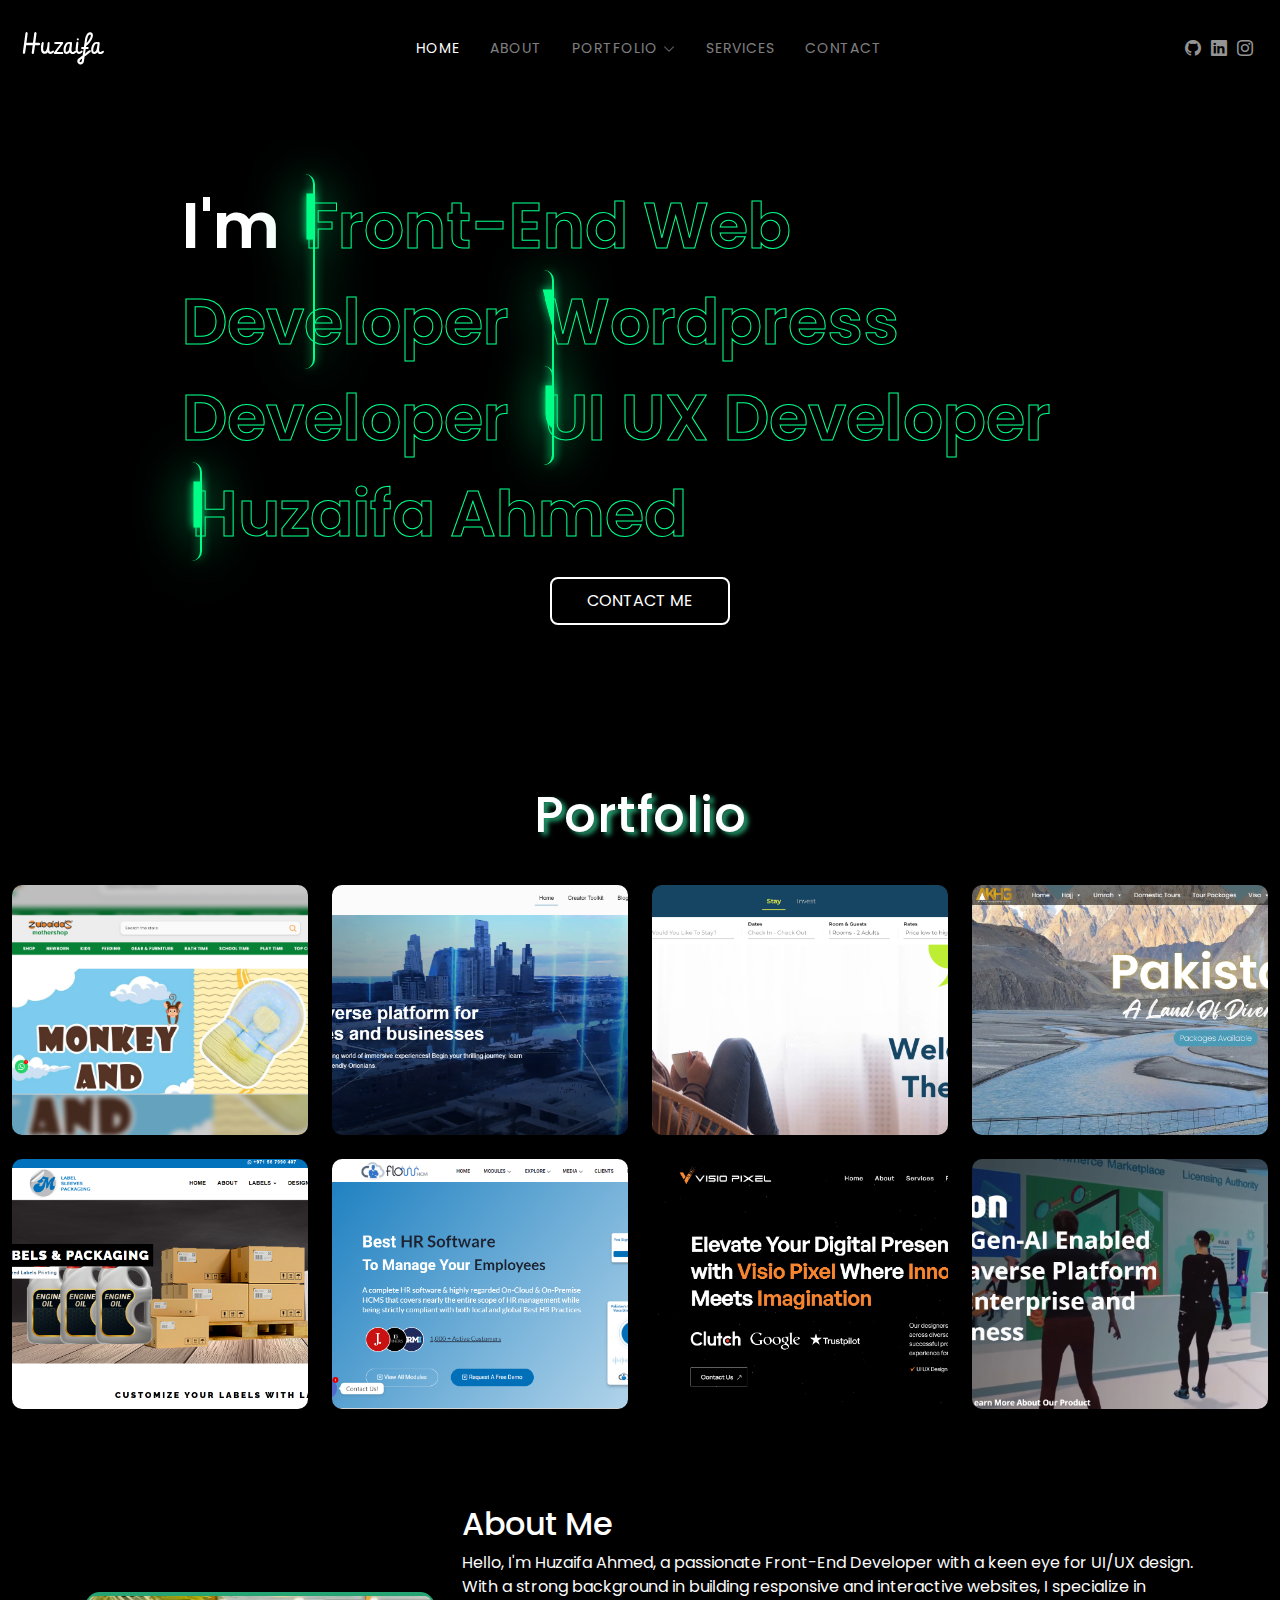
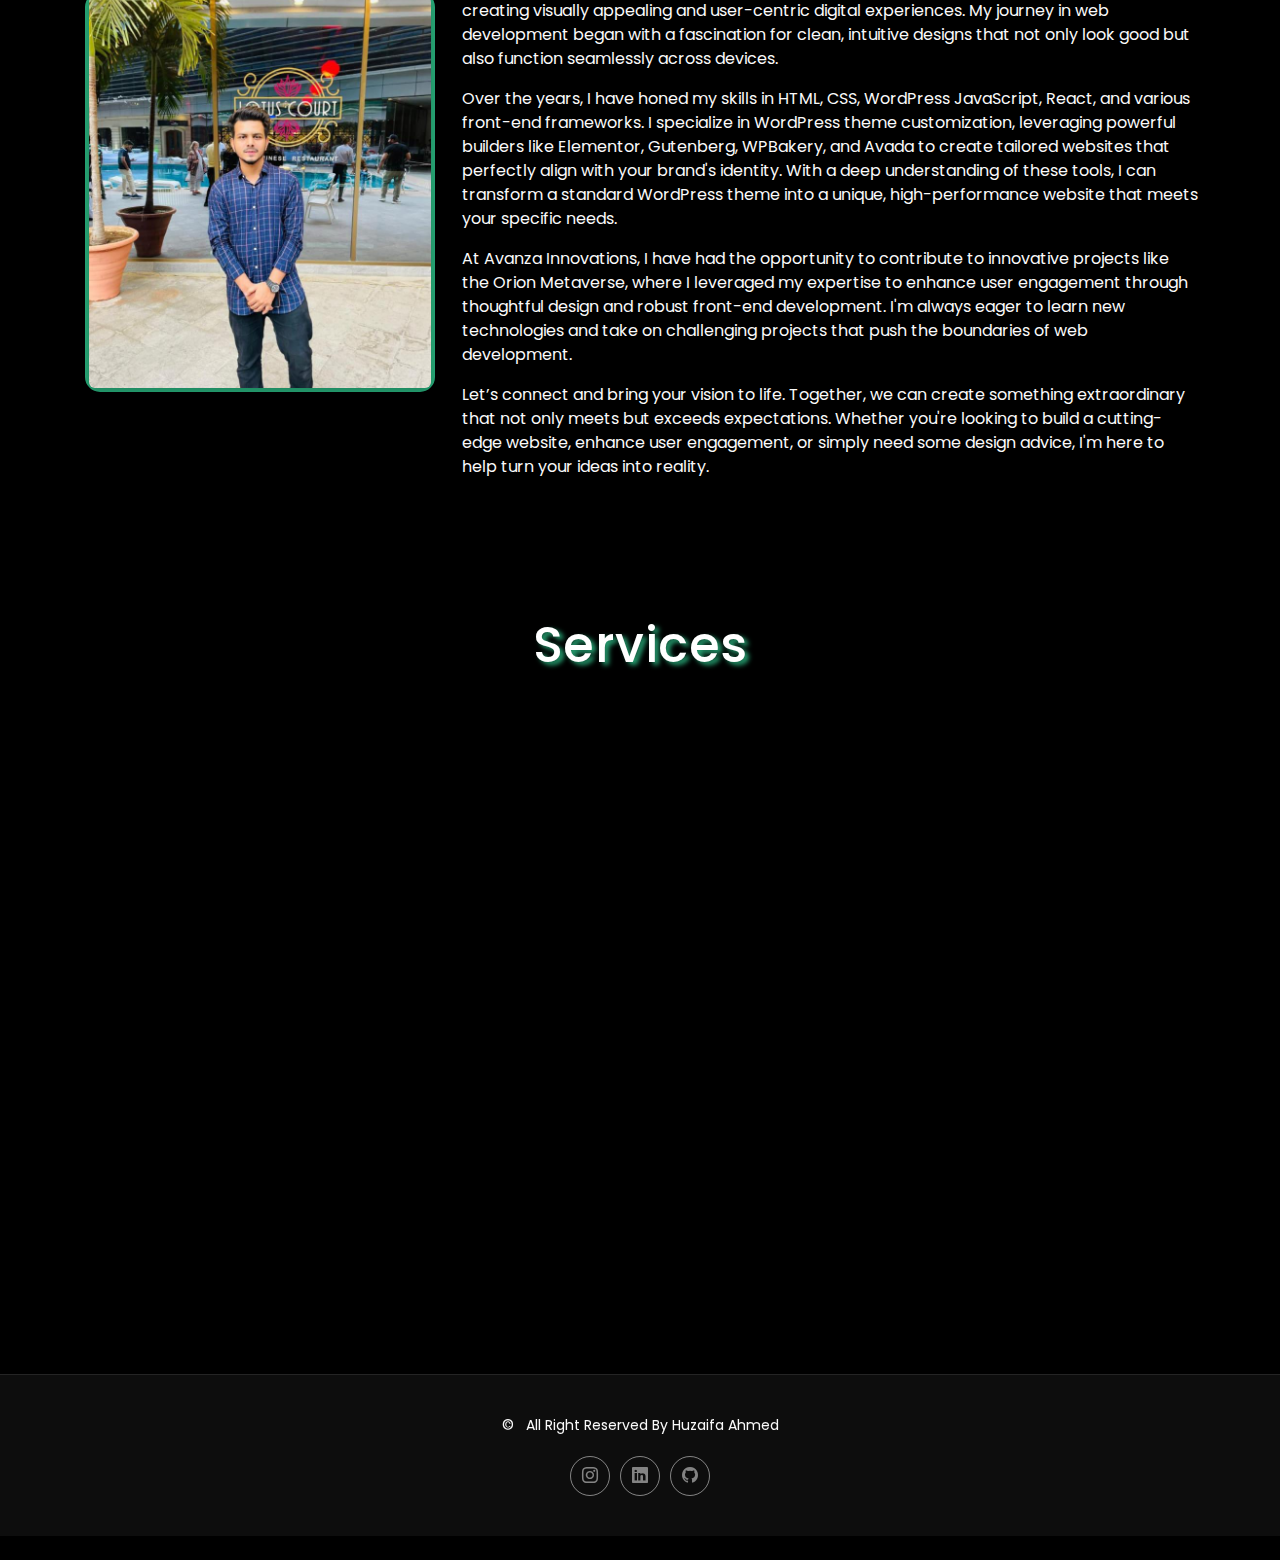
<file: index.html>
<!DOCTYPE html>
<html lang="en">

<head>
  <script async src="https://www.googletagmanager.com/gtag/js?id=G-QQMYQYWBP7"></script>
<script>
  window.dataLayer = window.dataLayer || [];
  function gtag(){dataLayer.push(arguments);}
  gtag('js', new Date());

  gtag('config', 'G-QQMYQYWBP7');
</script>
  <meta charset="utf-8">
  <meta content="width=device-width, initial-scale=1.0" name="viewport">
  <title>Huzaifa Ahmed Portfolio</title>
  <meta content="" name="description">
  <meta content="" name="keywords">

  <!-- Favicons -->
  <link href="assets/img/h-letter.svg" rel="icon">

  <!-- Fonts -->
  <link href="https://fonts.googleapis.com" rel="preconnect">
  <link href="https://fonts.gstatic.com" rel="preconnect" crossorigin>
  <link href="https://fonts.googleapis.com/css2?family=Roboto:ital,wght@0,100;0,300;0,400;0,500;0,700;0,900;1,100;1,300;1,400;1,500;1,700;1,900&family=Inter:wght@100;200;300;400;500;600;700;800;900&family=Cardo:ital,wght@0,400;0,700;1,400;1,700&display=swap" rel="stylesheet">

  <!-- Vendor CSS Files -->
  <link href="assets/vendor/bootstrap/css/bootstrap.min.css" rel="stylesheet">
  <link href="assets/vendor/bootstrap-icons/bootstrap-icons.css" rel="stylesheet">
  <link href="assets/vendor/aos/aos.css" rel="stylesheet">
  <link href="assets/vendor/glightbox/css/glightbox.min.css" rel="stylesheet">
  <link href="assets/vendor/swiper/swiper-bundle.min.css" rel="stylesheet">

  <!-- Main CSS File -->
  <link href="assets/css/main.css" rel="stylesheet">


</head>

<body class="index-page">

  <header id="header" class="header d-flex align-items-center sticky-top">
    <div class="container-fluid position-relative d-flex align-items-center justify-content-between">

      <a style="margin-left: 10px;" href="index.html" class="logo d-flex align-items-center me-auto me-xl-0">
        <!-- Uncomment the line below if you also wish to use an image logo -->
        <!-- <img src="assets/img/logo.png" alt=""> -->
       <svg width="82" height="33" viewBox="0 0 82 33" fill="none" xmlns="http://www.w3.org/2000/svg">
<path d="M69.1582 17.5537C69.1582 17.2327 69.1771 16.8929 69.2148 16.5342C69.4131 14.9105 69.9229 13.4709 70.7441 12.2153C71.7448 10.686 72.9484 9.92139 74.355 9.92139C74.9591 9.92139 75.4878 10.0394 75.9409 10.2754C76.1297 10.0488 76.3893 9.93083 76.7197 9.92139C76.9085 9.92139 77.0265 9.93555 77.0737 9.96387C77.4797 10.096 77.6826 10.4972 77.6826 11.1675C77.6826 11.4412 77.6354 12.0312 77.541 12.9375C77.2484 15.6185 77.1021 17.2847 77.1021 17.936C77.1021 18.3703 77.1917 18.7762 77.3711 19.1538C77.6354 19.7202 77.9847 20.0034 78.4189 20.0034C78.5039 20.0034 78.5936 19.994 78.688 19.9751C78.9712 19.9185 79.3771 19.7013 79.9058 19.3237C80.425 18.9461 80.8403 18.7573 81.1519 18.7573C81.2746 18.7573 81.402 18.7998 81.5342 18.8848C81.8079 19.0736 81.9448 19.3237 81.9448 19.6353C81.9165 20.1261 81.5436 20.6359 80.8262 21.1646C79.9671 21.7687 79.0562 22.0708 78.0933 22.0708C76.9038 22.0614 76.0259 21.4619 75.4595 20.2725C75.3273 20.4329 75.1763 20.5934 75.0063 20.7539C74.0718 21.6318 73.123 22.0708 72.1602 22.0708C71.556 22.0708 71.0321 21.915 70.5884 21.6035C69.6349 20.9049 69.1582 19.555 69.1582 17.5537ZM75.3887 12.895C75.3887 12.895 75.4217 12.5741 75.4878 11.9321C75.2801 11.8283 75.063 11.7764 74.8364 11.7764C74.6665 11.7764 74.4919 11.8 74.3125 11.8472C73.4346 12.0926 72.6935 12.9045 72.0894 14.2827C71.5513 15.5194 71.2822 16.7607 71.2822 18.0068C71.2822 18.054 71.2822 18.1012 71.2822 18.1484C71.3105 19.3001 71.6032 19.876 72.1602 19.876C72.4528 19.8665 72.8115 19.7061 73.2363 19.3945C73.6706 19.083 73.9868 18.7904 74.1851 18.5166C74.3078 18.3372 74.473 17.8133 74.6807 16.9448C75.0583 15.3306 75.2943 13.9806 75.3887 12.895Z" fill="white"/>
<path d="M60.2231 14.9058C60.2326 14.9058 60.2798 14.9058 60.3647 14.9058C60.9406 14.9152 61.4551 14.9199 61.9082 14.9199L62.8003 8.9585C63.6593 3.21891 65.3963 0.344401 68.0112 0.334961C68.5304 0.334961 68.9836 0.415202 69.3706 0.575684C70.3901 0.991048 70.8999 1.8737 70.8999 3.22363C70.8999 3.72396 70.8385 4.24788 70.7158 4.79541C70.2816 6.76839 69.1582 8.82161 67.3457 10.9551C66.2035 12.305 65.1367 13.3009 64.1455 13.9429L64.0039 14.9199H65.4624C65.6984 14.9199 65.9108 14.9671 66.0996 15.0615C66.4489 15.2409 66.6235 15.5382 66.6235 15.9536C66.6235 16.1235 66.5811 16.2887 66.4961 16.4492C66.279 16.7985 65.9297 16.9731 65.4482 16.9731H63.7065L63.041 21.646C65.5143 19.7674 66.8359 18.7526 67.0059 18.6016C67.3835 18.2995 67.7469 18.1484 68.0962 18.1484C68.2189 18.1484 68.3464 18.1909 68.4785 18.2759C68.7523 18.4647 68.8892 18.7054 68.8892 18.998C68.8797 19.4229 68.6201 19.8618 68.1104 20.3149C67.1097 21.1457 65.283 22.5806 62.6304 24.6196L61.9507 29.3208C61.8091 30.2648 61.4551 31.0106 60.8887 31.5581C60.2562 32.1528 59.4774 32.4502 58.5522 32.4502C57.6932 32.4502 56.9333 32.1245 56.2725 31.4731C55.6117 30.8218 55.2812 30.0854 55.2812 29.2642C55.2812 28.4712 55.4653 27.8151 55.8335 27.2959C56.0506 26.9938 56.4754 26.6021 57.1079 26.1206C57.1174 26.1112 57.1504 26.0876 57.207 26.0498C57.8206 25.5872 58.9629 24.7282 60.6338 23.4727L61.6108 16.9731H60.2231C60.1382 16.9731 60.0579 16.9684 59.9824 16.959C59.3688 16.8835 59.062 16.5483 59.062 15.9536C59.062 15.812 59.0809 15.6799 59.1187 15.5571C59.2791 15.1229 59.6473 14.9058 60.2231 14.9058ZM68.0396 2.47314C67.2371 2.50146 66.5527 3.16699 65.9863 4.46973C65.4954 5.62142 65.0659 7.51416 64.6978 10.1479C64.6411 10.6011 64.5986 10.9032 64.5703 11.0542C65.2028 10.45 65.8589 9.67594 66.5386 8.73193C68.0679 6.61735 68.8325 4.82845 68.8325 3.36523C68.8325 3.28971 68.8136 3.20003 68.7759 3.09619C68.6343 2.68083 68.3888 2.47314 68.0396 2.47314ZM59.9258 28.188C59.9258 28.188 60.006 27.6121 60.1665 26.4604C59.1847 27.2062 58.6655 27.6074 58.6089 27.6641C57.9292 28.1644 57.5846 28.6458 57.5752 29.1084C57.5752 29.2689 57.6035 29.4199 57.6602 29.5615C57.8206 29.9769 58.118 30.1846 58.5522 30.1846C58.7222 30.1846 58.8826 30.1562 59.0337 30.0996C59.4963 29.9108 59.7936 29.2736 59.9258 28.188Z" fill="white"/>
<path d="M56.3857 11.0259C56.3857 11.2996 56.3385 11.8896 56.2441 12.7959C55.9515 15.4769 55.8052 17.1431 55.8052 17.7944C55.8052 18.2287 55.8949 18.6346 56.0742 19.0122C56.3385 19.5786 56.6925 19.8618 57.1362 19.8618C57.2306 19.8618 57.3298 19.8524 57.4336 19.8335C57.7074 19.7674 58.1038 19.5456 58.623 19.168C59.1328 18.7904 59.5435 18.6016 59.855 18.6016C59.9871 18.6016 60.1193 18.6488 60.2515 18.7432C60.5158 18.932 60.6479 19.1821 60.6479 19.4937C60.6102 19.9751 60.2373 20.4849 59.5293 21.0229C58.6608 21.6271 57.7498 21.9292 56.7964 21.9292C55.994 21.9292 55.3285 21.6507 54.7998 21.0938C54.0068 20.2441 53.6104 18.8942 53.6104 17.0439C53.6104 16.4115 53.7378 15.1748 53.9927 13.334C54.106 12.4749 54.1862 11.8424 54.2334 11.4365C54.2428 11.3516 54.2523 11.2666 54.2617 11.1816C54.4128 10.2376 54.7998 9.76562 55.4229 9.76562C55.5267 9.76562 55.6305 9.77507 55.7344 9.79395C56.1686 9.89779 56.3857 10.3084 56.3857 11.0259ZM54.7715 7.31592C54.7715 7.146 54.8092 6.98551 54.8848 6.83447C55.0736 6.46631 55.3804 6.28223 55.8052 6.28223C55.9751 6.28223 56.1356 6.31999 56.2866 6.39551C56.6548 6.58431 56.8389 6.89111 56.8389 7.31592C56.8389 7.48584 56.8011 7.64632 56.7256 7.79736C56.5368 8.16553 56.23 8.34961 55.8052 8.34961C55.6353 8.34961 55.4748 8.31185 55.3237 8.23633C54.9556 8.04753 54.7715 7.74072 54.7715 7.31592Z" fill="white"/>
<path d="M41.5176 17.5537C41.5176 17.2327 41.5365 16.8929 41.5742 16.5342C41.7725 14.9105 42.2822 13.4709 43.1035 12.2153C44.1042 10.686 45.3078 9.92139 46.7144 9.92139C47.3185 9.92139 47.8472 10.0394 48.3003 10.2754C48.4891 10.0488 48.7487 9.93083 49.0791 9.92139C49.2679 9.92139 49.3859 9.93555 49.4331 9.96387C49.839 10.096 50.042 10.4972 50.042 11.1675C50.042 11.4412 49.9948 12.0312 49.9004 12.9375C49.6077 15.6185 49.4614 17.2847 49.4614 17.936C49.4614 18.3703 49.5511 18.7762 49.7305 19.1538C49.9948 19.7202 50.3441 20.0034 50.7783 20.0034C50.8633 20.0034 50.953 19.994 51.0474 19.9751C51.3306 19.9185 51.7365 19.7013 52.2651 19.3237C52.7843 18.9461 53.1997 18.7573 53.5112 18.7573C53.634 18.7573 53.7614 18.7998 53.8936 18.8848C54.1673 19.0736 54.3042 19.3237 54.3042 19.6353C54.2759 20.1261 53.903 20.6359 53.1855 21.1646C52.3265 21.7687 51.4155 22.0708 50.4526 22.0708C49.2632 22.0614 48.3853 21.4619 47.8188 20.2725C47.6867 20.4329 47.5356 20.5934 47.3657 20.7539C46.4312 21.6318 45.4824 22.0708 44.5195 22.0708C43.9154 22.0708 43.3914 21.915 42.9478 21.6035C41.9943 20.9049 41.5176 19.555 41.5176 17.5537ZM47.748 12.895C47.748 12.895 47.7811 12.5741 47.8472 11.9321C47.6395 11.8283 47.4224 11.7764 47.1958 11.7764C47.0259 11.7764 46.8512 11.8 46.6719 11.8472C45.7939 12.0926 45.0529 12.9045 44.4487 14.2827C43.9106 15.5194 43.6416 16.7607 43.6416 18.0068C43.6416 18.054 43.6416 18.1012 43.6416 18.1484C43.6699 19.3001 43.9626 19.876 44.5195 19.876C44.8122 19.8665 45.1709 19.7061 45.5957 19.3945C46.0299 19.083 46.3462 18.7904 46.5444 18.5166C46.6672 18.3372 46.8324 17.8133 47.04 16.9448C47.4176 15.3306 47.6536 13.9806 47.748 12.895Z" fill="white"/>
<path d="M32.2144 20.1167C32.2144 20.1167 34.2487 17.3838 38.3174 11.918H33.7295C33.418 11.918 33.1584 11.8991 32.9507 11.8613C32.3937 11.748 32.1152 11.4271 32.1152 10.8984C32.1152 10.8418 32.1247 10.7804 32.1436 10.7144C32.2757 10.214 32.7288 9.96387 33.5029 9.96387H40.1582C40.2904 9.96387 40.4131 9.98275 40.5264 10.0205C40.9512 10.1432 41.1636 10.4689 41.1636 10.9976C41.1636 11.1392 41.1164 11.3091 41.022 11.5073C40.937 11.6584 40.314 12.5269 39.1528 14.1128C37.5952 16.2557 36.1462 18.2523 34.8057 20.1025H40.2432C40.904 20.112 41.2438 20.4235 41.2627 21.0371C41.2627 21.1882 41.2344 21.325 41.1777 21.4478C41.0078 21.8159 40.4886 22 39.6201 22H32.8091C32.6675 22 32.5259 21.967 32.3843 21.9009C31.9972 21.7121 31.8037 21.4147 31.8037 21.0088C31.8037 20.9805 31.8037 20.9521 31.8037 20.9238C31.8226 20.7822 31.9595 20.5132 32.2144 20.1167Z" fill="white"/>
<path d="M25.3325 14.3394C25.408 13.7635 25.5024 12.6826 25.6157 11.0967C25.6252 11.0212 25.6346 10.9504 25.644 10.8843C25.7573 10.2896 26.1208 9.98275 26.7344 9.96387C26.7627 9.96387 26.7957 9.96859 26.8335 9.97803C27.3433 10.0347 27.5981 10.4312 27.5981 11.1675C27.5981 11.3563 27.5793 11.6395 27.5415 12.0171C27.5226 12.187 27.5085 12.3145 27.499 12.3994C27.3385 14.9577 27.2583 16.5767 27.2583 17.2563C27.2583 17.5018 27.2725 17.7472 27.3008 17.9927C27.4518 19.1916 27.8719 19.791 28.561 19.791C28.6554 19.791 28.7546 19.7816 28.8584 19.7627C29.1322 19.6966 29.5334 19.4748 30.062 19.0972C30.5812 18.7196 30.9966 18.5308 31.3081 18.5308C31.4308 18.5308 31.5488 18.5685 31.6621 18.644C31.9548 18.8234 32.1011 19.1019 32.1011 19.4795C32.1011 19.5078 32.0964 19.5456 32.0869 19.5928C32.0208 20.0459 31.6291 20.5132 30.9116 20.9946C30.0337 21.5894 29.1605 21.8867 28.292 21.8867C27.1214 21.8773 26.286 21.3439 25.7856 20.2866C24.9549 21.3062 23.8174 21.8206 22.373 21.8301C22.0332 21.8301 21.7122 21.7876 21.4102 21.7026C19.7581 21.2023 18.9321 19.3851 18.9321 16.251C18.9321 14.7406 19.0973 13.2207 19.4277 11.6914C19.4466 11.6159 19.4655 11.5356 19.4844 11.4507C19.777 10.4123 20.1924 9.89307 20.7305 9.89307C21.4007 9.90251 21.7453 10.2707 21.7642 10.9976C21.7642 11.1486 21.7217 11.4837 21.6367 12.0029C21.3063 14.1175 21.1411 15.6468 21.1411 16.5908C21.1411 18.5544 21.6414 19.5456 22.6421 19.5645C23.9354 19.555 24.8322 17.8133 25.3325 14.3394Z" fill="white"/>
<path d="M12.0078 20.8389C12.0078 20.8483 12.0031 20.8672 11.9937 20.8955C11.8898 21.6318 11.5122 22 10.8608 22C10.6343 22 10.436 21.9434 10.2661 21.8301C9.88851 21.5846 9.69971 21.1834 9.69971 20.6265L10.6626 13.1924H4.16309C3.79492 16.2038 3.4598 18.7526 3.15771 20.8389C3.02555 21.6035 2.63851 21.9906 1.99658 22C1.7889 22 1.60482 21.9481 1.44434 21.8442C1.04785 21.5894 0.849609 21.1787 0.849609 20.6123C0.90625 20.1214 1.45378 16.015 2.49219 8.29297C3.13411 3.5446 3.45508 1.15625 3.45508 1.12793C3.45508 0.986328 3.51172 0.821126 3.625 0.632324C3.87988 0.2264 4.19613 0.0234375 4.57373 0.0234375C4.75309 0.0234375 4.92301 0.070638 5.0835 0.165039C5.45166 0.382161 5.6499 0.703125 5.67822 1.12793L4.46045 10.8843C5.98031 10.8654 8.15153 10.856 10.9741 10.856C11.0685 10.0913 11.2384 8.78385 11.4839 6.93359C11.8143 4.48861 12.0692 2.55339 12.2485 1.12793C12.2674 0.986328 12.3052 0.844727 12.3618 0.703125C12.5695 0.25 12.9188 0.0234375 13.4097 0.0234375C13.589 0.0234375 13.7637 0.070638 13.9336 0.165039C14.3112 0.382161 14.5142 0.703125 14.5425 1.12793L13.3105 10.856H16.8789C17.096 10.856 17.299 10.8937 17.4878 10.9692C17.9598 11.1769 18.1958 11.5309 18.1958 12.0312C18.1958 12.1823 18.158 12.3333 18.0825 12.4844C17.8937 12.8714 17.5256 13.1074 16.978 13.1924H13.0273C12.4421 17.7425 12.1022 20.2913 12.0078 20.8389Z" fill="white"/>
</svg>      </a>

      <nav id="navmenu" class="navmenu">
        <ul>
          <li><a href="index.html" class="active">Home<br></a></li>
          <li><a href="#about">About</a></li>
          <li class="dropdown"><a href="#portfolio"><span>Portfolio</span> <i class="bi bi-chevron-down toggle-dropdown"></i></a>
            <ul>
              <li><a href="orion-portfolio.html">Orion</a></li>
              <li><a href="convo-portfolio.html">Convo</a></li>
              <li><a href="zubaidas-portfolio.html">Zubaidas</a></li>
              <li><a href="alkhair-portfolio.html">Al-Khair</a></li>
              <li><a href="flowhcm-portfolio.html">FlowHcm</a></li>
              <li><a href="visiopixel-portfolio.html">VisioPixel</a></li>
           
            </ul>
          </li>
          <li><a href="#services">Services</a></li>
          <li><a href="#contact">Contact</a></li>
        </ul>
        <i class="mobile-nav-toggle d-xl-none bi bi-list"></i>
      </nav>

      <div class="header-social-links">
       <a href="https://github.com/huzi49" class="github" target="_blank"><i class="bi bi-github"></i></a>
       <a href="https://www.linkedin.com/in/huzaifa-ahmed90/" class="linkedin" target="_blank"><i class="bi bi-linkedin"></i></a>
        <a href="https://www.instagram.com/huzaifaaayy/" class="instagram" target="_blank"><i class="bi bi-instagram"></i></a>


      </div>

    </div>
  </header>

  <main class="main">

    <!-- Hero Section -->
    <section class="container">

  <section class="section__container">

<!--     <h1>Huzaifa Ahmed</h1>
 -->    <div class="creative__text--animation-1 ">
      I'm
      <span style="--i: 0;" data-text="Front-End Web Developer">Front-End Web Developer</span>
      <span style="--i: 1;" data-text="Wordpress Developer">Wordpress Developer</span>
      <span style="--i: 2;" data-text="UI UX Developer">UI UX Developer</span>
      <span style="--i: 3;" data-text="Huzaifa Ahmed">Huzaifa Ahmed</span>
    </div>
    <div class="button-contact">
            <a href="#contact">Contact me</a>

    </div>



   


  </section>

</section><!-- /Hero Section -->

    <!-- Gallery Section -->
    <section id="portfolio" class="gallery section">
        <h2 style="    text-align: center;
    margin: 40px;
    font-size: 50px;
    letter-spacing: .5px;
    text-shadow: #27a776 4px 3px 5px;"> Portfolio</h2>
      <div class="container-fluid" data-aos="fade-up" data-aos-delay="100">

        <div class="row gy-4 justify-content-center">

          <div class="col-xl-3 col-lg-4 col-md-6">
            <div class="gallery-item h-100">
              <img src="assets/img/gallery/s4.png" class="img-fluid" alt="">
              <div class="gallery-links d-flex align-items-center justify-content-center">
                
                <a href="zubaidas-portfolio.html" class="details-link"><p class="bi bi-link-45deg">Explore More</p></a>
              </div>
            </div>
          </div><!-- End Gallery Item -->

          <div class="col-xl-3 col-lg-4 col-md-6">
            <div class="gallery-item h-100">
              <img src="assets/img/gallery/orion1.png" class="img-fluid" alt="">
              <div class="gallery-links d-flex align-items-center justify-content-center">
               
                <a href="orion-portfolio.html" class="details-link"><p class="bi bi-link-45deg">Explore More</p></a>
              </div>
            </div>
          </div><!-- End Gallery Item -->

          <div class="col-xl-3 col-lg-4 col-md-6">
            <div class="gallery-item h-100">
              <img src="assets/img/gallery/convo1.png" class="img-fluid" alt="">
              <div class="gallery-links d-flex align-items-center justify-content-center">
               
                <a href="convo-portfolio.html" class="details-link"><p class="bi bi-link-45deg">Explore More</p></a>
              </div>
            </div>
          </div><!-- End Gallery Item -->

          <div class="col-xl-3 col-lg-4 col-md-6">
            <div class="gallery-item h-100">
              <img src="assets/img/gallery/alkhair1.png" class="img-fluid" alt="">
              <div class="gallery-links d-flex align-items-center justify-content-center">
                <a href="alkhair-portfolio.html" class="details-link"><p class="bi bi-link-45deg">Explore More</p></a>

              </div>
            </div>
          </div><!-- End Gallery Item -->

          <div class="col-xl-3 col-lg-4 col-md-6">
            <div class="gallery-item h-100">
              <img src="assets/img/gallery/labelsuae1.png" class="img-fluid" alt="">
              <div class="gallery-links d-flex align-items-center justify-content-center">
                <a href="labelsuae-portfolio.html" class="details-link"><p class="bi bi-link-45deg">Explore More</p></a>
              </div>
            </div>
          </div><!-- End Gallery Item -->

          <div class="col-xl-3 col-lg-4 col-md-6">
            <div class="gallery-item h-100">
              <img src="assets/img/gallery/flowhcm1.png" class="img-fluid" alt="">
              <div class="gallery-links d-flex align-items-center justify-content-center">
                <a href="flowhcm-portfolio.html" class="details-link"><p class="bi bi-link-45deg">Explore More</p></a>
              </div>
            </div>
          </div><!-- End Gallery Item -->

          <div class="col-xl-3 col-lg-4 col-md-6">
            <div class="gallery-item h-100">
              <img src="assets/img/gallery/visio1.png" class="img-fluid" alt="">
              <div class="gallery-links d-flex align-items-center justify-content-center">
                <a href="visiopixel-portfolio.html" class="details-link"><p class="bi bi-link-45deg">Explore More</p></a>
              </div>
            </div>
          </div><!-- End Gallery Item -->

          <div class="col-xl-3 col-lg-4 col-md-6">
            <div class="gallery-item h-100">
              <img src="assets/img/gallery/orionlanding.png" class="img-fluid" alt="">
              <div class="gallery-links d-flex align-items-center justify-content-center">
                <a href="avanza-orion-landing-portfolio.html" class="details-link"><p class="bi bi-link-45deg">Explore More</p></a>
              </div>
            </div>
          </div><!-- End Gallery Item -->

        </div>

      </div>

    </section><!-- /Gallery Section -->

     
<section id="about" class="about-me-section">
    <div class="container">
        <div class="row align-items-center">
            <!-- Column for Image -->
            <div class="d-flex justify-content-center col-lg-4">
                <div class="about-me-image">
                    <img src="assets/img/gallery/huzaifa1.jpeg" alt="Huzaifa Ahmed - Front-End Developer" class="img-fluid rounded">
                </div>
            </div>
            
            <!-- Column for Content -->
            <div class="col-lg-8">
                <div class="about-me-content">
                    <h2 class="mt-3">About Me</h2>
                    <p>
                        Hello, I'm Huzaifa Ahmed, a passionate Front-End Developer with a keen eye for UI/UX design. With a strong background in building responsive and interactive websites, I specialize in creating visually appealing and user-centric digital experiences. My journey in web development began with a fascination for clean, intuitive designs that not only look good but also function seamlessly across devices.
                    </p>
                    <p>
                        Over the years, I have honed my skills in HTML, CSS, WordPress JavaScript, React, and various front-end frameworks. I specialize in WordPress theme customization, leveraging powerful builders like Elementor, Gutenberg, WPBakery, and Avada to create tailored websites that perfectly align with your brand's identity. With a deep understanding of these tools, I can transform a standard WordPress theme into a unique, high-performance website that meets your specific needs.



                    </p>
                    <p>
                        At Avanza Innovations, I have had the opportunity to contribute to innovative projects like the Orion Metaverse, where I leveraged my expertise to enhance user engagement through thoughtful design and robust front-end development. I'm always eager to learn new technologies and take on challenging projects that push the boundaries of web development.
                    </p>
                    <p>
                        Let’s connect and bring your vision to life. Together, we can create something extraordinary that not only meets but exceeds expectations. Whether you're looking to build a cutting-edge website, enhance user engagement, or simply need some design advice, I'm here to help turn your ideas into reality.
                    </p>
<!-- <a id="cmd" style="    background: #27a776;
    border: none;" href="assets/img/gallery/Huzaifa-Resume-Frontend.pdf" class="btn btn-primary mt-3" target="_blank" >Download Resume</a> -->
                </div>
            </div>
        </div>
    </div>
</section>

 <section id="services" class="services section">
    <h2 style="    text-align: center;
    margin: 40px;
    font-size: 50px;
    letter-spacing: .5px;
    text-shadow: #27a776 4px 3px 5px;"> Services</h2>

      <div class="container">

        <div class="row gy-4">

          <div class="col-xl-4 col-md-6 d-flex" data-aos="fade-up" data-aos-delay="100">
            <div class="service-item position-relative">
              <div class="icon"><i class="bi bi-code-slash"></i></div>
              <h4><a href="" class="stretched-link">Front-End Web Development</a></h4>
              <p>Building engaging and responsive UIs with modern React libraries like Redux, React Router, and Styled Components, while managing code with Git and collaborating via GitHub.</p>
            </div>
          </div><!-- End Service Item -->

          <div class="col-xl-4 col-md-6 d-flex" data-aos="fade-up" data-aos-delay="200">
            <div class="service-item position-relative">
              <div class="icon"><i class="bi bi-code-slash"></i></div>
              <h4><a href="" class="stretched-link">WordPress Development</a></h4>
              <p>Developing dynamic WordPress sites using page builders like Elementor and WPBakery, with custom themes and plugins tailored to client needs.</p>
            </div>
          </div><!-- End Service Item -->

          <div class="col-xl-4 col-md-6 d-flex" data-aos="fade-up" data-aos-delay="300">
            <div class="service-item position-relative">
              <div class="icon"><i class="bi bi-code-slash"></i>
</div>
              <h4><a href="" class="stretched-link">UI/UX Development</a></h4>
              <p>Transforming designs into functional websites using HTML and CSS, with UI/UX development based on Figma and converting PSD to HTML for seamless design integration.</p>
            </div>
          </div><!-- End Service Item -->

        

        </div>

      </div>

    </section><!-- /Services Section -->
     <section id="contact" class="contact section">

      <div class="container" data-aos="fade-up" data-aos-delay="100">

        <div class="info-wrap" data-aos="fade-up" data-aos-delay="200">
          <div class="row gy-5">

            <div class="col-lg-4">
              <div class="info-item d-flex align-items-center">
                <i class="bi bi-geo-alt flex-shrink-0"></i>
                <div>
                  <h3>Location</h3>
                  <p>Karachi, Pakistan</p>
                </div>
              </div>
            </div><!-- End Info Item -->

            <div class="col-lg-4">
              <div class="info-item d-flex align-items-center">
                <i class="bi bi-telephone flex-shrink-0"></i>
                <div>
                  <h3>Call</h3>
                      <a style="letter-spacing: .5px;" class="d-block" href="tel:+923433087961">+923433087961</a>
                                            <a style="letter-spacing: .5px;" href="tel:+923390090012">+923390090012</a>


                </div>
              </div>
            </div><!-- End Info Item -->

            <div class="col-lg-4">
              <div class="info-item d-flex align-items-center">
                <i class="bi bi-envelope flex-shrink-0"></i>
                <div>
                  <h3>Email</h3>
                  <p>uiux.huzaifaahmed@gmail.com</p>
                </div>
              </div>
            </div><!-- End Info Item -->
               

          </div>
        </div>

      </div>

    </section>


  </main>

  <footer id="footer" class="footer">

    <div class="container">
      <div class="copyright text-center ">
        <p>©  <strong class="px-1 sitename"></strong> <span>All Right Reserved By Huzaifa Ahmed</span></p>
      </div>
      <div class="social-links d-flex justify-content-center">
        <a href="https://www.instagram.com/huzaifaaayy/" class="instagram" target="_blank"><i class="bi bi-instagram"></i></a>
 <a href="https://www.linkedin.com/in/huzaifa-ahmed90/" class="linkedin" target="_blank"><i class="bi bi-linkedin"></i></a>     
 <a href="https://github.com/huzi49" class="github" target="_blank"><i class="bi bi-github"></i></a> </div>
     
    </div>

  </footer>

  <!-- Scroll Top -->
  <a href="#" id="scroll-top" class="scroll-top d-flex align-items-center justify-content-center"><i class="bi bi-arrow-up-short"></i></a>

  <!-- Preloader -->
  <div id="preloader">
    <div class="line"></div>
  </div>

  <!-- Vendor JS Files -->
  <script src="assets/vendor/bootstrap/js/bootstrap.bundle.min.js"></script>
  <script src="assets/vendor/php-email-form/validate.js"></script>
  <script src="assets/vendor/aos/aos.js"></script>
  <script src="assets/vendor/glightbox/js/glightbox.min.js"></script>
  <script src="assets/vendor/swiper/swiper-bundle.min.js"></script>

  <!-- Main JS File -->
   



​<script type="text/javaScript">function testKeyCode(e) {var keycode;if (window.event) keycode = window.event.keyCode;else if (e) keycode = e.which;var e = e || window.event;
           if (e.ctrlKey &&
                  (e.keyCode === 67 ||
                   e.keyCode === 86 ||
                   e.keyCode === 85 ||
                   e.keyCode === 117)) {
    alert('This website is protected against attempts to clone. Your IP has been duly recorded on our server and if you persist it will be forwarded to the competent authorities');
   return false;
   } else {
    return true;
   }
}
document.onkeydown = testKeyCode;
</script>
  <script src="assets/js/main.js"></script>

</body>

</html>
</file>
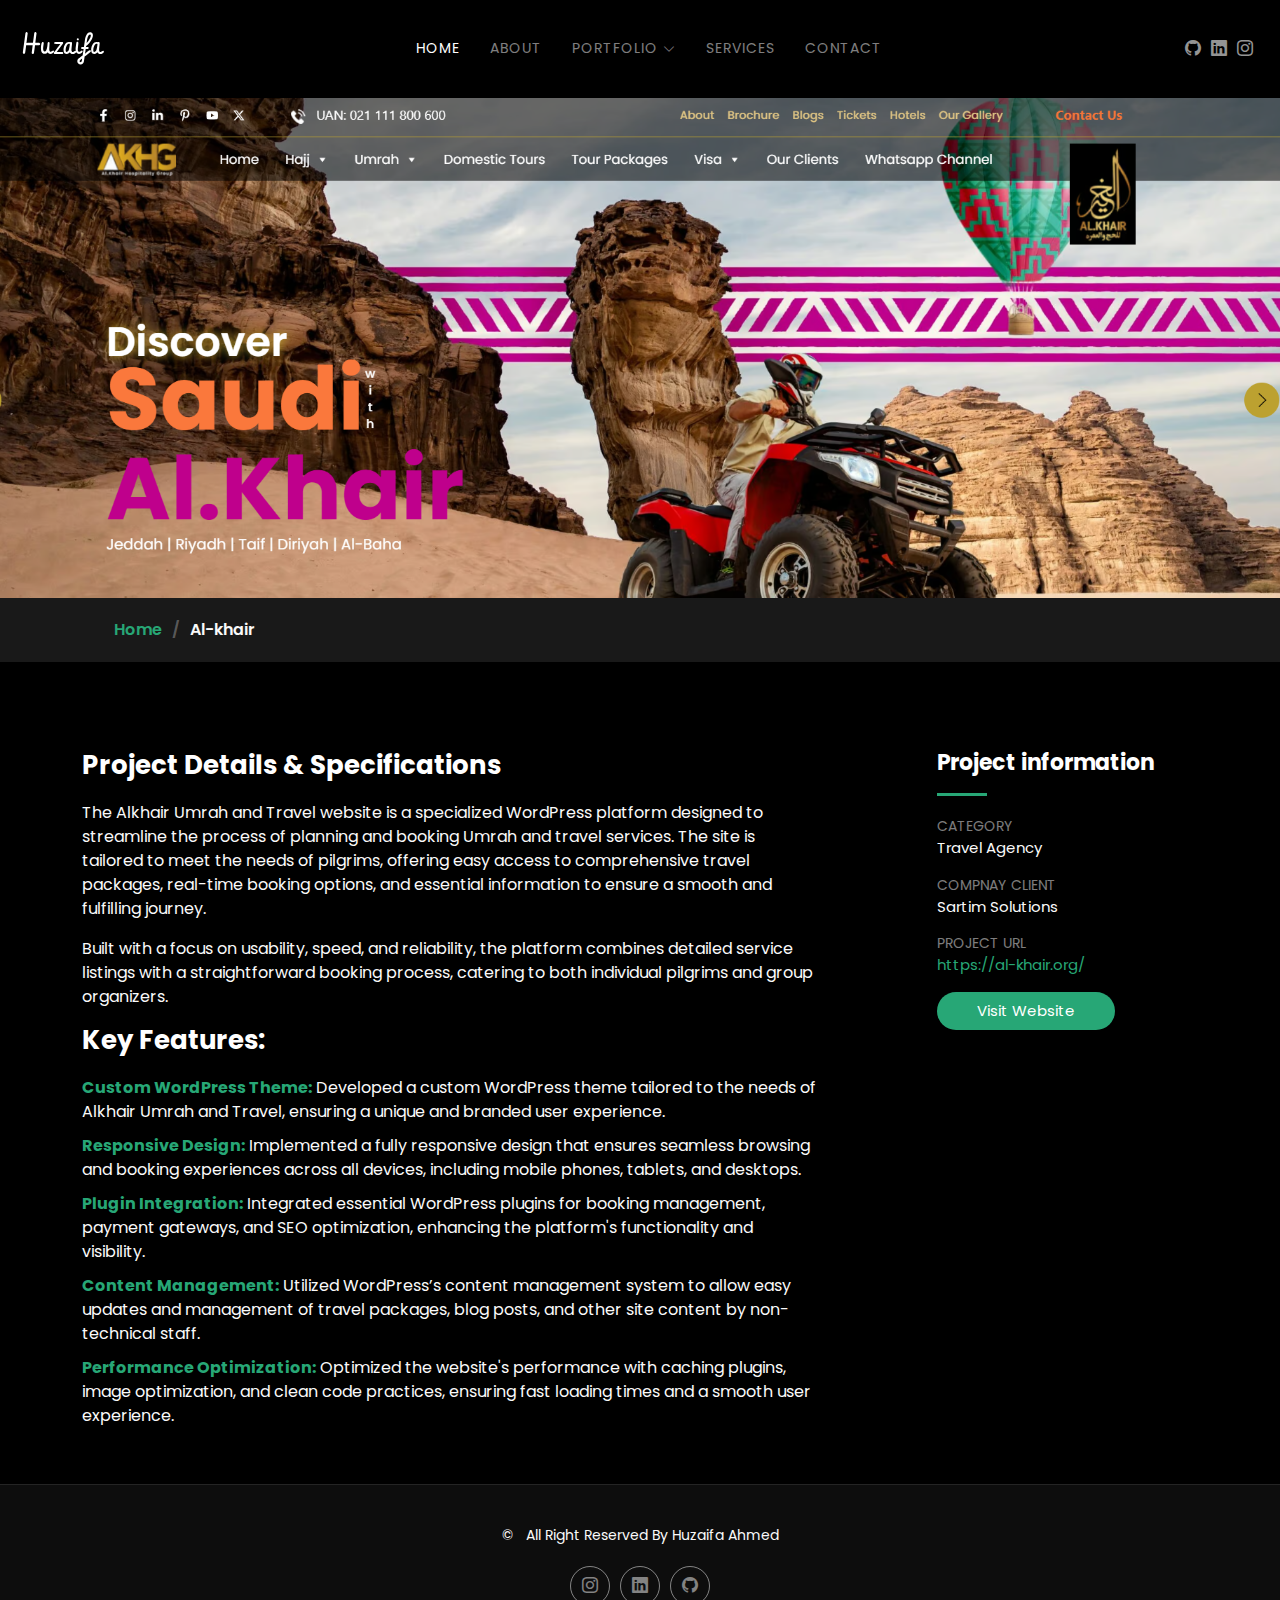
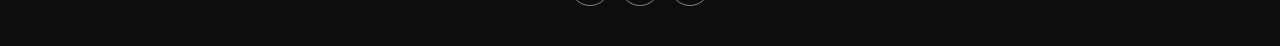
<file: alkhair-portfolio.html>
<!DOCTYPE html>
<html lang="en">

<head>
  <meta charset="utf-8">
  <meta content="width=device-width, initial-scale=1.0" name="viewport">
  <title>Al-khair - Portfolio</title>
  <meta content="" name="description">
  <meta content="" name="keywords">

  <!-- Favicons -->
  <link href="assets/img/h-letter.svg" rel="icon">

  <!-- Fonts -->
  <link href="https://fonts.googleapis.com" rel="preconnect">
  <link href="https://fonts.gstatic.com" rel="preconnect" crossorigin>
  <link href="https://fonts.googleapis.com/css2?family=Roboto:ital,wght@0,100;0,300;0,400;0,500;0,700;0,900;1,100;1,300;1,400;1,500;1,700;1,900&family=Inter:wght@100;200;300;400;500;600;700;800;900&family=Cardo:ital,wght@0,400;0,700;1,400;1,700&display=swap" rel="stylesheet">

  <!-- Vendor CSS Files -->
  <link href="assets/vendor/bootstrap/css/bootstrap.min.css" rel="stylesheet">
  <link href="assets/vendor/bootstrap-icons/bootstrap-icons.css" rel="stylesheet">
  <link href="assets/vendor/aos/aos.css" rel="stylesheet">
  <link href="assets/vendor/glightbox/css/glightbox.min.css" rel="stylesheet">
  <link href="assets/vendor/swiper/swiper-bundle.min.css" rel="stylesheet">

  <!-- Main CSS File -->
  <link href="assets/css/main.css" rel="stylesheet">

  <!-- =======================================================
  * Template Name: PhotoFolio
  * Template URL: https://bootstrapmade.com/photofolio-bootstrap-photography-website-template/
  * Updated: Jun 29 2024 with Bootstrap v5.3.3
  * Author: BootstrapMade.com
  * License: https://bootstrapmade.com/license/
  ======================================================== -->
</head>

<body class="gallery-single-page">

  <header id="header" class="header d-flex align-items-center sticky-top">
    <div class="container-fluid position-relative d-flex align-items-center justify-content-between">

    <a style="margin-left: 10px;" href="index.html" class="logo d-flex align-items-center me-auto me-xl-0">
        <!-- Uncomment the line below if you also wish to use an image logo -->
        <!-- <img src="assets/img/logo.png" alt=""> -->
       <svg width="82" height="33" viewBox="0 0 82 33" fill="none" xmlns="http://www.w3.org/2000/svg">
<path d="M69.1582 17.5537C69.1582 17.2327 69.1771 16.8929 69.2148 16.5342C69.4131 14.9105 69.9229 13.4709 70.7441 12.2153C71.7448 10.686 72.9484 9.92139 74.355 9.92139C74.9591 9.92139 75.4878 10.0394 75.9409 10.2754C76.1297 10.0488 76.3893 9.93083 76.7197 9.92139C76.9085 9.92139 77.0265 9.93555 77.0737 9.96387C77.4797 10.096 77.6826 10.4972 77.6826 11.1675C77.6826 11.4412 77.6354 12.0312 77.541 12.9375C77.2484 15.6185 77.1021 17.2847 77.1021 17.936C77.1021 18.3703 77.1917 18.7762 77.3711 19.1538C77.6354 19.7202 77.9847 20.0034 78.4189 20.0034C78.5039 20.0034 78.5936 19.994 78.688 19.9751C78.9712 19.9185 79.3771 19.7013 79.9058 19.3237C80.425 18.9461 80.8403 18.7573 81.1519 18.7573C81.2746 18.7573 81.402 18.7998 81.5342 18.8848C81.8079 19.0736 81.9448 19.3237 81.9448 19.6353C81.9165 20.1261 81.5436 20.6359 80.8262 21.1646C79.9671 21.7687 79.0562 22.0708 78.0933 22.0708C76.9038 22.0614 76.0259 21.4619 75.4595 20.2725C75.3273 20.4329 75.1763 20.5934 75.0063 20.7539C74.0718 21.6318 73.123 22.0708 72.1602 22.0708C71.556 22.0708 71.0321 21.915 70.5884 21.6035C69.6349 20.9049 69.1582 19.555 69.1582 17.5537ZM75.3887 12.895C75.3887 12.895 75.4217 12.5741 75.4878 11.9321C75.2801 11.8283 75.063 11.7764 74.8364 11.7764C74.6665 11.7764 74.4919 11.8 74.3125 11.8472C73.4346 12.0926 72.6935 12.9045 72.0894 14.2827C71.5513 15.5194 71.2822 16.7607 71.2822 18.0068C71.2822 18.054 71.2822 18.1012 71.2822 18.1484C71.3105 19.3001 71.6032 19.876 72.1602 19.876C72.4528 19.8665 72.8115 19.7061 73.2363 19.3945C73.6706 19.083 73.9868 18.7904 74.1851 18.5166C74.3078 18.3372 74.473 17.8133 74.6807 16.9448C75.0583 15.3306 75.2943 13.9806 75.3887 12.895Z" fill="white"/>
<path d="M60.2231 14.9058C60.2326 14.9058 60.2798 14.9058 60.3647 14.9058C60.9406 14.9152 61.4551 14.9199 61.9082 14.9199L62.8003 8.9585C63.6593 3.21891 65.3963 0.344401 68.0112 0.334961C68.5304 0.334961 68.9836 0.415202 69.3706 0.575684C70.3901 0.991048 70.8999 1.8737 70.8999 3.22363C70.8999 3.72396 70.8385 4.24788 70.7158 4.79541C70.2816 6.76839 69.1582 8.82161 67.3457 10.9551C66.2035 12.305 65.1367 13.3009 64.1455 13.9429L64.0039 14.9199H65.4624C65.6984 14.9199 65.9108 14.9671 66.0996 15.0615C66.4489 15.2409 66.6235 15.5382 66.6235 15.9536C66.6235 16.1235 66.5811 16.2887 66.4961 16.4492C66.279 16.7985 65.9297 16.9731 65.4482 16.9731H63.7065L63.041 21.646C65.5143 19.7674 66.8359 18.7526 67.0059 18.6016C67.3835 18.2995 67.7469 18.1484 68.0962 18.1484C68.2189 18.1484 68.3464 18.1909 68.4785 18.2759C68.7523 18.4647 68.8892 18.7054 68.8892 18.998C68.8797 19.4229 68.6201 19.8618 68.1104 20.3149C67.1097 21.1457 65.283 22.5806 62.6304 24.6196L61.9507 29.3208C61.8091 30.2648 61.4551 31.0106 60.8887 31.5581C60.2562 32.1528 59.4774 32.4502 58.5522 32.4502C57.6932 32.4502 56.9333 32.1245 56.2725 31.4731C55.6117 30.8218 55.2812 30.0854 55.2812 29.2642C55.2812 28.4712 55.4653 27.8151 55.8335 27.2959C56.0506 26.9938 56.4754 26.6021 57.1079 26.1206C57.1174 26.1112 57.1504 26.0876 57.207 26.0498C57.8206 25.5872 58.9629 24.7282 60.6338 23.4727L61.6108 16.9731H60.2231C60.1382 16.9731 60.0579 16.9684 59.9824 16.959C59.3688 16.8835 59.062 16.5483 59.062 15.9536C59.062 15.812 59.0809 15.6799 59.1187 15.5571C59.2791 15.1229 59.6473 14.9058 60.2231 14.9058ZM68.0396 2.47314C67.2371 2.50146 66.5527 3.16699 65.9863 4.46973C65.4954 5.62142 65.0659 7.51416 64.6978 10.1479C64.6411 10.6011 64.5986 10.9032 64.5703 11.0542C65.2028 10.45 65.8589 9.67594 66.5386 8.73193C68.0679 6.61735 68.8325 4.82845 68.8325 3.36523C68.8325 3.28971 68.8136 3.20003 68.7759 3.09619C68.6343 2.68083 68.3888 2.47314 68.0396 2.47314ZM59.9258 28.188C59.9258 28.188 60.006 27.6121 60.1665 26.4604C59.1847 27.2062 58.6655 27.6074 58.6089 27.6641C57.9292 28.1644 57.5846 28.6458 57.5752 29.1084C57.5752 29.2689 57.6035 29.4199 57.6602 29.5615C57.8206 29.9769 58.118 30.1846 58.5522 30.1846C58.7222 30.1846 58.8826 30.1562 59.0337 30.0996C59.4963 29.9108 59.7936 29.2736 59.9258 28.188Z" fill="white"/>
<path d="M56.3857 11.0259C56.3857 11.2996 56.3385 11.8896 56.2441 12.7959C55.9515 15.4769 55.8052 17.1431 55.8052 17.7944C55.8052 18.2287 55.8949 18.6346 56.0742 19.0122C56.3385 19.5786 56.6925 19.8618 57.1362 19.8618C57.2306 19.8618 57.3298 19.8524 57.4336 19.8335C57.7074 19.7674 58.1038 19.5456 58.623 19.168C59.1328 18.7904 59.5435 18.6016 59.855 18.6016C59.9871 18.6016 60.1193 18.6488 60.2515 18.7432C60.5158 18.932 60.6479 19.1821 60.6479 19.4937C60.6102 19.9751 60.2373 20.4849 59.5293 21.0229C58.6608 21.6271 57.7498 21.9292 56.7964 21.9292C55.994 21.9292 55.3285 21.6507 54.7998 21.0938C54.0068 20.2441 53.6104 18.8942 53.6104 17.0439C53.6104 16.4115 53.7378 15.1748 53.9927 13.334C54.106 12.4749 54.1862 11.8424 54.2334 11.4365C54.2428 11.3516 54.2523 11.2666 54.2617 11.1816C54.4128 10.2376 54.7998 9.76562 55.4229 9.76562C55.5267 9.76562 55.6305 9.77507 55.7344 9.79395C56.1686 9.89779 56.3857 10.3084 56.3857 11.0259ZM54.7715 7.31592C54.7715 7.146 54.8092 6.98551 54.8848 6.83447C55.0736 6.46631 55.3804 6.28223 55.8052 6.28223C55.9751 6.28223 56.1356 6.31999 56.2866 6.39551C56.6548 6.58431 56.8389 6.89111 56.8389 7.31592C56.8389 7.48584 56.8011 7.64632 56.7256 7.79736C56.5368 8.16553 56.23 8.34961 55.8052 8.34961C55.6353 8.34961 55.4748 8.31185 55.3237 8.23633C54.9556 8.04753 54.7715 7.74072 54.7715 7.31592Z" fill="white"/>
<path d="M41.5176 17.5537C41.5176 17.2327 41.5365 16.8929 41.5742 16.5342C41.7725 14.9105 42.2822 13.4709 43.1035 12.2153C44.1042 10.686 45.3078 9.92139 46.7144 9.92139C47.3185 9.92139 47.8472 10.0394 48.3003 10.2754C48.4891 10.0488 48.7487 9.93083 49.0791 9.92139C49.2679 9.92139 49.3859 9.93555 49.4331 9.96387C49.839 10.096 50.042 10.4972 50.042 11.1675C50.042 11.4412 49.9948 12.0312 49.9004 12.9375C49.6077 15.6185 49.4614 17.2847 49.4614 17.936C49.4614 18.3703 49.5511 18.7762 49.7305 19.1538C49.9948 19.7202 50.3441 20.0034 50.7783 20.0034C50.8633 20.0034 50.953 19.994 51.0474 19.9751C51.3306 19.9185 51.7365 19.7013 52.2651 19.3237C52.7843 18.9461 53.1997 18.7573 53.5112 18.7573C53.634 18.7573 53.7614 18.7998 53.8936 18.8848C54.1673 19.0736 54.3042 19.3237 54.3042 19.6353C54.2759 20.1261 53.903 20.6359 53.1855 21.1646C52.3265 21.7687 51.4155 22.0708 50.4526 22.0708C49.2632 22.0614 48.3853 21.4619 47.8188 20.2725C47.6867 20.4329 47.5356 20.5934 47.3657 20.7539C46.4312 21.6318 45.4824 22.0708 44.5195 22.0708C43.9154 22.0708 43.3914 21.915 42.9478 21.6035C41.9943 20.9049 41.5176 19.555 41.5176 17.5537ZM47.748 12.895C47.748 12.895 47.7811 12.5741 47.8472 11.9321C47.6395 11.8283 47.4224 11.7764 47.1958 11.7764C47.0259 11.7764 46.8512 11.8 46.6719 11.8472C45.7939 12.0926 45.0529 12.9045 44.4487 14.2827C43.9106 15.5194 43.6416 16.7607 43.6416 18.0068C43.6416 18.054 43.6416 18.1012 43.6416 18.1484C43.6699 19.3001 43.9626 19.876 44.5195 19.876C44.8122 19.8665 45.1709 19.7061 45.5957 19.3945C46.0299 19.083 46.3462 18.7904 46.5444 18.5166C46.6672 18.3372 46.8324 17.8133 47.04 16.9448C47.4176 15.3306 47.6536 13.9806 47.748 12.895Z" fill="white"/>
<path d="M32.2144 20.1167C32.2144 20.1167 34.2487 17.3838 38.3174 11.918H33.7295C33.418 11.918 33.1584 11.8991 32.9507 11.8613C32.3937 11.748 32.1152 11.4271 32.1152 10.8984C32.1152 10.8418 32.1247 10.7804 32.1436 10.7144C32.2757 10.214 32.7288 9.96387 33.5029 9.96387H40.1582C40.2904 9.96387 40.4131 9.98275 40.5264 10.0205C40.9512 10.1432 41.1636 10.4689 41.1636 10.9976C41.1636 11.1392 41.1164 11.3091 41.022 11.5073C40.937 11.6584 40.314 12.5269 39.1528 14.1128C37.5952 16.2557 36.1462 18.2523 34.8057 20.1025H40.2432C40.904 20.112 41.2438 20.4235 41.2627 21.0371C41.2627 21.1882 41.2344 21.325 41.1777 21.4478C41.0078 21.8159 40.4886 22 39.6201 22H32.8091C32.6675 22 32.5259 21.967 32.3843 21.9009C31.9972 21.7121 31.8037 21.4147 31.8037 21.0088C31.8037 20.9805 31.8037 20.9521 31.8037 20.9238C31.8226 20.7822 31.9595 20.5132 32.2144 20.1167Z" fill="white"/>
<path d="M25.3325 14.3394C25.408 13.7635 25.5024 12.6826 25.6157 11.0967C25.6252 11.0212 25.6346 10.9504 25.644 10.8843C25.7573 10.2896 26.1208 9.98275 26.7344 9.96387C26.7627 9.96387 26.7957 9.96859 26.8335 9.97803C27.3433 10.0347 27.5981 10.4312 27.5981 11.1675C27.5981 11.3563 27.5793 11.6395 27.5415 12.0171C27.5226 12.187 27.5085 12.3145 27.499 12.3994C27.3385 14.9577 27.2583 16.5767 27.2583 17.2563C27.2583 17.5018 27.2725 17.7472 27.3008 17.9927C27.4518 19.1916 27.8719 19.791 28.561 19.791C28.6554 19.791 28.7546 19.7816 28.8584 19.7627C29.1322 19.6966 29.5334 19.4748 30.062 19.0972C30.5812 18.7196 30.9966 18.5308 31.3081 18.5308C31.4308 18.5308 31.5488 18.5685 31.6621 18.644C31.9548 18.8234 32.1011 19.1019 32.1011 19.4795C32.1011 19.5078 32.0964 19.5456 32.0869 19.5928C32.0208 20.0459 31.6291 20.5132 30.9116 20.9946C30.0337 21.5894 29.1605 21.8867 28.292 21.8867C27.1214 21.8773 26.286 21.3439 25.7856 20.2866C24.9549 21.3062 23.8174 21.8206 22.373 21.8301C22.0332 21.8301 21.7122 21.7876 21.4102 21.7026C19.7581 21.2023 18.9321 19.3851 18.9321 16.251C18.9321 14.7406 19.0973 13.2207 19.4277 11.6914C19.4466 11.6159 19.4655 11.5356 19.4844 11.4507C19.777 10.4123 20.1924 9.89307 20.7305 9.89307C21.4007 9.90251 21.7453 10.2707 21.7642 10.9976C21.7642 11.1486 21.7217 11.4837 21.6367 12.0029C21.3063 14.1175 21.1411 15.6468 21.1411 16.5908C21.1411 18.5544 21.6414 19.5456 22.6421 19.5645C23.9354 19.555 24.8322 17.8133 25.3325 14.3394Z" fill="white"/>
<path d="M12.0078 20.8389C12.0078 20.8483 12.0031 20.8672 11.9937 20.8955C11.8898 21.6318 11.5122 22 10.8608 22C10.6343 22 10.436 21.9434 10.2661 21.8301C9.88851 21.5846 9.69971 21.1834 9.69971 20.6265L10.6626 13.1924H4.16309C3.79492 16.2038 3.4598 18.7526 3.15771 20.8389C3.02555 21.6035 2.63851 21.9906 1.99658 22C1.7889 22 1.60482 21.9481 1.44434 21.8442C1.04785 21.5894 0.849609 21.1787 0.849609 20.6123C0.90625 20.1214 1.45378 16.015 2.49219 8.29297C3.13411 3.5446 3.45508 1.15625 3.45508 1.12793C3.45508 0.986328 3.51172 0.821126 3.625 0.632324C3.87988 0.2264 4.19613 0.0234375 4.57373 0.0234375C4.75309 0.0234375 4.92301 0.070638 5.0835 0.165039C5.45166 0.382161 5.6499 0.703125 5.67822 1.12793L4.46045 10.8843C5.98031 10.8654 8.15153 10.856 10.9741 10.856C11.0685 10.0913 11.2384 8.78385 11.4839 6.93359C11.8143 4.48861 12.0692 2.55339 12.2485 1.12793C12.2674 0.986328 12.3052 0.844727 12.3618 0.703125C12.5695 0.25 12.9188 0.0234375 13.4097 0.0234375C13.589 0.0234375 13.7637 0.070638 13.9336 0.165039C14.3112 0.382161 14.5142 0.703125 14.5425 1.12793L13.3105 10.856H16.8789C17.096 10.856 17.299 10.8937 17.4878 10.9692C17.9598 11.1769 18.1958 11.5309 18.1958 12.0312C18.1958 12.1823 18.158 12.3333 18.0825 12.4844C17.8937 12.8714 17.5256 13.1074 16.978 13.1924H13.0273C12.4421 17.7425 12.1022 20.2913 12.0078 20.8389Z" fill="white"/>
</svg>      </a>

       <nav id="navmenu" class="navmenu">
        <ul>
          <li><a href="index.html" class="active">Home<br></a></li>
          <li><a  href="index.html#about">About</a></li>
          <li class="dropdown"><a href="#portfolio"><span>Portfolio</span> <i class="bi bi-chevron-down toggle-dropdown"></i></a>
            <ul>
              <li><a href="orion-portfolio.html">Orion</a></li>
              <li><a href="convo-portfolio.html">Convo</a></li>
              <li><a href="zubaidas-portfolio.html">Zubaidas</a></li>
              <li><a href="alkhair-portfolio.html">Al-Khair</a></li>
              <li><a href="flowhcm-portfolio.html">FlowHcm</a></li>
              <li><a href="visiopixel-portfolio.html">VisioPixel</a></li>
           
            </ul>
          </li>
          <li><a href="index.html#services">Services</a></li>
          <li><a href="index.html#contact">Contact</a></li>
        </ul>
        <i class="mobile-nav-toggle d-xl-none bi bi-list"></i>
      </nav>


          <div class="header-social-links">
       <a href="https://github.com/huzi49" class="github" target="_blank"><i class="bi bi-github"></i></a>
       <a href="https://www.linkedin.com/in/huzaifa-ahmed90/" class="linkedin" target="_blank"><i class="bi bi-linkedin"></i></a>
        <a href="https://www.instagram.com/huzaifaaayy/" class="instagram" target="_blank"><i class="bi bi-instagram"></i></a>


      </div>

    </div>
  </header>

  <main class="main">

    <!-- Page Title -->
    <div class="page-title" data-aos="fade">
      <div class="banner-img-alkhair">
       
      </div>
      <nav class="breadcrumbs">
        <div class="container">
          <ol>
            <li><a href="index.html">Home</a></li>
            <li class="current">Al-khair</li>
          </ol>
        </div>
      </nav>
    </div><!-- End Page Title -->

    <!-- Gallery Details Section -->
    <section id="gallery-details" class="gallery-details section">

      <div class="container" data-aos="fade-up">

        <div class="portfolio-details-slider swiper init-swiper">
      <!--     <script type="application/json" class="swiper-config">
            {
              "loop": true,
              "speed": 600,
              "autoplay": {
                "delay": 5000
              },
              "slidesPerView": "auto",
              "navigation": {
                "nextEl": ".swiper-button-next",
                "prevEl": ".swiper-button-prev"
              },
              "pagination": {
                "el": ".swiper-pagination",
                "type": "bullets",
                "clickable": true
              }
            }
          </script> -->
        <!--   <div class="swiper-wrapper align-items-center">

            <div class="swiper-slide">
              <img src="assets/img/gallery/alkhair-banner1.png" alt="">
            </div>

            <div class="swiper-slide">
              <img src="assets/img/gallery/gallery-9.jpg" alt="">
            </div>

            <div class="swiper-slide">
              <img src="assets/img/gallery/gallery-10.jpg" alt="">
            </div>

            <div class="swiper-slide">
              <img src="assets/img/gallery/gallery-11.jpg" alt="">
            </div>

            <div class="swiper-slide">
              <img src="assets/img/gallery/gallery-12.jpg" alt="">
            </div>

            <div class="swiper-slide">
              <img src="assets/img/gallery/gallery-13.jpg" alt="">
            </div>

            <div class="swiper-slide">
              <img src="assets/img/gallery/gallery-14.jpg" alt="">
            </div>

          </div> -->
          <!-- <div class="swiper-button-prev"></div>
          <div class="swiper-button-next"></div>
          <div class="swiper-pagination"></div> -->
        </div>

        <div class="row justify-content-between gy-4 mt-4">

          <div class="col-lg-8" data-aos="fade-up">
            <div class="portfolio-description">
          <h2>Project Details & Specifications</h2>
<p>
The Alkhair Umrah and Travel website is a specialized WordPress platform designed to streamline the process of planning and booking Umrah and travel services. The site is tailored to meet the needs of pilgrims, offering easy access to comprehensive travel packages, real-time booking options, and essential information to ensure a smooth and fulfilling journey.
</p>
<p>
Built with a focus on usability, speed, and reliability, the platform combines detailed service listings with a straightforward booking process, catering to both individual pilgrims and group organizers.
</p>

<h2>Key Features:</h2>
<ul style="padding: 0;">
    <li class="mb-10"><strong class="text-color-green">Custom WordPress Theme:</strong> Developed a custom WordPress theme tailored to the needs of Alkhair Umrah and Travel, ensuring a unique and branded user experience.</li>
    <li class="mb-10"><strong class="text-color-green">Responsive Design:</strong> Implemented a fully responsive design that ensures seamless browsing and booking experiences across all devices, including mobile phones, tablets, and desktops.</li>
    <li class="mb-10"><strong class="text-color-green">Plugin Integration:</strong> Integrated essential WordPress plugins for booking management, payment gateways, and SEO optimization, enhancing the platform's functionality and visibility.</li>
    <li class="mb-10"><strong class="text-color-green">Content Management:</strong> Utilized WordPress’s content management system to allow easy updates and management of travel packages, blog posts, and other site content by non-technical staff.</li>
    <li class="mb-10"><strong class="text-color-green">Performance Optimization:</strong> Optimized the website's performance with caching plugins, image optimization, and clean code practices, ensuring fast loading times and a smooth user experience.</li>
</ul>


            </div>
          </div>

          <div class="col-lg-3" data-aos="fade-up" data-aos-delay="100">
            <div class="portfolio-info">
              <h3>Project information</h3>
              <ul>
                <li><strong>Category</strong> Travel Agency</li>
                <li><strong>Compnay Client</strong> Sartim Solutions</li>
<!--                 <li><strong>Project date</strong> 01 March, 2020</li>
 -->                               <li><strong>Project URL</strong> <a target="_blank" href="https://al-khair.org/">https://al-khair.org/</a></li>

  <li><a target="_blank" href="https://al-khair.org/" class="btn-visit align-self-start">Visit Website</a></li>              </ul>
            </div>
          </div>

        </div>

      </div>

    </section><!-- /Gallery Details Section -->

  </main>


  <footer id="footer" class="footer">

    <div class="container">
      <div class="copyright text-center ">
        <p>©  <strong class="px-1 sitename"></strong> <span>All Right Reserved By Huzaifa Ahmed</span></p>
      </div>
      <div class="social-links d-flex justify-content-center">
        <a href="https://www.instagram.com/huzaifaaayy/" class="instagram" target="_blank"><i class="bi bi-instagram"></i></a>
 <a href="https://www.linkedin.com/in/huzaifa-ahmed90/" class="linkedin" target="_blank"><i class="bi bi-linkedin"></i></a>     
 <a href="https://github.com/huzi49" class="github" target="_blank"><i class="bi bi-github"></i></a> </div>
     
    </div>

  </footer>

  <!-- Scroll Top -->
  <a href="#" id="scroll-top" class="scroll-top d-flex align-items-center justify-content-center"><i class="bi bi-arrow-up-short"></i></a>

  <!-- Preloader -->
  <div id="preloader">
    <div class="line"></div>
  </div>

  <!-- Vendor JS Files -->
  <script src="assets/vendor/bootstrap/js/bootstrap.bundle.min.js"></script>
  <script src="assets/vendor/php-email-form/validate.js"></script>
  <script src="assets/vendor/aos/aos.js"></script>
  <script src="assets/vendor/glightbox/js/glightbox.min.js"></script>
  <script src="assets/vendor/swiper/swiper-bundle.min.js"></script>

  <!-- Main JS File -->
  <script src="assets/js/main.js"></script>

</body>

</html>
</file>
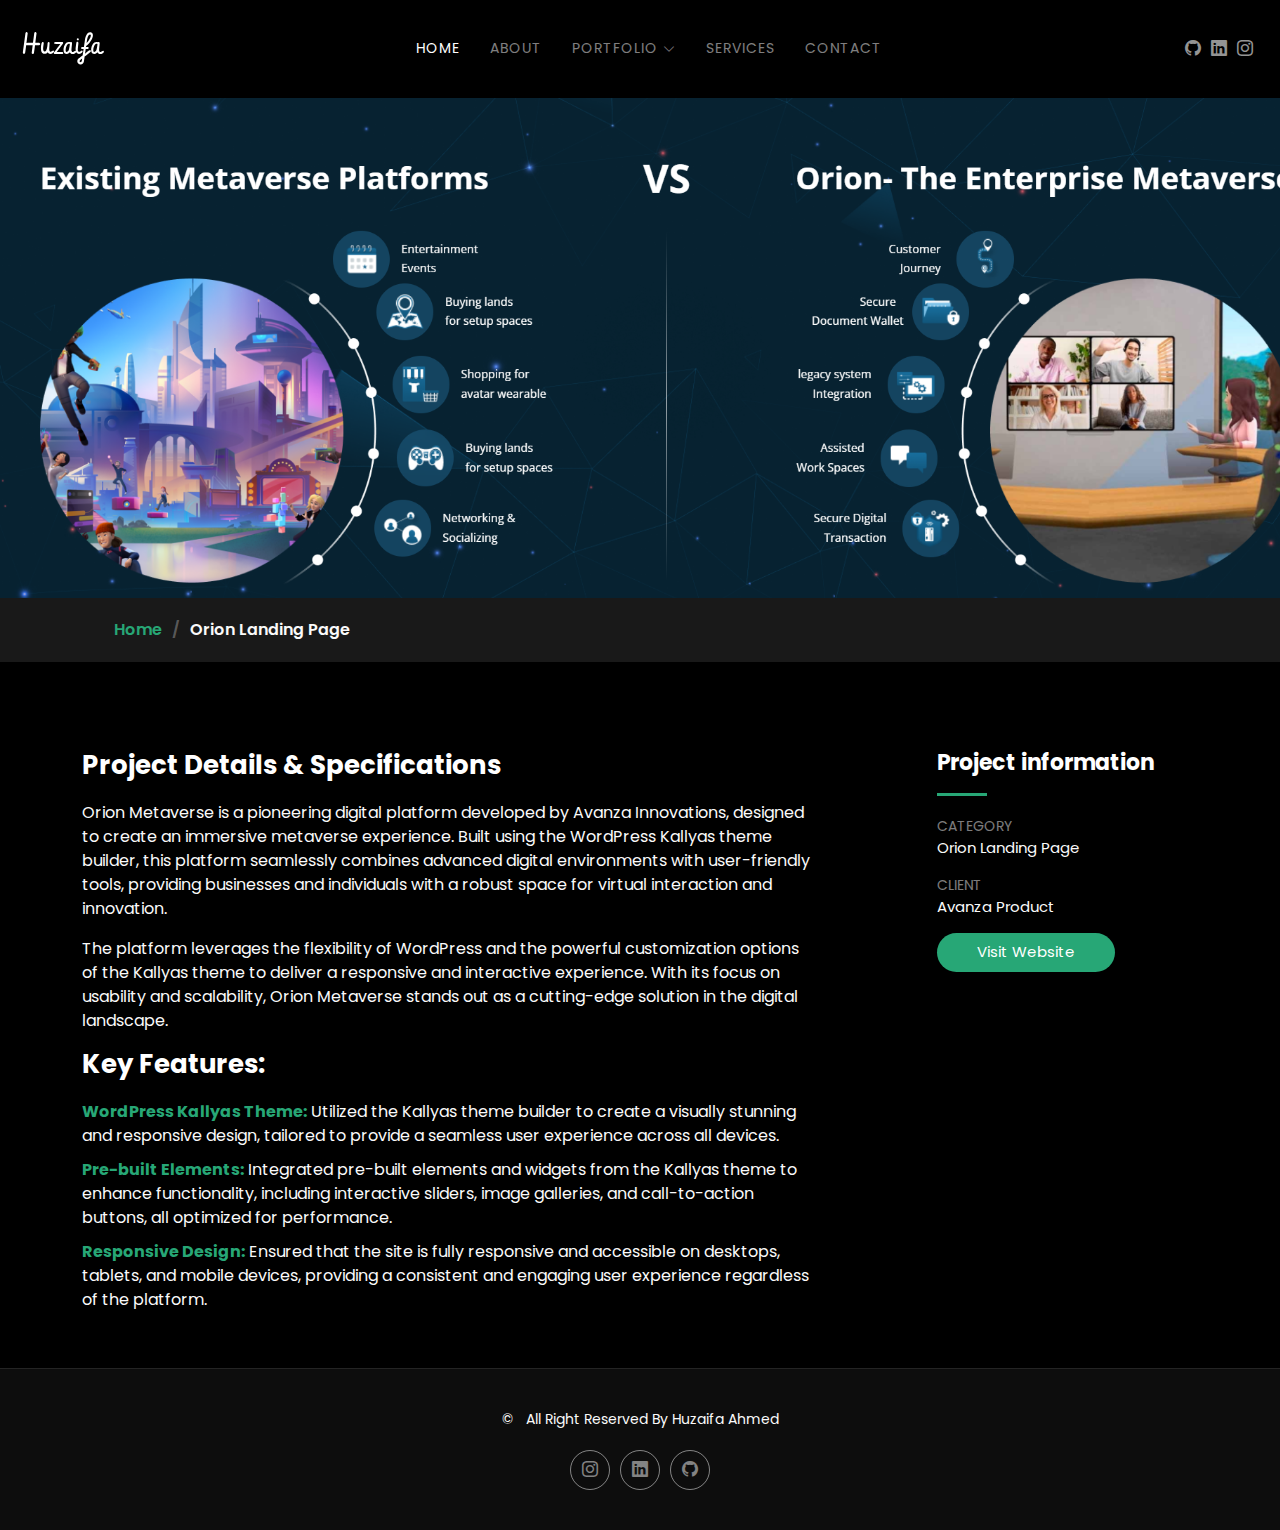
<file: avanza-orion-landing-portfolio.html>
<!DOCTYPE html>
<html lang="en">

<head>
  <meta charset="utf-8">
  <meta content="width=device-width, initial-scale=1.0" name="viewport">
  <title>Avanza Orion Landing - Portfolio</title>
  <meta content="" name="description">
  <meta content="" name="keywords">

  <!-- Favicons -->
  <link href="assets/img/h-letter.svg" rel="icon">

  <!-- Fonts -->
  <link href="https://fonts.googleapis.com" rel="preconnect">
  <link href="https://fonts.gstatic.com" rel="preconnect" crossorigin>
  <link href="https://fonts.googleapis.com/css2?family=Roboto:ital,wght@0,100;0,300;0,400;0,500;0,700;0,900;1,100;1,300;1,400;1,500;1,700;1,900&family=Inter:wght@100;200;300;400;500;600;700;800;900&family=Cardo:ital,wght@0,400;0,700;1,400;1,700&display=swap" rel="stylesheet">

  <!-- Vendor CSS Files -->
  <link href="assets/vendor/bootstrap/css/bootstrap.min.css" rel="stylesheet">
  <link href="assets/vendor/bootstrap-icons/bootstrap-icons.css" rel="stylesheet">
  <link href="assets/vendor/aos/aos.css" rel="stylesheet">
  <link href="assets/vendor/glightbox/css/glightbox.min.css" rel="stylesheet">
  <link href="assets/vendor/swiper/swiper-bundle.min.css" rel="stylesheet">

  <!-- Main CSS File -->
  <link href="assets/css/main.css" rel="stylesheet">


</head>

<body class="gallery-single-page">

  <header id="header" class="header d-flex align-items-center sticky-top">
    <div class="container-fluid position-relative d-flex align-items-center justify-content-between">

      <a style="margin-left: 10px;" href="index.html" class="logo d-flex align-items-center me-auto me-xl-0">
        <!-- Uncomment the line below if you also wish to use an image logo -->
        <!-- <img src="assets/img/logo.png" alt=""> -->
       <svg width="82" height="33" viewBox="0 0 82 33" fill="none" xmlns="http://www.w3.org/2000/svg">
<path d="M69.1582 17.5537C69.1582 17.2327 69.1771 16.8929 69.2148 16.5342C69.4131 14.9105 69.9229 13.4709 70.7441 12.2153C71.7448 10.686 72.9484 9.92139 74.355 9.92139C74.9591 9.92139 75.4878 10.0394 75.9409 10.2754C76.1297 10.0488 76.3893 9.93083 76.7197 9.92139C76.9085 9.92139 77.0265 9.93555 77.0737 9.96387C77.4797 10.096 77.6826 10.4972 77.6826 11.1675C77.6826 11.4412 77.6354 12.0312 77.541 12.9375C77.2484 15.6185 77.1021 17.2847 77.1021 17.936C77.1021 18.3703 77.1917 18.7762 77.3711 19.1538C77.6354 19.7202 77.9847 20.0034 78.4189 20.0034C78.5039 20.0034 78.5936 19.994 78.688 19.9751C78.9712 19.9185 79.3771 19.7013 79.9058 19.3237C80.425 18.9461 80.8403 18.7573 81.1519 18.7573C81.2746 18.7573 81.402 18.7998 81.5342 18.8848C81.8079 19.0736 81.9448 19.3237 81.9448 19.6353C81.9165 20.1261 81.5436 20.6359 80.8262 21.1646C79.9671 21.7687 79.0562 22.0708 78.0933 22.0708C76.9038 22.0614 76.0259 21.4619 75.4595 20.2725C75.3273 20.4329 75.1763 20.5934 75.0063 20.7539C74.0718 21.6318 73.123 22.0708 72.1602 22.0708C71.556 22.0708 71.0321 21.915 70.5884 21.6035C69.6349 20.9049 69.1582 19.555 69.1582 17.5537ZM75.3887 12.895C75.3887 12.895 75.4217 12.5741 75.4878 11.9321C75.2801 11.8283 75.063 11.7764 74.8364 11.7764C74.6665 11.7764 74.4919 11.8 74.3125 11.8472C73.4346 12.0926 72.6935 12.9045 72.0894 14.2827C71.5513 15.5194 71.2822 16.7607 71.2822 18.0068C71.2822 18.054 71.2822 18.1012 71.2822 18.1484C71.3105 19.3001 71.6032 19.876 72.1602 19.876C72.4528 19.8665 72.8115 19.7061 73.2363 19.3945C73.6706 19.083 73.9868 18.7904 74.1851 18.5166C74.3078 18.3372 74.473 17.8133 74.6807 16.9448C75.0583 15.3306 75.2943 13.9806 75.3887 12.895Z" fill="white"/>
<path d="M60.2231 14.9058C60.2326 14.9058 60.2798 14.9058 60.3647 14.9058C60.9406 14.9152 61.4551 14.9199 61.9082 14.9199L62.8003 8.9585C63.6593 3.21891 65.3963 0.344401 68.0112 0.334961C68.5304 0.334961 68.9836 0.415202 69.3706 0.575684C70.3901 0.991048 70.8999 1.8737 70.8999 3.22363C70.8999 3.72396 70.8385 4.24788 70.7158 4.79541C70.2816 6.76839 69.1582 8.82161 67.3457 10.9551C66.2035 12.305 65.1367 13.3009 64.1455 13.9429L64.0039 14.9199H65.4624C65.6984 14.9199 65.9108 14.9671 66.0996 15.0615C66.4489 15.2409 66.6235 15.5382 66.6235 15.9536C66.6235 16.1235 66.5811 16.2887 66.4961 16.4492C66.279 16.7985 65.9297 16.9731 65.4482 16.9731H63.7065L63.041 21.646C65.5143 19.7674 66.8359 18.7526 67.0059 18.6016C67.3835 18.2995 67.7469 18.1484 68.0962 18.1484C68.2189 18.1484 68.3464 18.1909 68.4785 18.2759C68.7523 18.4647 68.8892 18.7054 68.8892 18.998C68.8797 19.4229 68.6201 19.8618 68.1104 20.3149C67.1097 21.1457 65.283 22.5806 62.6304 24.6196L61.9507 29.3208C61.8091 30.2648 61.4551 31.0106 60.8887 31.5581C60.2562 32.1528 59.4774 32.4502 58.5522 32.4502C57.6932 32.4502 56.9333 32.1245 56.2725 31.4731C55.6117 30.8218 55.2812 30.0854 55.2812 29.2642C55.2812 28.4712 55.4653 27.8151 55.8335 27.2959C56.0506 26.9938 56.4754 26.6021 57.1079 26.1206C57.1174 26.1112 57.1504 26.0876 57.207 26.0498C57.8206 25.5872 58.9629 24.7282 60.6338 23.4727L61.6108 16.9731H60.2231C60.1382 16.9731 60.0579 16.9684 59.9824 16.959C59.3688 16.8835 59.062 16.5483 59.062 15.9536C59.062 15.812 59.0809 15.6799 59.1187 15.5571C59.2791 15.1229 59.6473 14.9058 60.2231 14.9058ZM68.0396 2.47314C67.2371 2.50146 66.5527 3.16699 65.9863 4.46973C65.4954 5.62142 65.0659 7.51416 64.6978 10.1479C64.6411 10.6011 64.5986 10.9032 64.5703 11.0542C65.2028 10.45 65.8589 9.67594 66.5386 8.73193C68.0679 6.61735 68.8325 4.82845 68.8325 3.36523C68.8325 3.28971 68.8136 3.20003 68.7759 3.09619C68.6343 2.68083 68.3888 2.47314 68.0396 2.47314ZM59.9258 28.188C59.9258 28.188 60.006 27.6121 60.1665 26.4604C59.1847 27.2062 58.6655 27.6074 58.6089 27.6641C57.9292 28.1644 57.5846 28.6458 57.5752 29.1084C57.5752 29.2689 57.6035 29.4199 57.6602 29.5615C57.8206 29.9769 58.118 30.1846 58.5522 30.1846C58.7222 30.1846 58.8826 30.1562 59.0337 30.0996C59.4963 29.9108 59.7936 29.2736 59.9258 28.188Z" fill="white"/>
<path d="M56.3857 11.0259C56.3857 11.2996 56.3385 11.8896 56.2441 12.7959C55.9515 15.4769 55.8052 17.1431 55.8052 17.7944C55.8052 18.2287 55.8949 18.6346 56.0742 19.0122C56.3385 19.5786 56.6925 19.8618 57.1362 19.8618C57.2306 19.8618 57.3298 19.8524 57.4336 19.8335C57.7074 19.7674 58.1038 19.5456 58.623 19.168C59.1328 18.7904 59.5435 18.6016 59.855 18.6016C59.9871 18.6016 60.1193 18.6488 60.2515 18.7432C60.5158 18.932 60.6479 19.1821 60.6479 19.4937C60.6102 19.9751 60.2373 20.4849 59.5293 21.0229C58.6608 21.6271 57.7498 21.9292 56.7964 21.9292C55.994 21.9292 55.3285 21.6507 54.7998 21.0938C54.0068 20.2441 53.6104 18.8942 53.6104 17.0439C53.6104 16.4115 53.7378 15.1748 53.9927 13.334C54.106 12.4749 54.1862 11.8424 54.2334 11.4365C54.2428 11.3516 54.2523 11.2666 54.2617 11.1816C54.4128 10.2376 54.7998 9.76562 55.4229 9.76562C55.5267 9.76562 55.6305 9.77507 55.7344 9.79395C56.1686 9.89779 56.3857 10.3084 56.3857 11.0259ZM54.7715 7.31592C54.7715 7.146 54.8092 6.98551 54.8848 6.83447C55.0736 6.46631 55.3804 6.28223 55.8052 6.28223C55.9751 6.28223 56.1356 6.31999 56.2866 6.39551C56.6548 6.58431 56.8389 6.89111 56.8389 7.31592C56.8389 7.48584 56.8011 7.64632 56.7256 7.79736C56.5368 8.16553 56.23 8.34961 55.8052 8.34961C55.6353 8.34961 55.4748 8.31185 55.3237 8.23633C54.9556 8.04753 54.7715 7.74072 54.7715 7.31592Z" fill="white"/>
<path d="M41.5176 17.5537C41.5176 17.2327 41.5365 16.8929 41.5742 16.5342C41.7725 14.9105 42.2822 13.4709 43.1035 12.2153C44.1042 10.686 45.3078 9.92139 46.7144 9.92139C47.3185 9.92139 47.8472 10.0394 48.3003 10.2754C48.4891 10.0488 48.7487 9.93083 49.0791 9.92139C49.2679 9.92139 49.3859 9.93555 49.4331 9.96387C49.839 10.096 50.042 10.4972 50.042 11.1675C50.042 11.4412 49.9948 12.0312 49.9004 12.9375C49.6077 15.6185 49.4614 17.2847 49.4614 17.936C49.4614 18.3703 49.5511 18.7762 49.7305 19.1538C49.9948 19.7202 50.3441 20.0034 50.7783 20.0034C50.8633 20.0034 50.953 19.994 51.0474 19.9751C51.3306 19.9185 51.7365 19.7013 52.2651 19.3237C52.7843 18.9461 53.1997 18.7573 53.5112 18.7573C53.634 18.7573 53.7614 18.7998 53.8936 18.8848C54.1673 19.0736 54.3042 19.3237 54.3042 19.6353C54.2759 20.1261 53.903 20.6359 53.1855 21.1646C52.3265 21.7687 51.4155 22.0708 50.4526 22.0708C49.2632 22.0614 48.3853 21.4619 47.8188 20.2725C47.6867 20.4329 47.5356 20.5934 47.3657 20.7539C46.4312 21.6318 45.4824 22.0708 44.5195 22.0708C43.9154 22.0708 43.3914 21.915 42.9478 21.6035C41.9943 20.9049 41.5176 19.555 41.5176 17.5537ZM47.748 12.895C47.748 12.895 47.7811 12.5741 47.8472 11.9321C47.6395 11.8283 47.4224 11.7764 47.1958 11.7764C47.0259 11.7764 46.8512 11.8 46.6719 11.8472C45.7939 12.0926 45.0529 12.9045 44.4487 14.2827C43.9106 15.5194 43.6416 16.7607 43.6416 18.0068C43.6416 18.054 43.6416 18.1012 43.6416 18.1484C43.6699 19.3001 43.9626 19.876 44.5195 19.876C44.8122 19.8665 45.1709 19.7061 45.5957 19.3945C46.0299 19.083 46.3462 18.7904 46.5444 18.5166C46.6672 18.3372 46.8324 17.8133 47.04 16.9448C47.4176 15.3306 47.6536 13.9806 47.748 12.895Z" fill="white"/>
<path d="M32.2144 20.1167C32.2144 20.1167 34.2487 17.3838 38.3174 11.918H33.7295C33.418 11.918 33.1584 11.8991 32.9507 11.8613C32.3937 11.748 32.1152 11.4271 32.1152 10.8984C32.1152 10.8418 32.1247 10.7804 32.1436 10.7144C32.2757 10.214 32.7288 9.96387 33.5029 9.96387H40.1582C40.2904 9.96387 40.4131 9.98275 40.5264 10.0205C40.9512 10.1432 41.1636 10.4689 41.1636 10.9976C41.1636 11.1392 41.1164 11.3091 41.022 11.5073C40.937 11.6584 40.314 12.5269 39.1528 14.1128C37.5952 16.2557 36.1462 18.2523 34.8057 20.1025H40.2432C40.904 20.112 41.2438 20.4235 41.2627 21.0371C41.2627 21.1882 41.2344 21.325 41.1777 21.4478C41.0078 21.8159 40.4886 22 39.6201 22H32.8091C32.6675 22 32.5259 21.967 32.3843 21.9009C31.9972 21.7121 31.8037 21.4147 31.8037 21.0088C31.8037 20.9805 31.8037 20.9521 31.8037 20.9238C31.8226 20.7822 31.9595 20.5132 32.2144 20.1167Z" fill="white"/>
<path d="M25.3325 14.3394C25.408 13.7635 25.5024 12.6826 25.6157 11.0967C25.6252 11.0212 25.6346 10.9504 25.644 10.8843C25.7573 10.2896 26.1208 9.98275 26.7344 9.96387C26.7627 9.96387 26.7957 9.96859 26.8335 9.97803C27.3433 10.0347 27.5981 10.4312 27.5981 11.1675C27.5981 11.3563 27.5793 11.6395 27.5415 12.0171C27.5226 12.187 27.5085 12.3145 27.499 12.3994C27.3385 14.9577 27.2583 16.5767 27.2583 17.2563C27.2583 17.5018 27.2725 17.7472 27.3008 17.9927C27.4518 19.1916 27.8719 19.791 28.561 19.791C28.6554 19.791 28.7546 19.7816 28.8584 19.7627C29.1322 19.6966 29.5334 19.4748 30.062 19.0972C30.5812 18.7196 30.9966 18.5308 31.3081 18.5308C31.4308 18.5308 31.5488 18.5685 31.6621 18.644C31.9548 18.8234 32.1011 19.1019 32.1011 19.4795C32.1011 19.5078 32.0964 19.5456 32.0869 19.5928C32.0208 20.0459 31.6291 20.5132 30.9116 20.9946C30.0337 21.5894 29.1605 21.8867 28.292 21.8867C27.1214 21.8773 26.286 21.3439 25.7856 20.2866C24.9549 21.3062 23.8174 21.8206 22.373 21.8301C22.0332 21.8301 21.7122 21.7876 21.4102 21.7026C19.7581 21.2023 18.9321 19.3851 18.9321 16.251C18.9321 14.7406 19.0973 13.2207 19.4277 11.6914C19.4466 11.6159 19.4655 11.5356 19.4844 11.4507C19.777 10.4123 20.1924 9.89307 20.7305 9.89307C21.4007 9.90251 21.7453 10.2707 21.7642 10.9976C21.7642 11.1486 21.7217 11.4837 21.6367 12.0029C21.3063 14.1175 21.1411 15.6468 21.1411 16.5908C21.1411 18.5544 21.6414 19.5456 22.6421 19.5645C23.9354 19.555 24.8322 17.8133 25.3325 14.3394Z" fill="white"/>
<path d="M12.0078 20.8389C12.0078 20.8483 12.0031 20.8672 11.9937 20.8955C11.8898 21.6318 11.5122 22 10.8608 22C10.6343 22 10.436 21.9434 10.2661 21.8301C9.88851 21.5846 9.69971 21.1834 9.69971 20.6265L10.6626 13.1924H4.16309C3.79492 16.2038 3.4598 18.7526 3.15771 20.8389C3.02555 21.6035 2.63851 21.9906 1.99658 22C1.7889 22 1.60482 21.9481 1.44434 21.8442C1.04785 21.5894 0.849609 21.1787 0.849609 20.6123C0.90625 20.1214 1.45378 16.015 2.49219 8.29297C3.13411 3.5446 3.45508 1.15625 3.45508 1.12793C3.45508 0.986328 3.51172 0.821126 3.625 0.632324C3.87988 0.2264 4.19613 0.0234375 4.57373 0.0234375C4.75309 0.0234375 4.92301 0.070638 5.0835 0.165039C5.45166 0.382161 5.6499 0.703125 5.67822 1.12793L4.46045 10.8843C5.98031 10.8654 8.15153 10.856 10.9741 10.856C11.0685 10.0913 11.2384 8.78385 11.4839 6.93359C11.8143 4.48861 12.0692 2.55339 12.2485 1.12793C12.2674 0.986328 12.3052 0.844727 12.3618 0.703125C12.5695 0.25 12.9188 0.0234375 13.4097 0.0234375C13.589 0.0234375 13.7637 0.070638 13.9336 0.165039C14.3112 0.382161 14.5142 0.703125 14.5425 1.12793L13.3105 10.856H16.8789C17.096 10.856 17.299 10.8937 17.4878 10.9692C17.9598 11.1769 18.1958 11.5309 18.1958 12.0312C18.1958 12.1823 18.158 12.3333 18.0825 12.4844C17.8937 12.8714 17.5256 13.1074 16.978 13.1924H13.0273C12.4421 17.7425 12.1022 20.2913 12.0078 20.8389Z" fill="white"/>
</svg>      </a>

      <nav id="navmenu" class="navmenu">
        <ul>
          <li><a href="index.html" class="active">Home<br></a></li>
          <li><a  href="#about">About</a></li>
          <li class="dropdown"><a href="#portfolio"><span>Portfolio</span> <i class="bi bi-chevron-down toggle-dropdown"></i></a>
            <ul>
              <li><a href="orion-portfolio.html">Orion</a></li>
              <li><a href="convo-portfolio.html">Convo</a></li>
              <li><a href="zubaidas-portfolio.html">Zubaidas</a></li>
              <li><a href="alkhair-portfolio.html">Al-Khair</a></li>
              <li><a href="flowhcm-portfolio.html">FlowHcm</a></li>
              <li><a href="visiopixel-portfolio.html">VisioPixel</a></li>
           
            </ul>
          </li>
          <li><a href="#services">Services</a></li>
          <li><a href="#contact">Contact</a></li>
        </ul>
        <i class="mobile-nav-toggle d-xl-none bi bi-list"></i>
      </nav>

        <div class="header-social-links">
       <a href="https://github.com/huzi49" class="github" target="_blank"><i class="bi bi-github"></i></a>
       <a href="https://www.linkedin.com/in/huzaifa-ahmed90/" class="linkedin" target="_blank"><i class="bi bi-linkedin"></i></a>
        <a href="https://www.instagram.com/huzaifaaayy/" class="instagram" target="_blank"><i class="bi bi-instagram"></i></a>


      </div>

    </div>
  </header>

  <main class="main">

    <!-- Page Title -->
    <div class="page-title" data-aos="fade">
      <div class="banner-img-orion-landing">
       
      </div>
      <nav class="breadcrumbs">
        <div class="container">
          <ol>
            <li><a href="index.html">Home</a></li>
            <li class="current">Orion Landing Page</li>
          </ol>
        </div>
      </nav>
    </div><!-- End Page Title -->

    <!-- Gallery Details Section -->
    <section id="gallery-details" class="gallery-details section">

      <div class="container" data-aos="fade-up">

        <div class="portfolio-details-slider swiper init-swiper">
      <!--     <script type="application/json" class="swiper-config">
            {
              "loop": true,
              "speed": 600,
              "autoplay": {
                "delay": 5000
              },
              "slidesPerView": "auto",
              "navigation": {
                "nextEl": ".swiper-button-next",
                "prevEl": ".swiper-button-prev"
              },
              "pagination": {
                "el": ".swiper-pagination",
                "type": "bullets",
                "clickable": true
              }
            }
          </script> -->
        <!--   <div class="swiper-wrapper align-items-center">

            <div class="swiper-slide">
              <img src="assets/img/gallery/alkhair-banner1.png" alt="">
            </div>

            <div class="swiper-slide">
              <img src="assets/img/gallery/gallery-9.jpg" alt="">
            </div>

            <div class="swiper-slide">
              <img src="assets/img/gallery/gallery-10.jpg" alt="">
            </div>

            <div class="swiper-slide">
              <img src="assets/img/gallery/gallery-11.jpg" alt="">
            </div>

            <div class="swiper-slide">
              <img src="assets/img/gallery/gallery-12.jpg" alt="">
            </div>

            <div class="swiper-slide">
              <img src="assets/img/gallery/gallery-13.jpg" alt="">
            </div>

            <div class="swiper-slide">
              <img src="assets/img/gallery/gallery-14.jpg" alt="">
            </div>

          </div> -->
          <!-- <div class="swiper-button-prev"></div>
          <div class="swiper-button-next"></div>
          <div class="swiper-pagination"></div> -->
        </div>

        <div class="row justify-content-between gy-4 mt-4">

          <div class="col-lg-8" data-aos="fade-up">
            <div class="portfolio-description">
             <h2>Project Details & Specifications</h2>
<p>
Orion Metaverse is a pioneering digital platform developed by Avanza Innovations, designed to create an immersive metaverse experience. Built using the WordPress Kallyas theme builder, this platform seamlessly combines advanced digital environments with user-friendly tools, providing businesses and individuals with a robust space for virtual interaction and innovation.
</p>
<p>
The platform leverages the flexibility of WordPress and the powerful customization options of the Kallyas theme to deliver a responsive and interactive experience. With its focus on usability and scalability, Orion Metaverse stands out as a cutting-edge solution in the digital landscape.
</p>

<h2>Key Features:</h2>
<ul style="padding: 0;">
    <li class="mb-10"><strong class="text-color-green">WordPress Kallyas Theme:</strong> Utilized the Kallyas theme builder to create a visually stunning and responsive design, tailored to provide a seamless user experience across all devices.</li>
  
    <li class="mb-10"><strong class="text-color-green">Pre-built Elements:</strong> Integrated pre-built elements and widgets from the Kallyas theme to enhance functionality, including interactive sliders, image galleries, and call-to-action buttons, all optimized for performance.</li>
 
       <li class="mb-10"><strong class="text-color-green">Responsive Design:</strong> Ensured that the site is fully responsive and accessible on desktops, tablets, and mobile devices, providing a consistent and engaging user experience regardless of the platform.</li>
</ul>

            </div>
          </div>

          <div class="col-lg-3" data-aos="fade-up" data-aos-delay="100">
            <div class="portfolio-info">
              <h3>Project information</h3>
              <ul>
                <li><strong>Category</strong> Orion Landing Page</li>
                <li><strong>Client</strong> Avanza Product</li>
<!--                 <li><strong>Project date</strong> 01 March, 2020</li>
 -->                
                <li><a target="_blank" href="https://avanzainnovations.com/blockchain/products/orion/" class="btn-visit align-self-start">Visit Website</a></li>
              </ul>
            </div>
          </div>

        </div>

      </div>

    </section><!-- /Gallery Details Section -->

  </main>

 
  <footer id="footer" class="footer">

    <div class="container">
      <div class="copyright text-center ">
        <p>©  <strong class="px-1 sitename"></strong> <span>All Right Reserved By Huzaifa Ahmed</span></p>
      </div>
      <div class="social-links d-flex justify-content-center">
        <a href="https://www.instagram.com/huzaifaaayy/" class="instagram" target="_blank"><i class="bi bi-instagram"></i></a>
 <a href="https://www.linkedin.com/in/huzaifa-ahmed90/" class="linkedin" target="_blank"><i class="bi bi-linkedin"></i></a>     
 <a href="https://github.com/huzi49" class="github" target="_blank"><i class="bi bi-github"></i></a> </div>
     
    </div>

  </footer>

  <!-- Scroll Top -->
  <a href="#" id="scroll-top" class="scroll-top d-flex align-items-center justify-content-center"><i class="bi bi-arrow-up-short"></i></a>

  <!-- Preloader -->
  <div id="preloader">
    <div class="line"></div>
  </div>

  <!-- Vendor JS Files -->
  <script src="assets/vendor/bootstrap/js/bootstrap.bundle.min.js"></script>
  <script src="assets/vendor/php-email-form/validate.js"></script>
  <script src="assets/vendor/aos/aos.js"></script>
  <script src="assets/vendor/glightbox/js/glightbox.min.js"></script>
  <script src="assets/vendor/swiper/swiper-bundle.min.js"></script>

  <!-- Main JS File -->
  <script src="assets/js/main.js"></script>

</body>

</html>
</file>
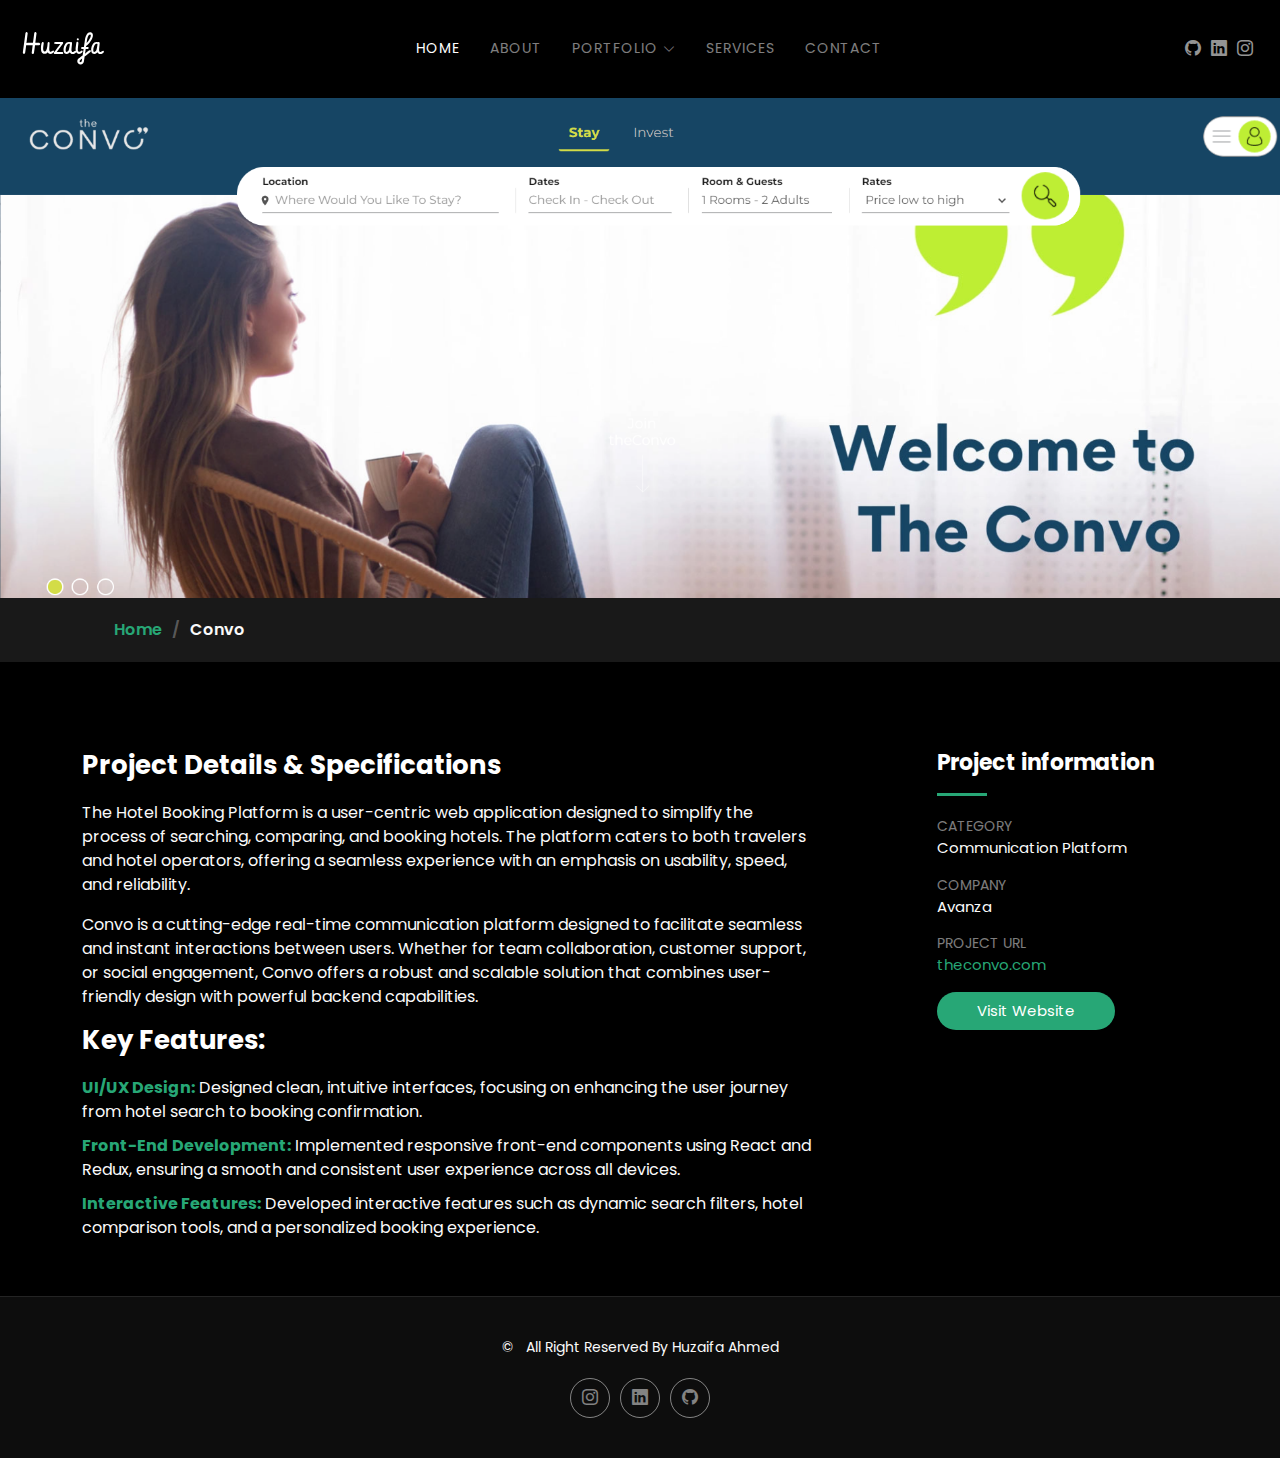
<file: convo-portfolio.html>
<!DOCTYPE html>
<html lang="en">

<head>
  <meta charset="utf-8">
  <meta content="width=device-width, initial-scale=1.0" name="viewport">
  <title>Convo - Portfolio</title>
  <meta content="" name="description">
  <meta content="" name="keywords">

  <!-- Favicons -->
  <link href="assets/img/h-letter.svg" rel="icon">

  <!-- Fonts -->
  <link href="https://fonts.googleapis.com" rel="preconnect">
  <link href="https://fonts.gstatic.com" rel="preconnect" crossorigin>
  <link href="https://fonts.googleapis.com/css2?family=Roboto:ital,wght@0,100;0,300;0,400;0,500;0,700;0,900;1,100;1,300;1,400;1,500;1,700;1,900&family=Inter:wght@100;200;300;400;500;600;700;800;900&family=Cardo:ital,wght@0,400;0,700;1,400;1,700&display=swap" rel="stylesheet">

  <!-- Vendor CSS Files -->
  <link href="assets/vendor/bootstrap/css/bootstrap.min.css" rel="stylesheet">
  <link href="assets/vendor/bootstrap-icons/bootstrap-icons.css" rel="stylesheet">
  <link href="assets/vendor/aos/aos.css" rel="stylesheet">
  <link href="assets/vendor/glightbox/css/glightbox.min.css" rel="stylesheet">
  <link href="assets/vendor/swiper/swiper-bundle.min.css" rel="stylesheet">

  <!-- Main CSS File -->
  <link href="assets/css/main.css" rel="stylesheet">


</head>

<body class="gallery-single-page">

  <header id="header" class="header d-flex align-items-center sticky-top">
    <div class="container-fluid position-relative d-flex align-items-center justify-content-between">

       <a style="margin-left: 10px;" href="index.html" class="logo d-flex align-items-center me-auto me-xl-0">
        <!-- Uncomment the line below if you also wish to use an image logo -->
        <!-- <img src="assets/img/logo.png" alt=""> -->
       <svg width="82" height="33" viewBox="0 0 82 33" fill="none" xmlns="http://www.w3.org/2000/svg">
<path d="M69.1582 17.5537C69.1582 17.2327 69.1771 16.8929 69.2148 16.5342C69.4131 14.9105 69.9229 13.4709 70.7441 12.2153C71.7448 10.686 72.9484 9.92139 74.355 9.92139C74.9591 9.92139 75.4878 10.0394 75.9409 10.2754C76.1297 10.0488 76.3893 9.93083 76.7197 9.92139C76.9085 9.92139 77.0265 9.93555 77.0737 9.96387C77.4797 10.096 77.6826 10.4972 77.6826 11.1675C77.6826 11.4412 77.6354 12.0312 77.541 12.9375C77.2484 15.6185 77.1021 17.2847 77.1021 17.936C77.1021 18.3703 77.1917 18.7762 77.3711 19.1538C77.6354 19.7202 77.9847 20.0034 78.4189 20.0034C78.5039 20.0034 78.5936 19.994 78.688 19.9751C78.9712 19.9185 79.3771 19.7013 79.9058 19.3237C80.425 18.9461 80.8403 18.7573 81.1519 18.7573C81.2746 18.7573 81.402 18.7998 81.5342 18.8848C81.8079 19.0736 81.9448 19.3237 81.9448 19.6353C81.9165 20.1261 81.5436 20.6359 80.8262 21.1646C79.9671 21.7687 79.0562 22.0708 78.0933 22.0708C76.9038 22.0614 76.0259 21.4619 75.4595 20.2725C75.3273 20.4329 75.1763 20.5934 75.0063 20.7539C74.0718 21.6318 73.123 22.0708 72.1602 22.0708C71.556 22.0708 71.0321 21.915 70.5884 21.6035C69.6349 20.9049 69.1582 19.555 69.1582 17.5537ZM75.3887 12.895C75.3887 12.895 75.4217 12.5741 75.4878 11.9321C75.2801 11.8283 75.063 11.7764 74.8364 11.7764C74.6665 11.7764 74.4919 11.8 74.3125 11.8472C73.4346 12.0926 72.6935 12.9045 72.0894 14.2827C71.5513 15.5194 71.2822 16.7607 71.2822 18.0068C71.2822 18.054 71.2822 18.1012 71.2822 18.1484C71.3105 19.3001 71.6032 19.876 72.1602 19.876C72.4528 19.8665 72.8115 19.7061 73.2363 19.3945C73.6706 19.083 73.9868 18.7904 74.1851 18.5166C74.3078 18.3372 74.473 17.8133 74.6807 16.9448C75.0583 15.3306 75.2943 13.9806 75.3887 12.895Z" fill="white"/>
<path d="M60.2231 14.9058C60.2326 14.9058 60.2798 14.9058 60.3647 14.9058C60.9406 14.9152 61.4551 14.9199 61.9082 14.9199L62.8003 8.9585C63.6593 3.21891 65.3963 0.344401 68.0112 0.334961C68.5304 0.334961 68.9836 0.415202 69.3706 0.575684C70.3901 0.991048 70.8999 1.8737 70.8999 3.22363C70.8999 3.72396 70.8385 4.24788 70.7158 4.79541C70.2816 6.76839 69.1582 8.82161 67.3457 10.9551C66.2035 12.305 65.1367 13.3009 64.1455 13.9429L64.0039 14.9199H65.4624C65.6984 14.9199 65.9108 14.9671 66.0996 15.0615C66.4489 15.2409 66.6235 15.5382 66.6235 15.9536C66.6235 16.1235 66.5811 16.2887 66.4961 16.4492C66.279 16.7985 65.9297 16.9731 65.4482 16.9731H63.7065L63.041 21.646C65.5143 19.7674 66.8359 18.7526 67.0059 18.6016C67.3835 18.2995 67.7469 18.1484 68.0962 18.1484C68.2189 18.1484 68.3464 18.1909 68.4785 18.2759C68.7523 18.4647 68.8892 18.7054 68.8892 18.998C68.8797 19.4229 68.6201 19.8618 68.1104 20.3149C67.1097 21.1457 65.283 22.5806 62.6304 24.6196L61.9507 29.3208C61.8091 30.2648 61.4551 31.0106 60.8887 31.5581C60.2562 32.1528 59.4774 32.4502 58.5522 32.4502C57.6932 32.4502 56.9333 32.1245 56.2725 31.4731C55.6117 30.8218 55.2812 30.0854 55.2812 29.2642C55.2812 28.4712 55.4653 27.8151 55.8335 27.2959C56.0506 26.9938 56.4754 26.6021 57.1079 26.1206C57.1174 26.1112 57.1504 26.0876 57.207 26.0498C57.8206 25.5872 58.9629 24.7282 60.6338 23.4727L61.6108 16.9731H60.2231C60.1382 16.9731 60.0579 16.9684 59.9824 16.959C59.3688 16.8835 59.062 16.5483 59.062 15.9536C59.062 15.812 59.0809 15.6799 59.1187 15.5571C59.2791 15.1229 59.6473 14.9058 60.2231 14.9058ZM68.0396 2.47314C67.2371 2.50146 66.5527 3.16699 65.9863 4.46973C65.4954 5.62142 65.0659 7.51416 64.6978 10.1479C64.6411 10.6011 64.5986 10.9032 64.5703 11.0542C65.2028 10.45 65.8589 9.67594 66.5386 8.73193C68.0679 6.61735 68.8325 4.82845 68.8325 3.36523C68.8325 3.28971 68.8136 3.20003 68.7759 3.09619C68.6343 2.68083 68.3888 2.47314 68.0396 2.47314ZM59.9258 28.188C59.9258 28.188 60.006 27.6121 60.1665 26.4604C59.1847 27.2062 58.6655 27.6074 58.6089 27.6641C57.9292 28.1644 57.5846 28.6458 57.5752 29.1084C57.5752 29.2689 57.6035 29.4199 57.6602 29.5615C57.8206 29.9769 58.118 30.1846 58.5522 30.1846C58.7222 30.1846 58.8826 30.1562 59.0337 30.0996C59.4963 29.9108 59.7936 29.2736 59.9258 28.188Z" fill="white"/>
<path d="M56.3857 11.0259C56.3857 11.2996 56.3385 11.8896 56.2441 12.7959C55.9515 15.4769 55.8052 17.1431 55.8052 17.7944C55.8052 18.2287 55.8949 18.6346 56.0742 19.0122C56.3385 19.5786 56.6925 19.8618 57.1362 19.8618C57.2306 19.8618 57.3298 19.8524 57.4336 19.8335C57.7074 19.7674 58.1038 19.5456 58.623 19.168C59.1328 18.7904 59.5435 18.6016 59.855 18.6016C59.9871 18.6016 60.1193 18.6488 60.2515 18.7432C60.5158 18.932 60.6479 19.1821 60.6479 19.4937C60.6102 19.9751 60.2373 20.4849 59.5293 21.0229C58.6608 21.6271 57.7498 21.9292 56.7964 21.9292C55.994 21.9292 55.3285 21.6507 54.7998 21.0938C54.0068 20.2441 53.6104 18.8942 53.6104 17.0439C53.6104 16.4115 53.7378 15.1748 53.9927 13.334C54.106 12.4749 54.1862 11.8424 54.2334 11.4365C54.2428 11.3516 54.2523 11.2666 54.2617 11.1816C54.4128 10.2376 54.7998 9.76562 55.4229 9.76562C55.5267 9.76562 55.6305 9.77507 55.7344 9.79395C56.1686 9.89779 56.3857 10.3084 56.3857 11.0259ZM54.7715 7.31592C54.7715 7.146 54.8092 6.98551 54.8848 6.83447C55.0736 6.46631 55.3804 6.28223 55.8052 6.28223C55.9751 6.28223 56.1356 6.31999 56.2866 6.39551C56.6548 6.58431 56.8389 6.89111 56.8389 7.31592C56.8389 7.48584 56.8011 7.64632 56.7256 7.79736C56.5368 8.16553 56.23 8.34961 55.8052 8.34961C55.6353 8.34961 55.4748 8.31185 55.3237 8.23633C54.9556 8.04753 54.7715 7.74072 54.7715 7.31592Z" fill="white"/>
<path d="M41.5176 17.5537C41.5176 17.2327 41.5365 16.8929 41.5742 16.5342C41.7725 14.9105 42.2822 13.4709 43.1035 12.2153C44.1042 10.686 45.3078 9.92139 46.7144 9.92139C47.3185 9.92139 47.8472 10.0394 48.3003 10.2754C48.4891 10.0488 48.7487 9.93083 49.0791 9.92139C49.2679 9.92139 49.3859 9.93555 49.4331 9.96387C49.839 10.096 50.042 10.4972 50.042 11.1675C50.042 11.4412 49.9948 12.0312 49.9004 12.9375C49.6077 15.6185 49.4614 17.2847 49.4614 17.936C49.4614 18.3703 49.5511 18.7762 49.7305 19.1538C49.9948 19.7202 50.3441 20.0034 50.7783 20.0034C50.8633 20.0034 50.953 19.994 51.0474 19.9751C51.3306 19.9185 51.7365 19.7013 52.2651 19.3237C52.7843 18.9461 53.1997 18.7573 53.5112 18.7573C53.634 18.7573 53.7614 18.7998 53.8936 18.8848C54.1673 19.0736 54.3042 19.3237 54.3042 19.6353C54.2759 20.1261 53.903 20.6359 53.1855 21.1646C52.3265 21.7687 51.4155 22.0708 50.4526 22.0708C49.2632 22.0614 48.3853 21.4619 47.8188 20.2725C47.6867 20.4329 47.5356 20.5934 47.3657 20.7539C46.4312 21.6318 45.4824 22.0708 44.5195 22.0708C43.9154 22.0708 43.3914 21.915 42.9478 21.6035C41.9943 20.9049 41.5176 19.555 41.5176 17.5537ZM47.748 12.895C47.748 12.895 47.7811 12.5741 47.8472 11.9321C47.6395 11.8283 47.4224 11.7764 47.1958 11.7764C47.0259 11.7764 46.8512 11.8 46.6719 11.8472C45.7939 12.0926 45.0529 12.9045 44.4487 14.2827C43.9106 15.5194 43.6416 16.7607 43.6416 18.0068C43.6416 18.054 43.6416 18.1012 43.6416 18.1484C43.6699 19.3001 43.9626 19.876 44.5195 19.876C44.8122 19.8665 45.1709 19.7061 45.5957 19.3945C46.0299 19.083 46.3462 18.7904 46.5444 18.5166C46.6672 18.3372 46.8324 17.8133 47.04 16.9448C47.4176 15.3306 47.6536 13.9806 47.748 12.895Z" fill="white"/>
<path d="M32.2144 20.1167C32.2144 20.1167 34.2487 17.3838 38.3174 11.918H33.7295C33.418 11.918 33.1584 11.8991 32.9507 11.8613C32.3937 11.748 32.1152 11.4271 32.1152 10.8984C32.1152 10.8418 32.1247 10.7804 32.1436 10.7144C32.2757 10.214 32.7288 9.96387 33.5029 9.96387H40.1582C40.2904 9.96387 40.4131 9.98275 40.5264 10.0205C40.9512 10.1432 41.1636 10.4689 41.1636 10.9976C41.1636 11.1392 41.1164 11.3091 41.022 11.5073C40.937 11.6584 40.314 12.5269 39.1528 14.1128C37.5952 16.2557 36.1462 18.2523 34.8057 20.1025H40.2432C40.904 20.112 41.2438 20.4235 41.2627 21.0371C41.2627 21.1882 41.2344 21.325 41.1777 21.4478C41.0078 21.8159 40.4886 22 39.6201 22H32.8091C32.6675 22 32.5259 21.967 32.3843 21.9009C31.9972 21.7121 31.8037 21.4147 31.8037 21.0088C31.8037 20.9805 31.8037 20.9521 31.8037 20.9238C31.8226 20.7822 31.9595 20.5132 32.2144 20.1167Z" fill="white"/>
<path d="M25.3325 14.3394C25.408 13.7635 25.5024 12.6826 25.6157 11.0967C25.6252 11.0212 25.6346 10.9504 25.644 10.8843C25.7573 10.2896 26.1208 9.98275 26.7344 9.96387C26.7627 9.96387 26.7957 9.96859 26.8335 9.97803C27.3433 10.0347 27.5981 10.4312 27.5981 11.1675C27.5981 11.3563 27.5793 11.6395 27.5415 12.0171C27.5226 12.187 27.5085 12.3145 27.499 12.3994C27.3385 14.9577 27.2583 16.5767 27.2583 17.2563C27.2583 17.5018 27.2725 17.7472 27.3008 17.9927C27.4518 19.1916 27.8719 19.791 28.561 19.791C28.6554 19.791 28.7546 19.7816 28.8584 19.7627C29.1322 19.6966 29.5334 19.4748 30.062 19.0972C30.5812 18.7196 30.9966 18.5308 31.3081 18.5308C31.4308 18.5308 31.5488 18.5685 31.6621 18.644C31.9548 18.8234 32.1011 19.1019 32.1011 19.4795C32.1011 19.5078 32.0964 19.5456 32.0869 19.5928C32.0208 20.0459 31.6291 20.5132 30.9116 20.9946C30.0337 21.5894 29.1605 21.8867 28.292 21.8867C27.1214 21.8773 26.286 21.3439 25.7856 20.2866C24.9549 21.3062 23.8174 21.8206 22.373 21.8301C22.0332 21.8301 21.7122 21.7876 21.4102 21.7026C19.7581 21.2023 18.9321 19.3851 18.9321 16.251C18.9321 14.7406 19.0973 13.2207 19.4277 11.6914C19.4466 11.6159 19.4655 11.5356 19.4844 11.4507C19.777 10.4123 20.1924 9.89307 20.7305 9.89307C21.4007 9.90251 21.7453 10.2707 21.7642 10.9976C21.7642 11.1486 21.7217 11.4837 21.6367 12.0029C21.3063 14.1175 21.1411 15.6468 21.1411 16.5908C21.1411 18.5544 21.6414 19.5456 22.6421 19.5645C23.9354 19.555 24.8322 17.8133 25.3325 14.3394Z" fill="white"/>
<path d="M12.0078 20.8389C12.0078 20.8483 12.0031 20.8672 11.9937 20.8955C11.8898 21.6318 11.5122 22 10.8608 22C10.6343 22 10.436 21.9434 10.2661 21.8301C9.88851 21.5846 9.69971 21.1834 9.69971 20.6265L10.6626 13.1924H4.16309C3.79492 16.2038 3.4598 18.7526 3.15771 20.8389C3.02555 21.6035 2.63851 21.9906 1.99658 22C1.7889 22 1.60482 21.9481 1.44434 21.8442C1.04785 21.5894 0.849609 21.1787 0.849609 20.6123C0.90625 20.1214 1.45378 16.015 2.49219 8.29297C3.13411 3.5446 3.45508 1.15625 3.45508 1.12793C3.45508 0.986328 3.51172 0.821126 3.625 0.632324C3.87988 0.2264 4.19613 0.0234375 4.57373 0.0234375C4.75309 0.0234375 4.92301 0.070638 5.0835 0.165039C5.45166 0.382161 5.6499 0.703125 5.67822 1.12793L4.46045 10.8843C5.98031 10.8654 8.15153 10.856 10.9741 10.856C11.0685 10.0913 11.2384 8.78385 11.4839 6.93359C11.8143 4.48861 12.0692 2.55339 12.2485 1.12793C12.2674 0.986328 12.3052 0.844727 12.3618 0.703125C12.5695 0.25 12.9188 0.0234375 13.4097 0.0234375C13.589 0.0234375 13.7637 0.070638 13.9336 0.165039C14.3112 0.382161 14.5142 0.703125 14.5425 1.12793L13.3105 10.856H16.8789C17.096 10.856 17.299 10.8937 17.4878 10.9692C17.9598 11.1769 18.1958 11.5309 18.1958 12.0312C18.1958 12.1823 18.158 12.3333 18.0825 12.4844C17.8937 12.8714 17.5256 13.1074 16.978 13.1924H13.0273C12.4421 17.7425 12.1022 20.2913 12.0078 20.8389Z" fill="white"/>
</svg>      </a>

      <nav id="navmenu" class="navmenu">
        <ul>
          <li><a href="index.html" class="active">Home<br></a></li>
          <li><a  href="#about">About</a></li>
          <li class="dropdown"><a href="#portfolio"><span>Portfolio</span> <i class="bi bi-chevron-down toggle-dropdown"></i></a>
            <ul>
              <li><a href="orion-portfolio.html">Orion</a></li>
              <li><a href="convo-portfolio.html">Convo</a></li>
              <li><a href="zubaidas-portfolio.html">Zubaidas</a></li>
              <li><a href="alkhair-portfolio.html">Al-Khair</a></li>
              <li><a href="flowhcm-portfolio.html">FlowHcm</a></li>
              <li><a href="visiopixel-portfolio.html">VisioPixel</a></li>
           
            </ul>
          </li>
          <li><a href="#services">Services</a></li>
          <li><a href="#contact">Contact</a></li>
        </ul>
        <i class="mobile-nav-toggle d-xl-none bi bi-list"></i>
      </nav>


      <div class="header-social-links">
       <a href="https://github.com/huzi49" class="github" target="_blank"><i class="bi bi-github"></i></a>
       <a href="https://www.linkedin.com/in/huzaifa-ahmed90/" class="linkedin" target="_blank"><i class="bi bi-linkedin"></i></a>
        <a href="https://www.instagram.com/huzaifaaayy/" class="instagram" target="_blank"><i class="bi bi-instagram"></i></a>


      </div>
  </header>

  <main class="main">

    <!-- Page Title -->
    <div class="page-title" data-aos="fade">
      <div class="banner-img-convo">
       
      </div>
      <nav class="breadcrumbs">
        <div class="container">
          <ol>
            <li><a href="index.html">Home</a></li>
            <li class="current">Convo</li>
          </ol>
        </div>
      </nav>
    </div><!-- End Page Title -->

    <!-- Gallery Details Section -->
    <section id="gallery-details" class="gallery-details section">

      <div class="container" data-aos="fade-up">

        <div class="portfolio-details-slider swiper init-swiper">
      <!--     <script type="application/json" class="swiper-config">
            {
              "loop": true,
              "speed": 600,
              "autoplay": {
                "delay": 5000
              },
              "slidesPerView": "auto",
              "navigation": {
                "nextEl": ".swiper-button-next",
                "prevEl": ".swiper-button-prev"
              },
              "pagination": {
                "el": ".swiper-pagination",
                "type": "bullets",
                "clickable": true
              }
            }
          </script> -->
        <!--   <div class="swiper-wrapper align-items-center">

            <div class="swiper-slide">
              <img src="assets/img/gallery/alkhair-banner1.png" alt="">
            </div>

            <div class="swiper-slide">
              <img src="assets/img/gallery/gallery-9.jpg" alt="">
            </div>

            <div class="swiper-slide">
              <img src="assets/img/gallery/gallery-10.jpg" alt="">
            </div>

            <div class="swiper-slide">
              <img src="assets/img/gallery/gallery-11.jpg" alt="">
            </div>

            <div class="swiper-slide">
              <img src="assets/img/gallery/gallery-12.jpg" alt="">
            </div>

            <div class="swiper-slide">
              <img src="assets/img/gallery/gallery-13.jpg" alt="">
            </div>

            <div class="swiper-slide">
              <img src="assets/img/gallery/gallery-14.jpg" alt="">
            </div>

          </div> -->
          <!-- <div class="swiper-button-prev"></div>
          <div class="swiper-button-next"></div>
          <div class="swiper-pagination"></div> -->
        </div>

        <div class="row justify-content-between gy-4 mt-4">

          <div class="col-lg-8" data-aos="fade-up">
            <div class="portfolio-description">
              <h2>Project Details & Specifications</h2>
              <p>
The Hotel Booking Platform is a user-centric web application designed to simplify the process of searching, comparing, and booking hotels. The platform caters to both travelers and hotel operators, offering a seamless experience with an emphasis on usability, speed, and reliability.

              </p>
              <p>
Convo is a cutting-edge real-time communication platform designed to facilitate seamless and instant interactions between users. Whether for team collaboration, customer support, or social engagement, Convo offers a robust and scalable solution that combines user-friendly design with powerful backend capabilities.

              </p>

       

                         <h2>Key Features:</h2>
<ul style="padding: 0;">
        <li class="mb-10 "><strong class="text-color-green">UI/UX Design:</strong> Designed clean, intuitive interfaces, focusing on enhancing the user journey from hotel search to booking confirmation.</li>
        <li class="mb-10"><strong class="text-color-green">Front-End Development:</strong> Implemented responsive front-end components using React and Redux, ensuring a smooth and consistent user experience across all devices.</li>
     
       
        <li class="mb-10"><strong class="text-color-green">Interactive Features:</strong>  Developed interactive features such as dynamic search filters, hotel comparison tools, and a personalized booking experience.</li>
    </ul>


            </div>
          </div>

          <div class="col-lg-3" data-aos="fade-up" data-aos-delay="100">
            <div class="portfolio-info">
              <h3>Project information</h3>
              <ul>
                <li><strong>Category</strong> Communication Platform</li>
                <li><strong>Company</strong> Avanza</li>
               <li><strong>Project URL</strong> <a target="_blank" href="https://theconvo.com/">theconvo.com</a></li>
                <li><a target="_blank" href="https://theconvo.com/" class="btn-visit align-self-start">Visit Website</a></li>
              </ul>
            </div>
          </div>

        </div>

      </div>

    </section><!-- /Gallery Details Section -->

  </main>

  <footer id="footer" class="footer">

    <div class="container">
      <div class="copyright text-center ">
        <p>©  <strong class="px-1 sitename"></strong> <span>All Right Reserved By Huzaifa Ahmed</span></p>
      </div>
      <div class="social-links d-flex justify-content-center">
        <a href="https://www.instagram.com/huzaifaaayy/" class="instagram" target="_blank"><i class="bi bi-instagram"></i></a>
 <a href="https://www.linkedin.com/in/huzaifa-ahmed90/" class="linkedin" target="_blank"><i class="bi bi-linkedin"></i></a>     
 <a href="https://github.com/huzi49" class="github" target="_blank"><i class="bi bi-github"></i></a> </div>
     
    </div>

  </footer>

  <!-- Scroll Top -->
  <a href="#" id="scroll-top" class="scroll-top d-flex align-items-center justify-content-center"><i class="bi bi-arrow-up-short"></i></a>

  <!-- Preloader -->
  <div id="preloader">
    <div class="line"></div>
  </div>

  <!-- Vendor JS Files -->
  <script src="assets/vendor/bootstrap/js/bootstrap.bundle.min.js"></script>
  <script src="assets/vendor/php-email-form/validate.js"></script>
  <script src="assets/vendor/aos/aos.js"></script>
  <script src="assets/vendor/glightbox/js/glightbox.min.js"></script>
  <script src="assets/vendor/swiper/swiper-bundle.min.js"></script>

  <!-- Main JS File -->
  <script src="assets/js/main.js"></script>

</body>

</html>
</file>
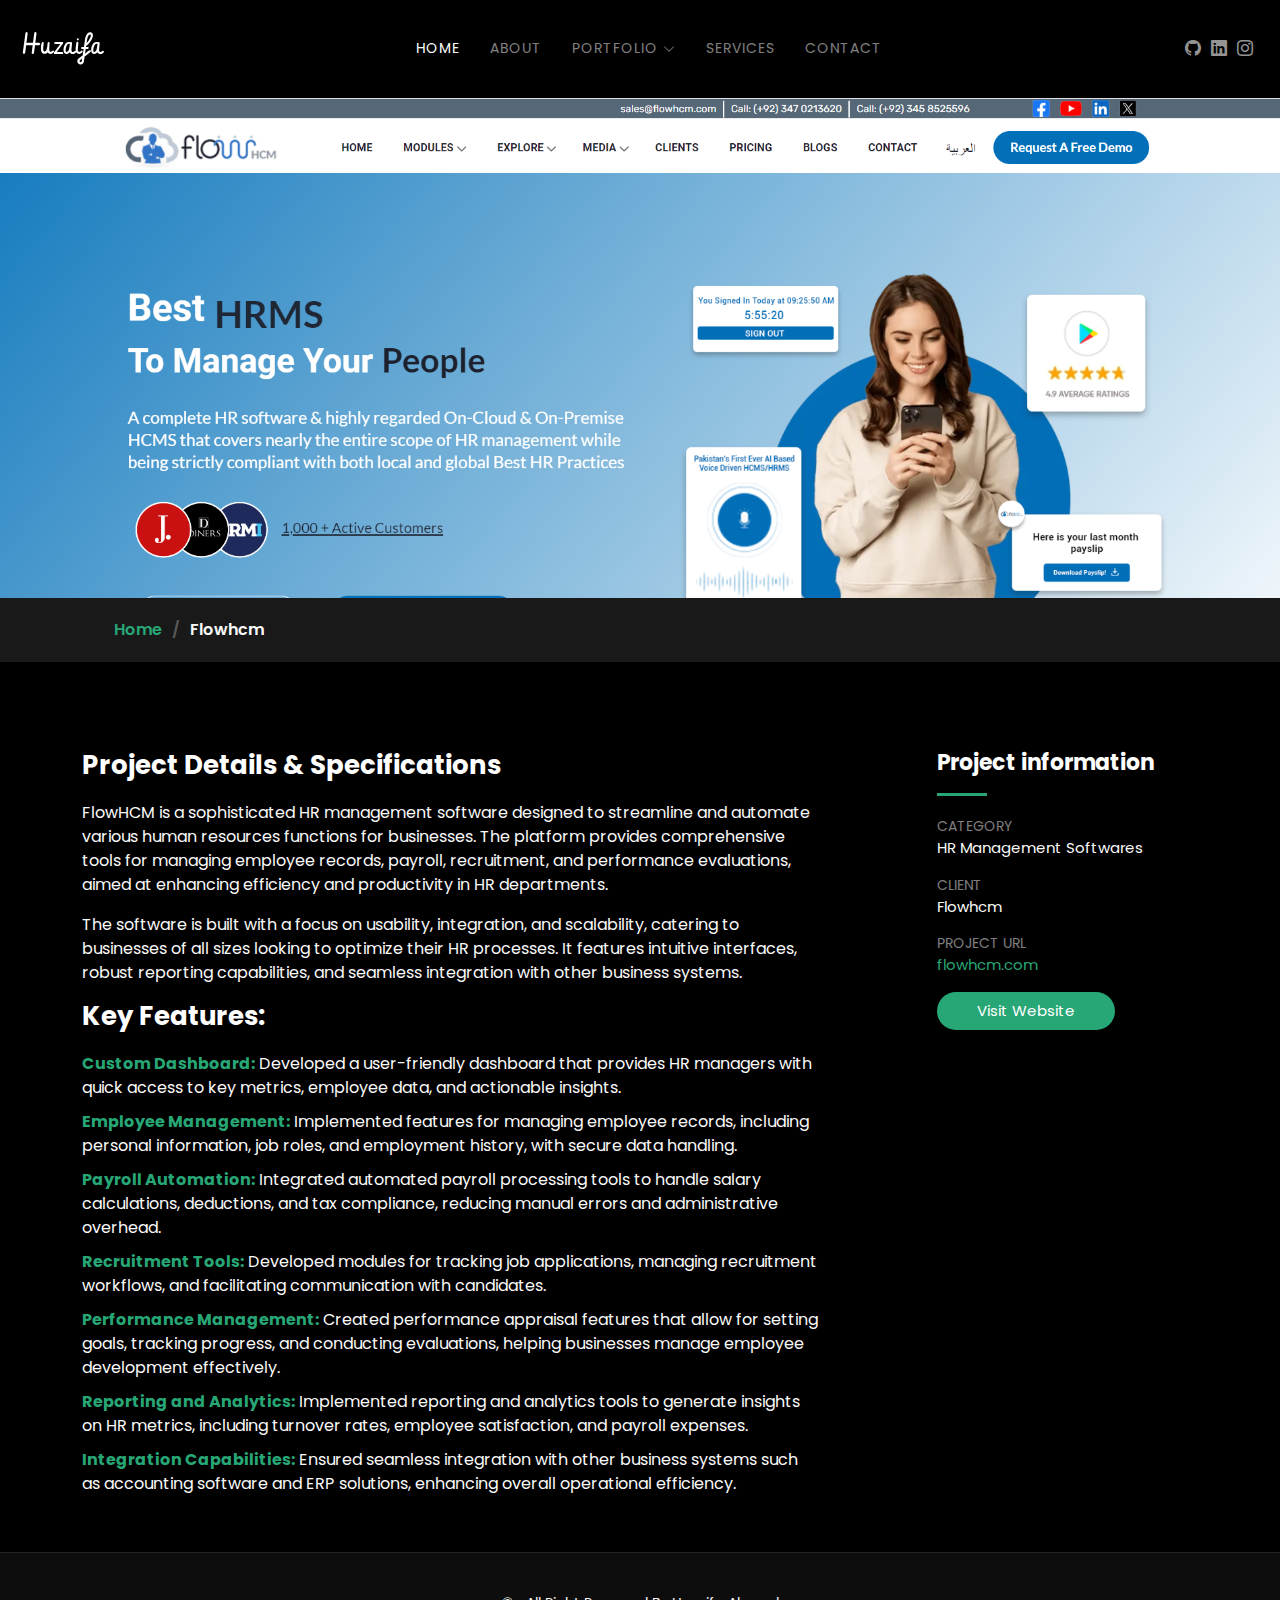
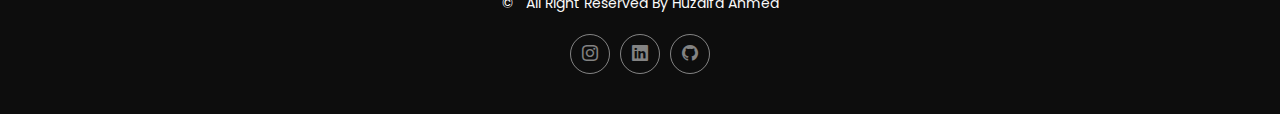
<file: flowhcm-portfolio.html>
<!DOCTYPE html>
<html lang="en">

<head>
  <meta charset="utf-8">
  <meta content="width=device-width, initial-scale=1.0" name="viewport">
  <title>Flowhcm - Portfolio</title>
  <meta content="" name="description">
  <meta content="" name="keywords">

  <!-- Favicons -->
  <link href="assets/img/h-letter.svg" rel="icon">

  <!-- Fonts -->
  <link href="https://fonts.googleapis.com" rel="preconnect">
  <link href="https://fonts.gstatic.com" rel="preconnect" crossorigin>
  <link href="https://fonts.googleapis.com/css2?family=Roboto:ital,wght@0,100;0,300;0,400;0,500;0,700;0,900;1,100;1,300;1,400;1,500;1,700;1,900&family=Inter:wght@100;200;300;400;500;600;700;800;900&family=Cardo:ital,wght@0,400;0,700;1,400;1,700&display=swap" rel="stylesheet">

  <!-- Vendor CSS Files -->
  <link href="assets/vendor/bootstrap/css/bootstrap.min.css" rel="stylesheet">
  <link href="assets/vendor/bootstrap-icons/bootstrap-icons.css" rel="stylesheet">
  <link href="assets/vendor/aos/aos.css" rel="stylesheet">
  <link href="assets/vendor/glightbox/css/glightbox.min.css" rel="stylesheet">
  <link href="assets/vendor/swiper/swiper-bundle.min.css" rel="stylesheet">

  <!-- Main CSS File -->
  <link href="assets/css/main.css" rel="stylesheet">

  <!-- =======================================================
  * Template Name: PhotoFolio
  * Template URL: https://bootstrapmade.com/photofolio-bootstrap-photography-website-template/
  * Updated: Jun 29 2024 with Bootstrap v5.3.3
  * Author: BootstrapMade.com
  * License: https://bootstrapmade.com/license/
  ======================================================== -->
</head>

<body class="gallery-single-page">

  <header id="header" class="header d-flex align-items-center sticky-top">
    <div class="container-fluid position-relative d-flex align-items-center justify-content-between">

       <a style="margin-left: 10px;" href="index.html" class="logo d-flex align-items-center me-auto me-xl-0">
        <!-- Uncomment the line below if you also wish to use an image logo -->
        <!-- <img src="assets/img/logo.png" alt=""> -->
       <svg width="82" height="33" viewBox="0 0 82 33" fill="none" xmlns="http://www.w3.org/2000/svg">
<path d="M69.1582 17.5537C69.1582 17.2327 69.1771 16.8929 69.2148 16.5342C69.4131 14.9105 69.9229 13.4709 70.7441 12.2153C71.7448 10.686 72.9484 9.92139 74.355 9.92139C74.9591 9.92139 75.4878 10.0394 75.9409 10.2754C76.1297 10.0488 76.3893 9.93083 76.7197 9.92139C76.9085 9.92139 77.0265 9.93555 77.0737 9.96387C77.4797 10.096 77.6826 10.4972 77.6826 11.1675C77.6826 11.4412 77.6354 12.0312 77.541 12.9375C77.2484 15.6185 77.1021 17.2847 77.1021 17.936C77.1021 18.3703 77.1917 18.7762 77.3711 19.1538C77.6354 19.7202 77.9847 20.0034 78.4189 20.0034C78.5039 20.0034 78.5936 19.994 78.688 19.9751C78.9712 19.9185 79.3771 19.7013 79.9058 19.3237C80.425 18.9461 80.8403 18.7573 81.1519 18.7573C81.2746 18.7573 81.402 18.7998 81.5342 18.8848C81.8079 19.0736 81.9448 19.3237 81.9448 19.6353C81.9165 20.1261 81.5436 20.6359 80.8262 21.1646C79.9671 21.7687 79.0562 22.0708 78.0933 22.0708C76.9038 22.0614 76.0259 21.4619 75.4595 20.2725C75.3273 20.4329 75.1763 20.5934 75.0063 20.7539C74.0718 21.6318 73.123 22.0708 72.1602 22.0708C71.556 22.0708 71.0321 21.915 70.5884 21.6035C69.6349 20.9049 69.1582 19.555 69.1582 17.5537ZM75.3887 12.895C75.3887 12.895 75.4217 12.5741 75.4878 11.9321C75.2801 11.8283 75.063 11.7764 74.8364 11.7764C74.6665 11.7764 74.4919 11.8 74.3125 11.8472C73.4346 12.0926 72.6935 12.9045 72.0894 14.2827C71.5513 15.5194 71.2822 16.7607 71.2822 18.0068C71.2822 18.054 71.2822 18.1012 71.2822 18.1484C71.3105 19.3001 71.6032 19.876 72.1602 19.876C72.4528 19.8665 72.8115 19.7061 73.2363 19.3945C73.6706 19.083 73.9868 18.7904 74.1851 18.5166C74.3078 18.3372 74.473 17.8133 74.6807 16.9448C75.0583 15.3306 75.2943 13.9806 75.3887 12.895Z" fill="white"/>
<path d="M60.2231 14.9058C60.2326 14.9058 60.2798 14.9058 60.3647 14.9058C60.9406 14.9152 61.4551 14.9199 61.9082 14.9199L62.8003 8.9585C63.6593 3.21891 65.3963 0.344401 68.0112 0.334961C68.5304 0.334961 68.9836 0.415202 69.3706 0.575684C70.3901 0.991048 70.8999 1.8737 70.8999 3.22363C70.8999 3.72396 70.8385 4.24788 70.7158 4.79541C70.2816 6.76839 69.1582 8.82161 67.3457 10.9551C66.2035 12.305 65.1367 13.3009 64.1455 13.9429L64.0039 14.9199H65.4624C65.6984 14.9199 65.9108 14.9671 66.0996 15.0615C66.4489 15.2409 66.6235 15.5382 66.6235 15.9536C66.6235 16.1235 66.5811 16.2887 66.4961 16.4492C66.279 16.7985 65.9297 16.9731 65.4482 16.9731H63.7065L63.041 21.646C65.5143 19.7674 66.8359 18.7526 67.0059 18.6016C67.3835 18.2995 67.7469 18.1484 68.0962 18.1484C68.2189 18.1484 68.3464 18.1909 68.4785 18.2759C68.7523 18.4647 68.8892 18.7054 68.8892 18.998C68.8797 19.4229 68.6201 19.8618 68.1104 20.3149C67.1097 21.1457 65.283 22.5806 62.6304 24.6196L61.9507 29.3208C61.8091 30.2648 61.4551 31.0106 60.8887 31.5581C60.2562 32.1528 59.4774 32.4502 58.5522 32.4502C57.6932 32.4502 56.9333 32.1245 56.2725 31.4731C55.6117 30.8218 55.2812 30.0854 55.2812 29.2642C55.2812 28.4712 55.4653 27.8151 55.8335 27.2959C56.0506 26.9938 56.4754 26.6021 57.1079 26.1206C57.1174 26.1112 57.1504 26.0876 57.207 26.0498C57.8206 25.5872 58.9629 24.7282 60.6338 23.4727L61.6108 16.9731H60.2231C60.1382 16.9731 60.0579 16.9684 59.9824 16.959C59.3688 16.8835 59.062 16.5483 59.062 15.9536C59.062 15.812 59.0809 15.6799 59.1187 15.5571C59.2791 15.1229 59.6473 14.9058 60.2231 14.9058ZM68.0396 2.47314C67.2371 2.50146 66.5527 3.16699 65.9863 4.46973C65.4954 5.62142 65.0659 7.51416 64.6978 10.1479C64.6411 10.6011 64.5986 10.9032 64.5703 11.0542C65.2028 10.45 65.8589 9.67594 66.5386 8.73193C68.0679 6.61735 68.8325 4.82845 68.8325 3.36523C68.8325 3.28971 68.8136 3.20003 68.7759 3.09619C68.6343 2.68083 68.3888 2.47314 68.0396 2.47314ZM59.9258 28.188C59.9258 28.188 60.006 27.6121 60.1665 26.4604C59.1847 27.2062 58.6655 27.6074 58.6089 27.6641C57.9292 28.1644 57.5846 28.6458 57.5752 29.1084C57.5752 29.2689 57.6035 29.4199 57.6602 29.5615C57.8206 29.9769 58.118 30.1846 58.5522 30.1846C58.7222 30.1846 58.8826 30.1562 59.0337 30.0996C59.4963 29.9108 59.7936 29.2736 59.9258 28.188Z" fill="white"/>
<path d="M56.3857 11.0259C56.3857 11.2996 56.3385 11.8896 56.2441 12.7959C55.9515 15.4769 55.8052 17.1431 55.8052 17.7944C55.8052 18.2287 55.8949 18.6346 56.0742 19.0122C56.3385 19.5786 56.6925 19.8618 57.1362 19.8618C57.2306 19.8618 57.3298 19.8524 57.4336 19.8335C57.7074 19.7674 58.1038 19.5456 58.623 19.168C59.1328 18.7904 59.5435 18.6016 59.855 18.6016C59.9871 18.6016 60.1193 18.6488 60.2515 18.7432C60.5158 18.932 60.6479 19.1821 60.6479 19.4937C60.6102 19.9751 60.2373 20.4849 59.5293 21.0229C58.6608 21.6271 57.7498 21.9292 56.7964 21.9292C55.994 21.9292 55.3285 21.6507 54.7998 21.0938C54.0068 20.2441 53.6104 18.8942 53.6104 17.0439C53.6104 16.4115 53.7378 15.1748 53.9927 13.334C54.106 12.4749 54.1862 11.8424 54.2334 11.4365C54.2428 11.3516 54.2523 11.2666 54.2617 11.1816C54.4128 10.2376 54.7998 9.76562 55.4229 9.76562C55.5267 9.76562 55.6305 9.77507 55.7344 9.79395C56.1686 9.89779 56.3857 10.3084 56.3857 11.0259ZM54.7715 7.31592C54.7715 7.146 54.8092 6.98551 54.8848 6.83447C55.0736 6.46631 55.3804 6.28223 55.8052 6.28223C55.9751 6.28223 56.1356 6.31999 56.2866 6.39551C56.6548 6.58431 56.8389 6.89111 56.8389 7.31592C56.8389 7.48584 56.8011 7.64632 56.7256 7.79736C56.5368 8.16553 56.23 8.34961 55.8052 8.34961C55.6353 8.34961 55.4748 8.31185 55.3237 8.23633C54.9556 8.04753 54.7715 7.74072 54.7715 7.31592Z" fill="white"/>
<path d="M41.5176 17.5537C41.5176 17.2327 41.5365 16.8929 41.5742 16.5342C41.7725 14.9105 42.2822 13.4709 43.1035 12.2153C44.1042 10.686 45.3078 9.92139 46.7144 9.92139C47.3185 9.92139 47.8472 10.0394 48.3003 10.2754C48.4891 10.0488 48.7487 9.93083 49.0791 9.92139C49.2679 9.92139 49.3859 9.93555 49.4331 9.96387C49.839 10.096 50.042 10.4972 50.042 11.1675C50.042 11.4412 49.9948 12.0312 49.9004 12.9375C49.6077 15.6185 49.4614 17.2847 49.4614 17.936C49.4614 18.3703 49.5511 18.7762 49.7305 19.1538C49.9948 19.7202 50.3441 20.0034 50.7783 20.0034C50.8633 20.0034 50.953 19.994 51.0474 19.9751C51.3306 19.9185 51.7365 19.7013 52.2651 19.3237C52.7843 18.9461 53.1997 18.7573 53.5112 18.7573C53.634 18.7573 53.7614 18.7998 53.8936 18.8848C54.1673 19.0736 54.3042 19.3237 54.3042 19.6353C54.2759 20.1261 53.903 20.6359 53.1855 21.1646C52.3265 21.7687 51.4155 22.0708 50.4526 22.0708C49.2632 22.0614 48.3853 21.4619 47.8188 20.2725C47.6867 20.4329 47.5356 20.5934 47.3657 20.7539C46.4312 21.6318 45.4824 22.0708 44.5195 22.0708C43.9154 22.0708 43.3914 21.915 42.9478 21.6035C41.9943 20.9049 41.5176 19.555 41.5176 17.5537ZM47.748 12.895C47.748 12.895 47.7811 12.5741 47.8472 11.9321C47.6395 11.8283 47.4224 11.7764 47.1958 11.7764C47.0259 11.7764 46.8512 11.8 46.6719 11.8472C45.7939 12.0926 45.0529 12.9045 44.4487 14.2827C43.9106 15.5194 43.6416 16.7607 43.6416 18.0068C43.6416 18.054 43.6416 18.1012 43.6416 18.1484C43.6699 19.3001 43.9626 19.876 44.5195 19.876C44.8122 19.8665 45.1709 19.7061 45.5957 19.3945C46.0299 19.083 46.3462 18.7904 46.5444 18.5166C46.6672 18.3372 46.8324 17.8133 47.04 16.9448C47.4176 15.3306 47.6536 13.9806 47.748 12.895Z" fill="white"/>
<path d="M32.2144 20.1167C32.2144 20.1167 34.2487 17.3838 38.3174 11.918H33.7295C33.418 11.918 33.1584 11.8991 32.9507 11.8613C32.3937 11.748 32.1152 11.4271 32.1152 10.8984C32.1152 10.8418 32.1247 10.7804 32.1436 10.7144C32.2757 10.214 32.7288 9.96387 33.5029 9.96387H40.1582C40.2904 9.96387 40.4131 9.98275 40.5264 10.0205C40.9512 10.1432 41.1636 10.4689 41.1636 10.9976C41.1636 11.1392 41.1164 11.3091 41.022 11.5073C40.937 11.6584 40.314 12.5269 39.1528 14.1128C37.5952 16.2557 36.1462 18.2523 34.8057 20.1025H40.2432C40.904 20.112 41.2438 20.4235 41.2627 21.0371C41.2627 21.1882 41.2344 21.325 41.1777 21.4478C41.0078 21.8159 40.4886 22 39.6201 22H32.8091C32.6675 22 32.5259 21.967 32.3843 21.9009C31.9972 21.7121 31.8037 21.4147 31.8037 21.0088C31.8037 20.9805 31.8037 20.9521 31.8037 20.9238C31.8226 20.7822 31.9595 20.5132 32.2144 20.1167Z" fill="white"/>
<path d="M25.3325 14.3394C25.408 13.7635 25.5024 12.6826 25.6157 11.0967C25.6252 11.0212 25.6346 10.9504 25.644 10.8843C25.7573 10.2896 26.1208 9.98275 26.7344 9.96387C26.7627 9.96387 26.7957 9.96859 26.8335 9.97803C27.3433 10.0347 27.5981 10.4312 27.5981 11.1675C27.5981 11.3563 27.5793 11.6395 27.5415 12.0171C27.5226 12.187 27.5085 12.3145 27.499 12.3994C27.3385 14.9577 27.2583 16.5767 27.2583 17.2563C27.2583 17.5018 27.2725 17.7472 27.3008 17.9927C27.4518 19.1916 27.8719 19.791 28.561 19.791C28.6554 19.791 28.7546 19.7816 28.8584 19.7627C29.1322 19.6966 29.5334 19.4748 30.062 19.0972C30.5812 18.7196 30.9966 18.5308 31.3081 18.5308C31.4308 18.5308 31.5488 18.5685 31.6621 18.644C31.9548 18.8234 32.1011 19.1019 32.1011 19.4795C32.1011 19.5078 32.0964 19.5456 32.0869 19.5928C32.0208 20.0459 31.6291 20.5132 30.9116 20.9946C30.0337 21.5894 29.1605 21.8867 28.292 21.8867C27.1214 21.8773 26.286 21.3439 25.7856 20.2866C24.9549 21.3062 23.8174 21.8206 22.373 21.8301C22.0332 21.8301 21.7122 21.7876 21.4102 21.7026C19.7581 21.2023 18.9321 19.3851 18.9321 16.251C18.9321 14.7406 19.0973 13.2207 19.4277 11.6914C19.4466 11.6159 19.4655 11.5356 19.4844 11.4507C19.777 10.4123 20.1924 9.89307 20.7305 9.89307C21.4007 9.90251 21.7453 10.2707 21.7642 10.9976C21.7642 11.1486 21.7217 11.4837 21.6367 12.0029C21.3063 14.1175 21.1411 15.6468 21.1411 16.5908C21.1411 18.5544 21.6414 19.5456 22.6421 19.5645C23.9354 19.555 24.8322 17.8133 25.3325 14.3394Z" fill="white"/>
<path d="M12.0078 20.8389C12.0078 20.8483 12.0031 20.8672 11.9937 20.8955C11.8898 21.6318 11.5122 22 10.8608 22C10.6343 22 10.436 21.9434 10.2661 21.8301C9.88851 21.5846 9.69971 21.1834 9.69971 20.6265L10.6626 13.1924H4.16309C3.79492 16.2038 3.4598 18.7526 3.15771 20.8389C3.02555 21.6035 2.63851 21.9906 1.99658 22C1.7889 22 1.60482 21.9481 1.44434 21.8442C1.04785 21.5894 0.849609 21.1787 0.849609 20.6123C0.90625 20.1214 1.45378 16.015 2.49219 8.29297C3.13411 3.5446 3.45508 1.15625 3.45508 1.12793C3.45508 0.986328 3.51172 0.821126 3.625 0.632324C3.87988 0.2264 4.19613 0.0234375 4.57373 0.0234375C4.75309 0.0234375 4.92301 0.070638 5.0835 0.165039C5.45166 0.382161 5.6499 0.703125 5.67822 1.12793L4.46045 10.8843C5.98031 10.8654 8.15153 10.856 10.9741 10.856C11.0685 10.0913 11.2384 8.78385 11.4839 6.93359C11.8143 4.48861 12.0692 2.55339 12.2485 1.12793C12.2674 0.986328 12.3052 0.844727 12.3618 0.703125C12.5695 0.25 12.9188 0.0234375 13.4097 0.0234375C13.589 0.0234375 13.7637 0.070638 13.9336 0.165039C14.3112 0.382161 14.5142 0.703125 14.5425 1.12793L13.3105 10.856H16.8789C17.096 10.856 17.299 10.8937 17.4878 10.9692C17.9598 11.1769 18.1958 11.5309 18.1958 12.0312C18.1958 12.1823 18.158 12.3333 18.0825 12.4844C17.8937 12.8714 17.5256 13.1074 16.978 13.1924H13.0273C12.4421 17.7425 12.1022 20.2913 12.0078 20.8389Z" fill="white"/>
</svg>      </a>

       <nav id="navmenu" class="navmenu">
        <ul>
          <li><a href="index.html" class="active">Home<br></a></li>
          <li><a  href="#about">About</a></li>
          <li class="dropdown"><a href="#portfolio"><span>Portfolio</span> <i class="bi bi-chevron-down toggle-dropdown"></i></a>
            <ul>
              <li><a href="orion-portfolio.html">Orion</a></li>
              <li><a href="convo-portfolio.html">Convo</a></li>
              <li><a href="zubaidas-portfolio.html">Zubaidas</a></li>
              <li><a href="alkhair-portfolio.html">Al-Khair</a></li>
              <li><a href="flowhcm-portfolio.html">FlowHcm</a></li>
              <li><a href="visiopixel-portfolio.html">VisioPixel</a></li>
           
            </ul>
          </li>
          <li><a href="#services">Services</a></li>
          <li><a href="#contact">Contact</a></li>
        </ul>
        <i class="mobile-nav-toggle d-xl-none bi bi-list"></i>
      </nav>


        <div class="header-social-links">
       <a href="https://github.com/huzi49" class="github" target="_blank"><i class="bi bi-github"></i></a>
       <a href="https://www.linkedin.com/in/huzaifa-ahmed90/" class="linkedin" target="_blank"><i class="bi bi-linkedin"></i></a>
        <a href="https://www.instagram.com/huzaifaaayy/" class="instagram" target="_blank"><i class="bi bi-instagram"></i></a>


      </div>  </header>

  <main class="main">

    <!-- Page Title -->
    <div class="page-title" data-aos="fade">
      <div class="banner-img-flowhcm">
       
      </div>
      <nav class="breadcrumbs">
        <div class="container">
          <ol>
            <li><a href="index.html">Home</a></li>
            <li class="current">Flowhcm</li>
          </ol>
        </div>
      </nav>
    </div><!-- End Page Title -->

    <!-- Gallery Details Section -->
    <section id="gallery-details" class="gallery-details section">

      <div class="container" data-aos="fade-up">

        <div class="portfolio-details-slider swiper init-swiper">
      <!--     <script type="application/json" class="swiper-config">
            {
              "loop": true,
              "speed": 600,
              "autoplay": {
                "delay": 5000
              },
              "slidesPerView": "auto",
              "navigation": {
                "nextEl": ".swiper-button-next",
                "prevEl": ".swiper-button-prev"
              },
              "pagination": {
                "el": ".swiper-pagination",
                "type": "bullets",
                "clickable": true
              }
            }
          </script> -->
        <!--   <div class="swiper-wrapper align-items-center">

            <div class="swiper-slide">
              <img src="assets/img/gallery/alkhair-banner1.png" alt="">
            </div>

            <div class="swiper-slide">
              <img src="assets/img/gallery/gallery-9.jpg" alt="">
            </div>

            <div class="swiper-slide">
              <img src="assets/img/gallery/gallery-10.jpg" alt="">
            </div>

            <div class="swiper-slide">
              <img src="assets/img/gallery/gallery-11.jpg" alt="">
            </div>

            <div class="swiper-slide">
              <img src="assets/img/gallery/gallery-12.jpg" alt="">
            </div>

            <div class="swiper-slide">
              <img src="assets/img/gallery/gallery-13.jpg" alt="">
            </div>

            <div class="swiper-slide">
              <img src="assets/img/gallery/gallery-14.jpg" alt="">
            </div>

          </div> -->
          <!-- <div class="swiper-button-prev"></div>
          <div class="swiper-button-next"></div>
          <div class="swiper-pagination"></div> -->
        </div>

        <div class="row justify-content-between gy-4 mt-4">

          <div class="col-lg-8" data-aos="fade-up">
            <div class="portfolio-description">
              <h2>Project Details & Specifications</h2>
<p>
FlowHCM is a sophisticated HR management software designed to streamline and automate various human resources functions for businesses. The platform provides comprehensive tools for managing employee records, payroll, recruitment, and performance evaluations, aimed at enhancing efficiency and productivity in HR departments.
</p>
<p>
The software is built with a focus on usability, integration, and scalability, catering to businesses of all sizes looking to optimize their HR processes. It features intuitive interfaces, robust reporting capabilities, and seamless integration with other business systems.
</p>

<h2>Key Features:</h2>
<ul style="padding: 0;">
    <li class="mb-10"><strong class="text-color-green">Custom Dashboard:</strong> Developed a user-friendly dashboard that provides HR managers with quick access to key metrics, employee data, and actionable insights.</li>
    <li class="mb-10"><strong class="text-color-green">Employee Management:</strong> Implemented features for managing employee records, including personal information, job roles, and employment history, with secure data handling.</li>
    <li class="mb-10"><strong class="text-color-green">Payroll Automation:</strong> Integrated automated payroll processing tools to handle salary calculations, deductions, and tax compliance, reducing manual errors and administrative overhead.</li>
    <li class="mb-10"><strong class="text-color-green">Recruitment Tools:</strong> Developed modules for tracking job applications, managing recruitment workflows, and facilitating communication with candidates.</li>
    <li class="mb-10"><strong class="text-color-green">Performance Management:</strong> Created performance appraisal features that allow for setting goals, tracking progress, and conducting evaluations, helping businesses manage employee development effectively.</li>
    <li class="mb-10"><strong class="text-color-green">Reporting and Analytics:</strong> Implemented reporting and analytics tools to generate insights on HR metrics, including turnover rates, employee satisfaction, and payroll expenses.</li>
    <li class="mb-10"><strong class="text-color-green">Integration Capabilities:</strong> Ensured seamless integration with other business systems such as accounting software and ERP solutions, enhancing overall operational efficiency.</li>
</ul>


            </div>
          </div>

          <div class="col-lg-3" data-aos="fade-up" data-aos-delay="100">
            <div class="portfolio-info">
              <h3>Project information</h3>
              <ul>
                <li><strong>Category</strong>HR Management Softwares</li>
                <li><strong>Client</strong> Flowhcm</li>
<!--                 <li><strong>Project date</strong> 01 March, 2020</li>
 -->                <li><strong>Project URL</strong> <a target="_blank" href="https://flowhcm.com/">flowhcm.com</a></li>
                <li><a target="_blank" href="https://flowhcm.com/" class="btn-visit align-self-start">Visit Website</a></li>
              </ul>
            </div>
          </div>

        </div>

      </div>

    </section><!-- /Gallery Details Section -->

  </main>


  <footer id="footer" class="footer">

    <div class="container">
      <div class="copyright text-center ">
        <p>©  <strong class="px-1 sitename"></strong> <span>All Right Reserved By Huzaifa Ahmed</span></p>
      </div>
      <div class="social-links d-flex justify-content-center">
        <a href="https://www.instagram.com/huzaifaaayy/" class="instagram" target="_blank"><i class="bi bi-instagram"></i></a>
 <a href="https://www.linkedin.com/in/huzaifa-ahmed90/" class="linkedin" target="_blank"><i class="bi bi-linkedin"></i></a>     
 <a href="https://github.com/huzi49" class="github" target="_blank"><i class="bi bi-github"></i></a> </div>
     
    </div>

  </footer>

  <!-- Scroll Top -->
  <a href="#" id="scroll-top" class="scroll-top d-flex align-items-center justify-content-center"><i class="bi bi-arrow-up-short"></i></a>

  <!-- Preloader -->
  <div id="preloader">
    <div class="line"></div>
  </div>

  <!-- Vendor JS Files -->
  <script src="assets/vendor/bootstrap/js/bootstrap.bundle.min.js"></script>
  <script src="assets/vendor/php-email-form/validate.js"></script>
  <script src="assets/vendor/aos/aos.js"></script>
  <script src="assets/vendor/glightbox/js/glightbox.min.js"></script>
  <script src="assets/vendor/swiper/swiper-bundle.min.js"></script>

  <!-- Main JS File -->
  <script src="assets/js/main.js"></script>

</body>

</html>
</file>
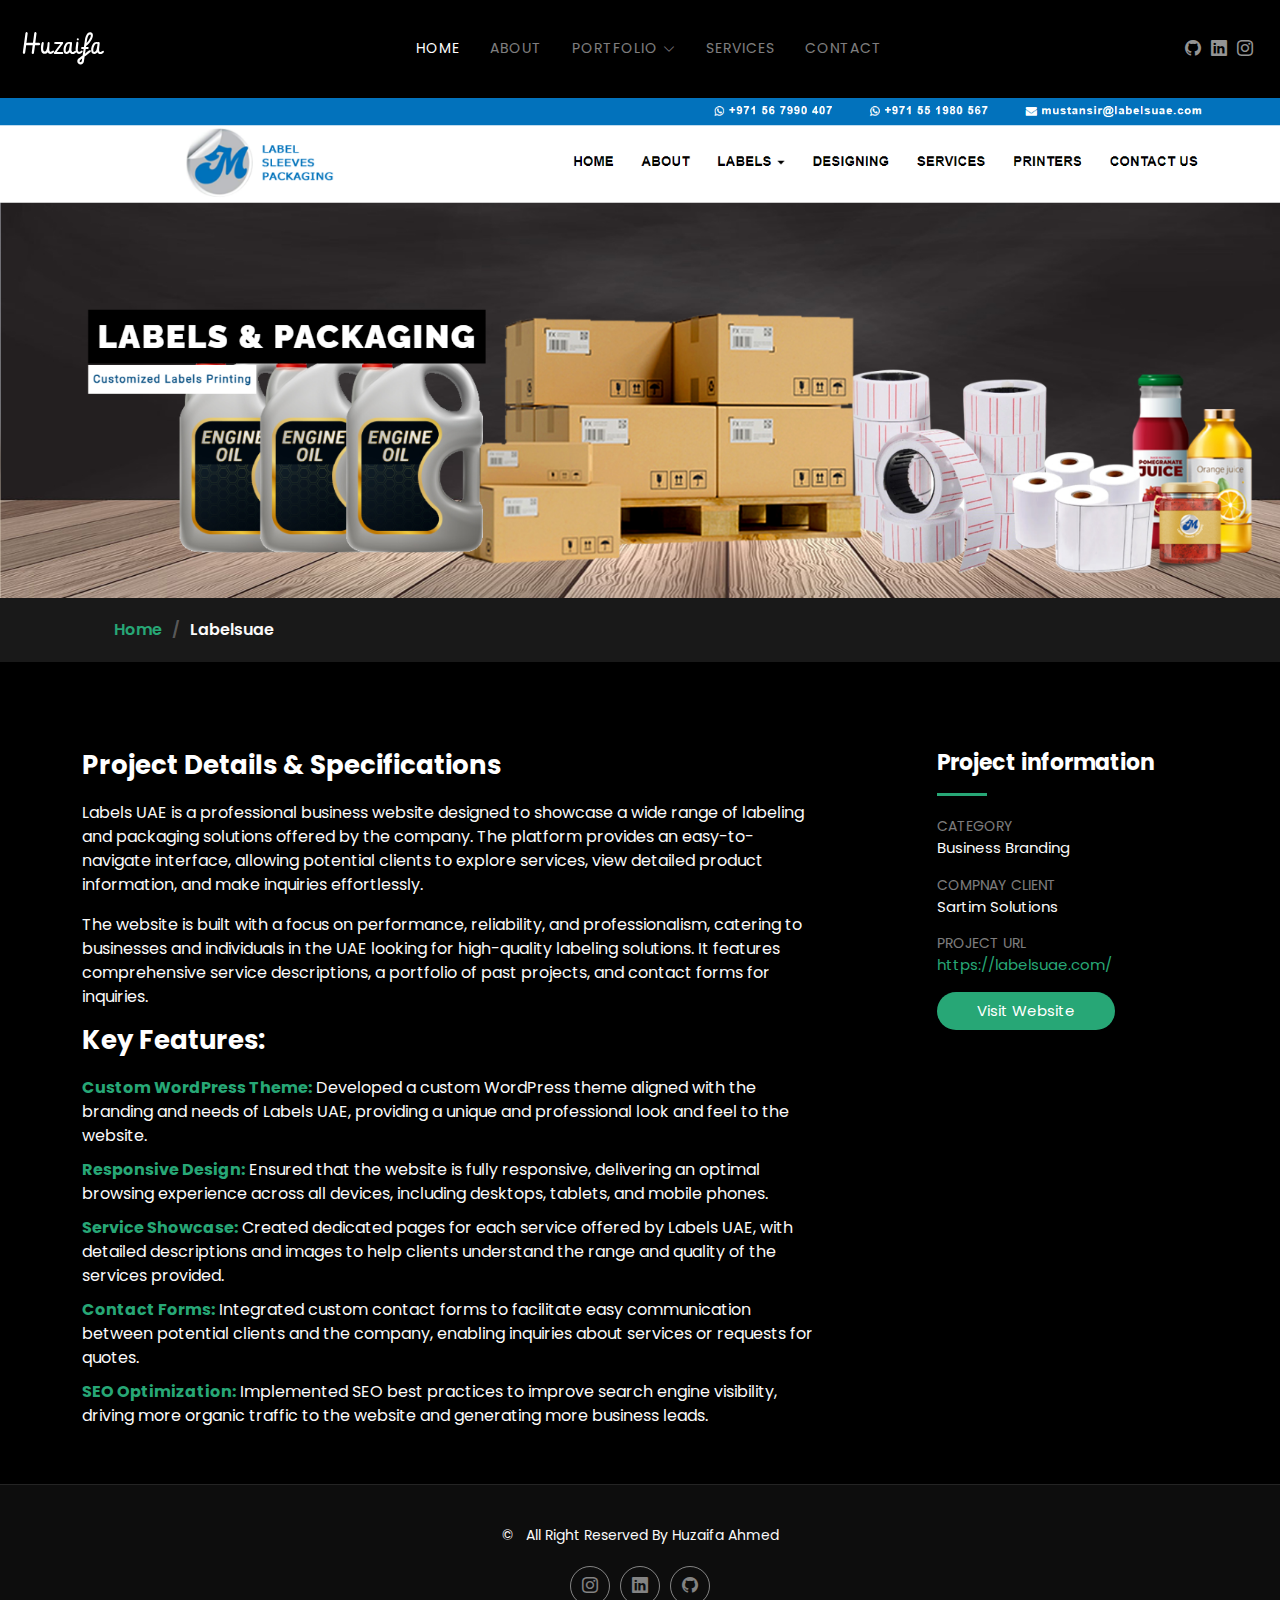
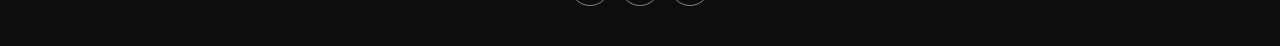
<file: labelsuae-portfolio.html>
<!DOCTYPE html>
<html lang="en">

<head>
  <meta charset="utf-8">
  <meta content="width=device-width, initial-scale=1.0" name="viewport">
  <title>Labels-uae - Portfolio</title>
  <meta content="" name="description">
  <meta content="" name="keywords">

  <!-- Favicons -->
  <link href="assets/img/h-letter.svg" rel="icon">

  <!-- Fonts -->
  <link href="https://fonts.googleapis.com" rel="preconnect">
  <link href="https://fonts.gstatic.com" rel="preconnect" crossorigin>
  <link href="https://fonts.googleapis.com/css2?family=Roboto:ital,wght@0,100;0,300;0,400;0,500;0,700;0,900;1,100;1,300;1,400;1,500;1,700;1,900&family=Inter:wght@100;200;300;400;500;600;700;800;900&family=Cardo:ital,wght@0,400;0,700;1,400;1,700&display=swap" rel="stylesheet">

  <!-- Vendor CSS Files -->
  <link href="assets/vendor/bootstrap/css/bootstrap.min.css" rel="stylesheet">
  <link href="assets/vendor/bootstrap-icons/bootstrap-icons.css" rel="stylesheet">
  <link href="assets/vendor/aos/aos.css" rel="stylesheet">
  <link href="assets/vendor/glightbox/css/glightbox.min.css" rel="stylesheet">
  <link href="assets/vendor/swiper/swiper-bundle.min.css" rel="stylesheet">

  <!-- Main CSS File -->
  <link href="assets/css/main.css" rel="stylesheet">


</head>

<body class="gallery-single-page">

  <header id="header" class="header d-flex align-items-center sticky-top">
    <div class="container-fluid position-relative d-flex align-items-center justify-content-between">

      <a style="margin-left: 10px;" href="index.html" class="logo d-flex align-items-center me-auto me-xl-0">
        <!-- Uncomment the line below if you also wish to use an image logo -->
        <!-- <img src="assets/img/logo.png" alt=""> -->
       <svg width="82" height="33" viewBox="0 0 82 33" fill="none" xmlns="http://www.w3.org/2000/svg">
<path d="M69.1582 17.5537C69.1582 17.2327 69.1771 16.8929 69.2148 16.5342C69.4131 14.9105 69.9229 13.4709 70.7441 12.2153C71.7448 10.686 72.9484 9.92139 74.355 9.92139C74.9591 9.92139 75.4878 10.0394 75.9409 10.2754C76.1297 10.0488 76.3893 9.93083 76.7197 9.92139C76.9085 9.92139 77.0265 9.93555 77.0737 9.96387C77.4797 10.096 77.6826 10.4972 77.6826 11.1675C77.6826 11.4412 77.6354 12.0312 77.541 12.9375C77.2484 15.6185 77.1021 17.2847 77.1021 17.936C77.1021 18.3703 77.1917 18.7762 77.3711 19.1538C77.6354 19.7202 77.9847 20.0034 78.4189 20.0034C78.5039 20.0034 78.5936 19.994 78.688 19.9751C78.9712 19.9185 79.3771 19.7013 79.9058 19.3237C80.425 18.9461 80.8403 18.7573 81.1519 18.7573C81.2746 18.7573 81.402 18.7998 81.5342 18.8848C81.8079 19.0736 81.9448 19.3237 81.9448 19.6353C81.9165 20.1261 81.5436 20.6359 80.8262 21.1646C79.9671 21.7687 79.0562 22.0708 78.0933 22.0708C76.9038 22.0614 76.0259 21.4619 75.4595 20.2725C75.3273 20.4329 75.1763 20.5934 75.0063 20.7539C74.0718 21.6318 73.123 22.0708 72.1602 22.0708C71.556 22.0708 71.0321 21.915 70.5884 21.6035C69.6349 20.9049 69.1582 19.555 69.1582 17.5537ZM75.3887 12.895C75.3887 12.895 75.4217 12.5741 75.4878 11.9321C75.2801 11.8283 75.063 11.7764 74.8364 11.7764C74.6665 11.7764 74.4919 11.8 74.3125 11.8472C73.4346 12.0926 72.6935 12.9045 72.0894 14.2827C71.5513 15.5194 71.2822 16.7607 71.2822 18.0068C71.2822 18.054 71.2822 18.1012 71.2822 18.1484C71.3105 19.3001 71.6032 19.876 72.1602 19.876C72.4528 19.8665 72.8115 19.7061 73.2363 19.3945C73.6706 19.083 73.9868 18.7904 74.1851 18.5166C74.3078 18.3372 74.473 17.8133 74.6807 16.9448C75.0583 15.3306 75.2943 13.9806 75.3887 12.895Z" fill="white"/>
<path d="M60.2231 14.9058C60.2326 14.9058 60.2798 14.9058 60.3647 14.9058C60.9406 14.9152 61.4551 14.9199 61.9082 14.9199L62.8003 8.9585C63.6593 3.21891 65.3963 0.344401 68.0112 0.334961C68.5304 0.334961 68.9836 0.415202 69.3706 0.575684C70.3901 0.991048 70.8999 1.8737 70.8999 3.22363C70.8999 3.72396 70.8385 4.24788 70.7158 4.79541C70.2816 6.76839 69.1582 8.82161 67.3457 10.9551C66.2035 12.305 65.1367 13.3009 64.1455 13.9429L64.0039 14.9199H65.4624C65.6984 14.9199 65.9108 14.9671 66.0996 15.0615C66.4489 15.2409 66.6235 15.5382 66.6235 15.9536C66.6235 16.1235 66.5811 16.2887 66.4961 16.4492C66.279 16.7985 65.9297 16.9731 65.4482 16.9731H63.7065L63.041 21.646C65.5143 19.7674 66.8359 18.7526 67.0059 18.6016C67.3835 18.2995 67.7469 18.1484 68.0962 18.1484C68.2189 18.1484 68.3464 18.1909 68.4785 18.2759C68.7523 18.4647 68.8892 18.7054 68.8892 18.998C68.8797 19.4229 68.6201 19.8618 68.1104 20.3149C67.1097 21.1457 65.283 22.5806 62.6304 24.6196L61.9507 29.3208C61.8091 30.2648 61.4551 31.0106 60.8887 31.5581C60.2562 32.1528 59.4774 32.4502 58.5522 32.4502C57.6932 32.4502 56.9333 32.1245 56.2725 31.4731C55.6117 30.8218 55.2812 30.0854 55.2812 29.2642C55.2812 28.4712 55.4653 27.8151 55.8335 27.2959C56.0506 26.9938 56.4754 26.6021 57.1079 26.1206C57.1174 26.1112 57.1504 26.0876 57.207 26.0498C57.8206 25.5872 58.9629 24.7282 60.6338 23.4727L61.6108 16.9731H60.2231C60.1382 16.9731 60.0579 16.9684 59.9824 16.959C59.3688 16.8835 59.062 16.5483 59.062 15.9536C59.062 15.812 59.0809 15.6799 59.1187 15.5571C59.2791 15.1229 59.6473 14.9058 60.2231 14.9058ZM68.0396 2.47314C67.2371 2.50146 66.5527 3.16699 65.9863 4.46973C65.4954 5.62142 65.0659 7.51416 64.6978 10.1479C64.6411 10.6011 64.5986 10.9032 64.5703 11.0542C65.2028 10.45 65.8589 9.67594 66.5386 8.73193C68.0679 6.61735 68.8325 4.82845 68.8325 3.36523C68.8325 3.28971 68.8136 3.20003 68.7759 3.09619C68.6343 2.68083 68.3888 2.47314 68.0396 2.47314ZM59.9258 28.188C59.9258 28.188 60.006 27.6121 60.1665 26.4604C59.1847 27.2062 58.6655 27.6074 58.6089 27.6641C57.9292 28.1644 57.5846 28.6458 57.5752 29.1084C57.5752 29.2689 57.6035 29.4199 57.6602 29.5615C57.8206 29.9769 58.118 30.1846 58.5522 30.1846C58.7222 30.1846 58.8826 30.1562 59.0337 30.0996C59.4963 29.9108 59.7936 29.2736 59.9258 28.188Z" fill="white"/>
<path d="M56.3857 11.0259C56.3857 11.2996 56.3385 11.8896 56.2441 12.7959C55.9515 15.4769 55.8052 17.1431 55.8052 17.7944C55.8052 18.2287 55.8949 18.6346 56.0742 19.0122C56.3385 19.5786 56.6925 19.8618 57.1362 19.8618C57.2306 19.8618 57.3298 19.8524 57.4336 19.8335C57.7074 19.7674 58.1038 19.5456 58.623 19.168C59.1328 18.7904 59.5435 18.6016 59.855 18.6016C59.9871 18.6016 60.1193 18.6488 60.2515 18.7432C60.5158 18.932 60.6479 19.1821 60.6479 19.4937C60.6102 19.9751 60.2373 20.4849 59.5293 21.0229C58.6608 21.6271 57.7498 21.9292 56.7964 21.9292C55.994 21.9292 55.3285 21.6507 54.7998 21.0938C54.0068 20.2441 53.6104 18.8942 53.6104 17.0439C53.6104 16.4115 53.7378 15.1748 53.9927 13.334C54.106 12.4749 54.1862 11.8424 54.2334 11.4365C54.2428 11.3516 54.2523 11.2666 54.2617 11.1816C54.4128 10.2376 54.7998 9.76562 55.4229 9.76562C55.5267 9.76562 55.6305 9.77507 55.7344 9.79395C56.1686 9.89779 56.3857 10.3084 56.3857 11.0259ZM54.7715 7.31592C54.7715 7.146 54.8092 6.98551 54.8848 6.83447C55.0736 6.46631 55.3804 6.28223 55.8052 6.28223C55.9751 6.28223 56.1356 6.31999 56.2866 6.39551C56.6548 6.58431 56.8389 6.89111 56.8389 7.31592C56.8389 7.48584 56.8011 7.64632 56.7256 7.79736C56.5368 8.16553 56.23 8.34961 55.8052 8.34961C55.6353 8.34961 55.4748 8.31185 55.3237 8.23633C54.9556 8.04753 54.7715 7.74072 54.7715 7.31592Z" fill="white"/>
<path d="M41.5176 17.5537C41.5176 17.2327 41.5365 16.8929 41.5742 16.5342C41.7725 14.9105 42.2822 13.4709 43.1035 12.2153C44.1042 10.686 45.3078 9.92139 46.7144 9.92139C47.3185 9.92139 47.8472 10.0394 48.3003 10.2754C48.4891 10.0488 48.7487 9.93083 49.0791 9.92139C49.2679 9.92139 49.3859 9.93555 49.4331 9.96387C49.839 10.096 50.042 10.4972 50.042 11.1675C50.042 11.4412 49.9948 12.0312 49.9004 12.9375C49.6077 15.6185 49.4614 17.2847 49.4614 17.936C49.4614 18.3703 49.5511 18.7762 49.7305 19.1538C49.9948 19.7202 50.3441 20.0034 50.7783 20.0034C50.8633 20.0034 50.953 19.994 51.0474 19.9751C51.3306 19.9185 51.7365 19.7013 52.2651 19.3237C52.7843 18.9461 53.1997 18.7573 53.5112 18.7573C53.634 18.7573 53.7614 18.7998 53.8936 18.8848C54.1673 19.0736 54.3042 19.3237 54.3042 19.6353C54.2759 20.1261 53.903 20.6359 53.1855 21.1646C52.3265 21.7687 51.4155 22.0708 50.4526 22.0708C49.2632 22.0614 48.3853 21.4619 47.8188 20.2725C47.6867 20.4329 47.5356 20.5934 47.3657 20.7539C46.4312 21.6318 45.4824 22.0708 44.5195 22.0708C43.9154 22.0708 43.3914 21.915 42.9478 21.6035C41.9943 20.9049 41.5176 19.555 41.5176 17.5537ZM47.748 12.895C47.748 12.895 47.7811 12.5741 47.8472 11.9321C47.6395 11.8283 47.4224 11.7764 47.1958 11.7764C47.0259 11.7764 46.8512 11.8 46.6719 11.8472C45.7939 12.0926 45.0529 12.9045 44.4487 14.2827C43.9106 15.5194 43.6416 16.7607 43.6416 18.0068C43.6416 18.054 43.6416 18.1012 43.6416 18.1484C43.6699 19.3001 43.9626 19.876 44.5195 19.876C44.8122 19.8665 45.1709 19.7061 45.5957 19.3945C46.0299 19.083 46.3462 18.7904 46.5444 18.5166C46.6672 18.3372 46.8324 17.8133 47.04 16.9448C47.4176 15.3306 47.6536 13.9806 47.748 12.895Z" fill="white"/>
<path d="M32.2144 20.1167C32.2144 20.1167 34.2487 17.3838 38.3174 11.918H33.7295C33.418 11.918 33.1584 11.8991 32.9507 11.8613C32.3937 11.748 32.1152 11.4271 32.1152 10.8984C32.1152 10.8418 32.1247 10.7804 32.1436 10.7144C32.2757 10.214 32.7288 9.96387 33.5029 9.96387H40.1582C40.2904 9.96387 40.4131 9.98275 40.5264 10.0205C40.9512 10.1432 41.1636 10.4689 41.1636 10.9976C41.1636 11.1392 41.1164 11.3091 41.022 11.5073C40.937 11.6584 40.314 12.5269 39.1528 14.1128C37.5952 16.2557 36.1462 18.2523 34.8057 20.1025H40.2432C40.904 20.112 41.2438 20.4235 41.2627 21.0371C41.2627 21.1882 41.2344 21.325 41.1777 21.4478C41.0078 21.8159 40.4886 22 39.6201 22H32.8091C32.6675 22 32.5259 21.967 32.3843 21.9009C31.9972 21.7121 31.8037 21.4147 31.8037 21.0088C31.8037 20.9805 31.8037 20.9521 31.8037 20.9238C31.8226 20.7822 31.9595 20.5132 32.2144 20.1167Z" fill="white"/>
<path d="M25.3325 14.3394C25.408 13.7635 25.5024 12.6826 25.6157 11.0967C25.6252 11.0212 25.6346 10.9504 25.644 10.8843C25.7573 10.2896 26.1208 9.98275 26.7344 9.96387C26.7627 9.96387 26.7957 9.96859 26.8335 9.97803C27.3433 10.0347 27.5981 10.4312 27.5981 11.1675C27.5981 11.3563 27.5793 11.6395 27.5415 12.0171C27.5226 12.187 27.5085 12.3145 27.499 12.3994C27.3385 14.9577 27.2583 16.5767 27.2583 17.2563C27.2583 17.5018 27.2725 17.7472 27.3008 17.9927C27.4518 19.1916 27.8719 19.791 28.561 19.791C28.6554 19.791 28.7546 19.7816 28.8584 19.7627C29.1322 19.6966 29.5334 19.4748 30.062 19.0972C30.5812 18.7196 30.9966 18.5308 31.3081 18.5308C31.4308 18.5308 31.5488 18.5685 31.6621 18.644C31.9548 18.8234 32.1011 19.1019 32.1011 19.4795C32.1011 19.5078 32.0964 19.5456 32.0869 19.5928C32.0208 20.0459 31.6291 20.5132 30.9116 20.9946C30.0337 21.5894 29.1605 21.8867 28.292 21.8867C27.1214 21.8773 26.286 21.3439 25.7856 20.2866C24.9549 21.3062 23.8174 21.8206 22.373 21.8301C22.0332 21.8301 21.7122 21.7876 21.4102 21.7026C19.7581 21.2023 18.9321 19.3851 18.9321 16.251C18.9321 14.7406 19.0973 13.2207 19.4277 11.6914C19.4466 11.6159 19.4655 11.5356 19.4844 11.4507C19.777 10.4123 20.1924 9.89307 20.7305 9.89307C21.4007 9.90251 21.7453 10.2707 21.7642 10.9976C21.7642 11.1486 21.7217 11.4837 21.6367 12.0029C21.3063 14.1175 21.1411 15.6468 21.1411 16.5908C21.1411 18.5544 21.6414 19.5456 22.6421 19.5645C23.9354 19.555 24.8322 17.8133 25.3325 14.3394Z" fill="white"/>
<path d="M12.0078 20.8389C12.0078 20.8483 12.0031 20.8672 11.9937 20.8955C11.8898 21.6318 11.5122 22 10.8608 22C10.6343 22 10.436 21.9434 10.2661 21.8301C9.88851 21.5846 9.69971 21.1834 9.69971 20.6265L10.6626 13.1924H4.16309C3.79492 16.2038 3.4598 18.7526 3.15771 20.8389C3.02555 21.6035 2.63851 21.9906 1.99658 22C1.7889 22 1.60482 21.9481 1.44434 21.8442C1.04785 21.5894 0.849609 21.1787 0.849609 20.6123C0.90625 20.1214 1.45378 16.015 2.49219 8.29297C3.13411 3.5446 3.45508 1.15625 3.45508 1.12793C3.45508 0.986328 3.51172 0.821126 3.625 0.632324C3.87988 0.2264 4.19613 0.0234375 4.57373 0.0234375C4.75309 0.0234375 4.92301 0.070638 5.0835 0.165039C5.45166 0.382161 5.6499 0.703125 5.67822 1.12793L4.46045 10.8843C5.98031 10.8654 8.15153 10.856 10.9741 10.856C11.0685 10.0913 11.2384 8.78385 11.4839 6.93359C11.8143 4.48861 12.0692 2.55339 12.2485 1.12793C12.2674 0.986328 12.3052 0.844727 12.3618 0.703125C12.5695 0.25 12.9188 0.0234375 13.4097 0.0234375C13.589 0.0234375 13.7637 0.070638 13.9336 0.165039C14.3112 0.382161 14.5142 0.703125 14.5425 1.12793L13.3105 10.856H16.8789C17.096 10.856 17.299 10.8937 17.4878 10.9692C17.9598 11.1769 18.1958 11.5309 18.1958 12.0312C18.1958 12.1823 18.158 12.3333 18.0825 12.4844C17.8937 12.8714 17.5256 13.1074 16.978 13.1924H13.0273C12.4421 17.7425 12.1022 20.2913 12.0078 20.8389Z" fill="white"/>
</svg>      </a>

        <nav id="navmenu" class="navmenu">
        <ul>
          <li><a href="index.html" class="active">Home<br></a></li>
          <li><a  href="#about">About</a></li>
          <li class="dropdown"><a href="#portfolio"><span>Portfolio</span> <i class="bi bi-chevron-down toggle-dropdown"></i></a>
            <ul>
              <li><a href="orion-portfolio.html">Orion</a></li>
              <li><a href="convo-portfolio.html">Convo</a></li>
              <li><a href="zubaidas-portfolio.html">Zubaidas</a></li>
              <li><a href="alkhair-portfolio.html">Al-Khair</a></li>
              <li><a href="flowhcm-portfolio.html">FlowHcm</a></li>
              <li><a href="visiopixel-portfolio.html">VisioPixel</a></li>
           
            </ul>
          </li>
          <li><a href="#services">Services</a></li>
          <li><a href="#contact">Contact</a></li>
        </ul>
        <i class="mobile-nav-toggle d-xl-none bi bi-list"></i>
      </nav>

      <div class="header-social-links">
       <a href="https://github.com/huzi49" class="github" target="_blank"><i class="bi bi-github"></i></a>
       <a href="https://www.linkedin.com/in/huzaifa-ahmed90/" class="linkedin" target="_blank"><i class="bi bi-linkedin"></i></a>
        <a href="https://www.instagram.com/huzaifaaayy/" class="instagram" target="_blank"><i class="bi bi-instagram"></i></a>


      </div>

    </div>
  </header>

  <main class="main">

    <!-- Page Title -->
    <div class="page-title" data-aos="fade">
      <div class="banner-img-labels">
       
      </div>
      <nav class="breadcrumbs">
        <div class="container">
          <ol>
            <li><a href="index.html">Home</a></li>
            <li class="current">Labelsuae</li>
          </ol>
        </div>
      </nav>
    </div><!-- End Page Title -->

    <!-- Gallery Details Section -->
    <section id="gallery-details" class="gallery-details section">

      <div class="container" data-aos="fade-up">

        <div class="portfolio-details-slider swiper init-swiper">
      <!--     <script type="application/json" class="swiper-config">
            {
              "loop": true,
              "speed": 600,
              "autoplay": {
                "delay": 5000
              },
              "slidesPerView": "auto",
              "navigation": {
                "nextEl": ".swiper-button-next",
                "prevEl": ".swiper-button-prev"
              },
              "pagination": {
                "el": ".swiper-pagination",
                "type": "bullets",
                "clickable": true
              }
            }
          </script> -->
        <!--   <div class="swiper-wrapper align-items-center">

            <div class="swiper-slide">
              <img src="assets/img/gallery/alkhair-banner1.png" alt="">
            </div>

            <div class="swiper-slide">
              <img src="assets/img/gallery/gallery-9.jpg" alt="">
            </div>

            <div class="swiper-slide">
              <img src="assets/img/gallery/gallery-10.jpg" alt="">
            </div>

            <div class="swiper-slide">
              <img src="assets/img/gallery/gallery-11.jpg" alt="">
            </div>

            <div class="swiper-slide">
              <img src="assets/img/gallery/gallery-12.jpg" alt="">
            </div>

            <div class="swiper-slide">
              <img src="assets/img/gallery/gallery-13.jpg" alt="">
            </div>

            <div class="swiper-slide">
              <img src="assets/img/gallery/gallery-14.jpg" alt="">
            </div>

          </div> -->
          <!-- <div class="swiper-button-prev"></div>
          <div class="swiper-button-next"></div>
          <div class="swiper-pagination"></div> -->
        </div>

        <div class="row justify-content-between gy-4 mt-4">

          <div class="col-lg-8" data-aos="fade-up">
            <div class="portfolio-description">
              <h2>Project Details & Specifications</h2>
<p>
Labels UAE is a professional business website designed to showcase a wide range of labeling and packaging solutions offered by the company. The platform provides an easy-to-navigate interface, allowing potential clients to explore services, view detailed product information, and make inquiries effortlessly.
</p>
<p>
The website is built with a focus on performance, reliability, and professionalism, catering to businesses and individuals in the UAE looking for high-quality labeling solutions. It features comprehensive service descriptions, a portfolio of past projects, and contact forms for inquiries.
</p>

<h2>Key Features:</h2>
<ul style="padding: 0;">
    <li class="mb-10"><strong class="text-color-green">Custom WordPress Theme:</strong> Developed a custom WordPress theme aligned with the branding and needs of Labels UAE, providing a unique and professional look and feel to the website.</li>
    <li class="mb-10"><strong class="text-color-green">Responsive Design:</strong> Ensured that the website is fully responsive, delivering an optimal browsing experience across all devices, including desktops, tablets, and mobile phones.</li>
    <li class="mb-10"><strong class="text-color-green">Service Showcase:</strong> Created dedicated pages for each service offered by Labels UAE, with detailed descriptions and images to help clients understand the range and quality of the services provided.</li>
    <li class="mb-10"><strong class="text-color-green">Contact Forms:</strong> Integrated custom contact forms to facilitate easy communication between potential clients and the company, enabling inquiries about services or requests for quotes.</li>
    <li class="mb-10"><strong class="text-color-green">SEO Optimization:</strong> Implemented SEO best practices to improve search engine visibility, driving more organic traffic to the website and generating more business leads.</li>
</ul>

            </div>
          </div>

          <div class="col-lg-3" data-aos="fade-up" data-aos-delay="100">
            <div class="portfolio-info">
              <h3>Project information</h3>
              <ul>
                <li><strong>Category</strong> Business Branding</li>
                <li><strong>Compnay Client</strong> Sartim Solutions</li>
<!--                 <li><strong>Project date</strong> 01 March, 2020</li>
 -->                       <li><strong>Project URL</strong> <a target="_blank" href="https://labelsuae.com/">https://labelsuae.com/</a></li>

  <li><a target="_blank" href="https://labelsuae.com/" class="btn-visit align-self-start">Visit Website</a></li>       
              </ul>
            </div>
          </div>

        </div>

      </div>

    </section><!-- /Gallery Details Section -->

  </main>

 
  <footer id="footer" class="footer">

    <div class="container">
      <div class="copyright text-center ">
        <p>©  <strong class="px-1 sitename"></strong> <span>All Right Reserved By Huzaifa Ahmed</span></p>
      </div>
      <div class="social-links d-flex justify-content-center">
        <a href="https://www.instagram.com/huzaifaaayy/" class="instagram" target="_blank"><i class="bi bi-instagram"></i></a>
 <a href="https://www.linkedin.com/in/huzaifa-ahmed90/" class="linkedin" target="_blank"><i class="bi bi-linkedin"></i></a>     
 <a href="https://github.com/huzi49" class="github" target="_blank"><i class="bi bi-github"></i></a> </div>
     
    </div>

  </footer>

  <!-- Scroll Top -->
  <a href="#" id="scroll-top" class="scroll-top d-flex align-items-center justify-content-center"><i class="bi bi-arrow-up-short"></i></a>

  <!-- Preloader -->
  <div id="preloader">
    <div class="line"></div>
  </div>

  <!-- Vendor JS Files -->
  <script src="assets/vendor/bootstrap/js/bootstrap.bundle.min.js"></script>
  <script src="assets/vendor/php-email-form/validate.js"></script>
  <script src="assets/vendor/aos/aos.js"></script>
  <script src="assets/vendor/glightbox/js/glightbox.min.js"></script>
  <script src="assets/vendor/swiper/swiper-bundle.min.js"></script>

  <!-- Main JS File -->
  <script src="assets/js/main.js"></script>

</body>

</html>
</file>
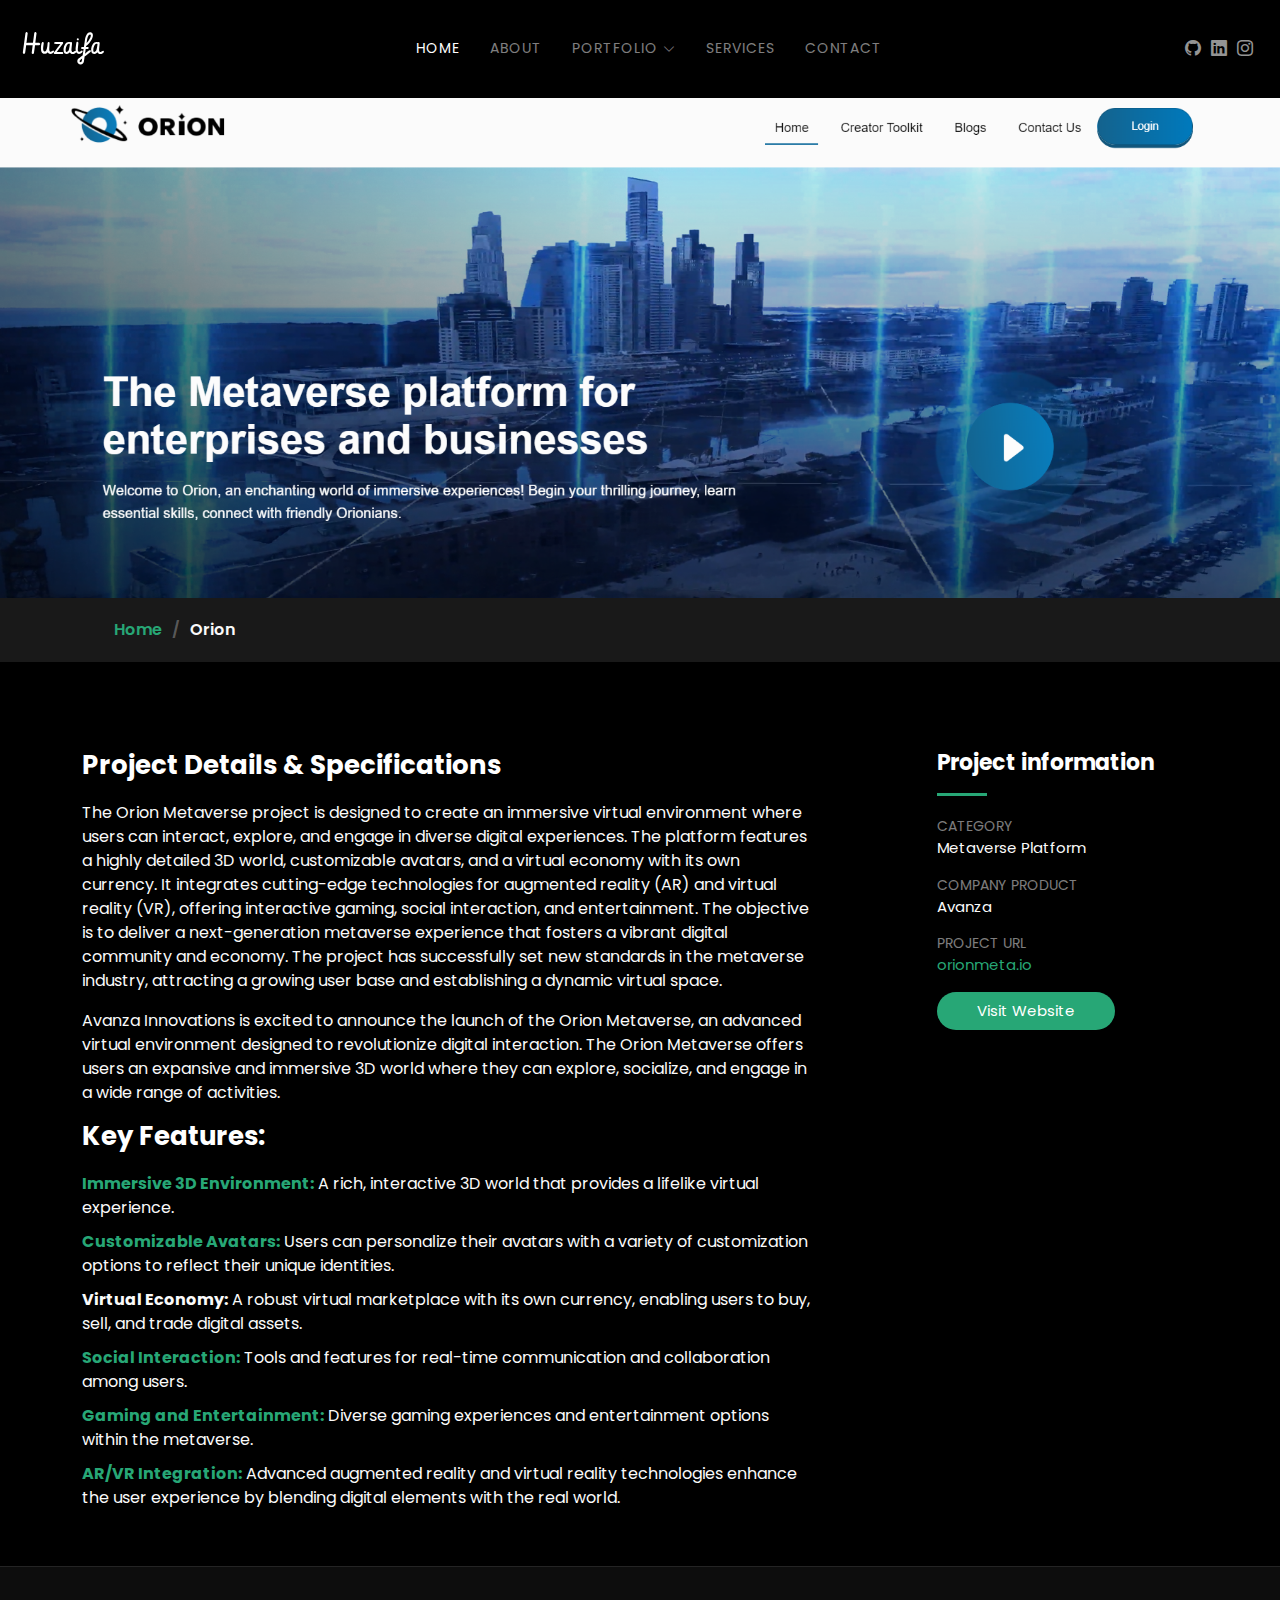
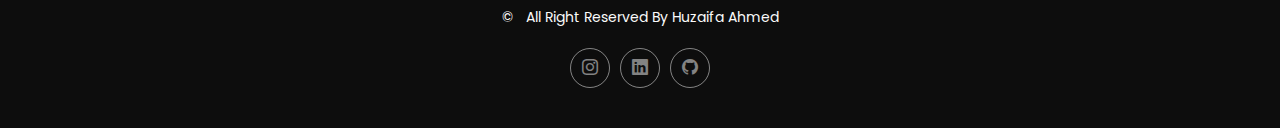
<file: orion-portfolio.html>
<!DOCTYPE html>
<html lang="en">

<head>
  <meta charset="utf-8">
  <meta content="width=device-width, initial-scale=1.0" name="viewport">
  <title>Orion - Portfolio</title>
  <meta content="" name="description">
  <meta content="" name="keywords">

  <!-- Favicons -->
  <link href="assets/img/h-letter.svg" rel="icon">

  <!-- Fonts -->
  <link href="https://fonts.googleapis.com" rel="preconnect">
  <link href="https://fonts.gstatic.com" rel="preconnect" crossorigin>
  <link href="https://fonts.googleapis.com/css2?family=Roboto:ital,wght@0,100;0,300;0,400;0,500;0,700;0,900;1,100;1,300;1,400;1,500;1,700;1,900&family=Inter:wght@100;200;300;400;500;600;700;800;900&family=Cardo:ital,wght@0,400;0,700;1,400;1,700&display=swap" rel="stylesheet">

  <!-- Vendor CSS Files -->
  <link href="assets/vendor/bootstrap/css/bootstrap.min.css" rel="stylesheet">
  <link href="assets/vendor/bootstrap-icons/bootstrap-icons.css" rel="stylesheet">
  <link href="assets/vendor/aos/aos.css" rel="stylesheet">
  <link href="assets/vendor/glightbox/css/glightbox.min.css" rel="stylesheet">
  <link href="assets/vendor/swiper/swiper-bundle.min.css" rel="stylesheet">

  <!-- Main CSS File -->
  <link href="assets/css/main.css" rel="stylesheet">

  <!-- =======================================================
  * Template Name: PhotoFolio
  * Template URL: https://bootstrapmade.com/photofolio-bootstrap-photography-website-template/
  * Updated: Jun 29 2024 with Bootstrap v5.3.3
  * Author: BootstrapMade.com
  * License: https://bootstrapmade.com/license/
  ======================================================== -->
</head>

<body class="gallery-single-page">

  <header id="header" class="header d-flex align-items-center sticky-top">
    <div class="container-fluid position-relative d-flex align-items-center justify-content-between">

      <a style="margin-left: 10px;" href="index.html" class="logo d-flex align-items-center me-auto me-xl-0">
        <!-- Uncomment the line below if you also wish to use an image logo -->
        <!-- <img src="assets/img/logo.png" alt=""> -->
       <svg width="82" height="33" viewBox="0 0 82 33" fill="none" xmlns="http://www.w3.org/2000/svg">
<path d="M69.1582 17.5537C69.1582 17.2327 69.1771 16.8929 69.2148 16.5342C69.4131 14.9105 69.9229 13.4709 70.7441 12.2153C71.7448 10.686 72.9484 9.92139 74.355 9.92139C74.9591 9.92139 75.4878 10.0394 75.9409 10.2754C76.1297 10.0488 76.3893 9.93083 76.7197 9.92139C76.9085 9.92139 77.0265 9.93555 77.0737 9.96387C77.4797 10.096 77.6826 10.4972 77.6826 11.1675C77.6826 11.4412 77.6354 12.0312 77.541 12.9375C77.2484 15.6185 77.1021 17.2847 77.1021 17.936C77.1021 18.3703 77.1917 18.7762 77.3711 19.1538C77.6354 19.7202 77.9847 20.0034 78.4189 20.0034C78.5039 20.0034 78.5936 19.994 78.688 19.9751C78.9712 19.9185 79.3771 19.7013 79.9058 19.3237C80.425 18.9461 80.8403 18.7573 81.1519 18.7573C81.2746 18.7573 81.402 18.7998 81.5342 18.8848C81.8079 19.0736 81.9448 19.3237 81.9448 19.6353C81.9165 20.1261 81.5436 20.6359 80.8262 21.1646C79.9671 21.7687 79.0562 22.0708 78.0933 22.0708C76.9038 22.0614 76.0259 21.4619 75.4595 20.2725C75.3273 20.4329 75.1763 20.5934 75.0063 20.7539C74.0718 21.6318 73.123 22.0708 72.1602 22.0708C71.556 22.0708 71.0321 21.915 70.5884 21.6035C69.6349 20.9049 69.1582 19.555 69.1582 17.5537ZM75.3887 12.895C75.3887 12.895 75.4217 12.5741 75.4878 11.9321C75.2801 11.8283 75.063 11.7764 74.8364 11.7764C74.6665 11.7764 74.4919 11.8 74.3125 11.8472C73.4346 12.0926 72.6935 12.9045 72.0894 14.2827C71.5513 15.5194 71.2822 16.7607 71.2822 18.0068C71.2822 18.054 71.2822 18.1012 71.2822 18.1484C71.3105 19.3001 71.6032 19.876 72.1602 19.876C72.4528 19.8665 72.8115 19.7061 73.2363 19.3945C73.6706 19.083 73.9868 18.7904 74.1851 18.5166C74.3078 18.3372 74.473 17.8133 74.6807 16.9448C75.0583 15.3306 75.2943 13.9806 75.3887 12.895Z" fill="white"/>
<path d="M60.2231 14.9058C60.2326 14.9058 60.2798 14.9058 60.3647 14.9058C60.9406 14.9152 61.4551 14.9199 61.9082 14.9199L62.8003 8.9585C63.6593 3.21891 65.3963 0.344401 68.0112 0.334961C68.5304 0.334961 68.9836 0.415202 69.3706 0.575684C70.3901 0.991048 70.8999 1.8737 70.8999 3.22363C70.8999 3.72396 70.8385 4.24788 70.7158 4.79541C70.2816 6.76839 69.1582 8.82161 67.3457 10.9551C66.2035 12.305 65.1367 13.3009 64.1455 13.9429L64.0039 14.9199H65.4624C65.6984 14.9199 65.9108 14.9671 66.0996 15.0615C66.4489 15.2409 66.6235 15.5382 66.6235 15.9536C66.6235 16.1235 66.5811 16.2887 66.4961 16.4492C66.279 16.7985 65.9297 16.9731 65.4482 16.9731H63.7065L63.041 21.646C65.5143 19.7674 66.8359 18.7526 67.0059 18.6016C67.3835 18.2995 67.7469 18.1484 68.0962 18.1484C68.2189 18.1484 68.3464 18.1909 68.4785 18.2759C68.7523 18.4647 68.8892 18.7054 68.8892 18.998C68.8797 19.4229 68.6201 19.8618 68.1104 20.3149C67.1097 21.1457 65.283 22.5806 62.6304 24.6196L61.9507 29.3208C61.8091 30.2648 61.4551 31.0106 60.8887 31.5581C60.2562 32.1528 59.4774 32.4502 58.5522 32.4502C57.6932 32.4502 56.9333 32.1245 56.2725 31.4731C55.6117 30.8218 55.2812 30.0854 55.2812 29.2642C55.2812 28.4712 55.4653 27.8151 55.8335 27.2959C56.0506 26.9938 56.4754 26.6021 57.1079 26.1206C57.1174 26.1112 57.1504 26.0876 57.207 26.0498C57.8206 25.5872 58.9629 24.7282 60.6338 23.4727L61.6108 16.9731H60.2231C60.1382 16.9731 60.0579 16.9684 59.9824 16.959C59.3688 16.8835 59.062 16.5483 59.062 15.9536C59.062 15.812 59.0809 15.6799 59.1187 15.5571C59.2791 15.1229 59.6473 14.9058 60.2231 14.9058ZM68.0396 2.47314C67.2371 2.50146 66.5527 3.16699 65.9863 4.46973C65.4954 5.62142 65.0659 7.51416 64.6978 10.1479C64.6411 10.6011 64.5986 10.9032 64.5703 11.0542C65.2028 10.45 65.8589 9.67594 66.5386 8.73193C68.0679 6.61735 68.8325 4.82845 68.8325 3.36523C68.8325 3.28971 68.8136 3.20003 68.7759 3.09619C68.6343 2.68083 68.3888 2.47314 68.0396 2.47314ZM59.9258 28.188C59.9258 28.188 60.006 27.6121 60.1665 26.4604C59.1847 27.2062 58.6655 27.6074 58.6089 27.6641C57.9292 28.1644 57.5846 28.6458 57.5752 29.1084C57.5752 29.2689 57.6035 29.4199 57.6602 29.5615C57.8206 29.9769 58.118 30.1846 58.5522 30.1846C58.7222 30.1846 58.8826 30.1562 59.0337 30.0996C59.4963 29.9108 59.7936 29.2736 59.9258 28.188Z" fill="white"/>
<path d="M56.3857 11.0259C56.3857 11.2996 56.3385 11.8896 56.2441 12.7959C55.9515 15.4769 55.8052 17.1431 55.8052 17.7944C55.8052 18.2287 55.8949 18.6346 56.0742 19.0122C56.3385 19.5786 56.6925 19.8618 57.1362 19.8618C57.2306 19.8618 57.3298 19.8524 57.4336 19.8335C57.7074 19.7674 58.1038 19.5456 58.623 19.168C59.1328 18.7904 59.5435 18.6016 59.855 18.6016C59.9871 18.6016 60.1193 18.6488 60.2515 18.7432C60.5158 18.932 60.6479 19.1821 60.6479 19.4937C60.6102 19.9751 60.2373 20.4849 59.5293 21.0229C58.6608 21.6271 57.7498 21.9292 56.7964 21.9292C55.994 21.9292 55.3285 21.6507 54.7998 21.0938C54.0068 20.2441 53.6104 18.8942 53.6104 17.0439C53.6104 16.4115 53.7378 15.1748 53.9927 13.334C54.106 12.4749 54.1862 11.8424 54.2334 11.4365C54.2428 11.3516 54.2523 11.2666 54.2617 11.1816C54.4128 10.2376 54.7998 9.76562 55.4229 9.76562C55.5267 9.76562 55.6305 9.77507 55.7344 9.79395C56.1686 9.89779 56.3857 10.3084 56.3857 11.0259ZM54.7715 7.31592C54.7715 7.146 54.8092 6.98551 54.8848 6.83447C55.0736 6.46631 55.3804 6.28223 55.8052 6.28223C55.9751 6.28223 56.1356 6.31999 56.2866 6.39551C56.6548 6.58431 56.8389 6.89111 56.8389 7.31592C56.8389 7.48584 56.8011 7.64632 56.7256 7.79736C56.5368 8.16553 56.23 8.34961 55.8052 8.34961C55.6353 8.34961 55.4748 8.31185 55.3237 8.23633C54.9556 8.04753 54.7715 7.74072 54.7715 7.31592Z" fill="white"/>
<path d="M41.5176 17.5537C41.5176 17.2327 41.5365 16.8929 41.5742 16.5342C41.7725 14.9105 42.2822 13.4709 43.1035 12.2153C44.1042 10.686 45.3078 9.92139 46.7144 9.92139C47.3185 9.92139 47.8472 10.0394 48.3003 10.2754C48.4891 10.0488 48.7487 9.93083 49.0791 9.92139C49.2679 9.92139 49.3859 9.93555 49.4331 9.96387C49.839 10.096 50.042 10.4972 50.042 11.1675C50.042 11.4412 49.9948 12.0312 49.9004 12.9375C49.6077 15.6185 49.4614 17.2847 49.4614 17.936C49.4614 18.3703 49.5511 18.7762 49.7305 19.1538C49.9948 19.7202 50.3441 20.0034 50.7783 20.0034C50.8633 20.0034 50.953 19.994 51.0474 19.9751C51.3306 19.9185 51.7365 19.7013 52.2651 19.3237C52.7843 18.9461 53.1997 18.7573 53.5112 18.7573C53.634 18.7573 53.7614 18.7998 53.8936 18.8848C54.1673 19.0736 54.3042 19.3237 54.3042 19.6353C54.2759 20.1261 53.903 20.6359 53.1855 21.1646C52.3265 21.7687 51.4155 22.0708 50.4526 22.0708C49.2632 22.0614 48.3853 21.4619 47.8188 20.2725C47.6867 20.4329 47.5356 20.5934 47.3657 20.7539C46.4312 21.6318 45.4824 22.0708 44.5195 22.0708C43.9154 22.0708 43.3914 21.915 42.9478 21.6035C41.9943 20.9049 41.5176 19.555 41.5176 17.5537ZM47.748 12.895C47.748 12.895 47.7811 12.5741 47.8472 11.9321C47.6395 11.8283 47.4224 11.7764 47.1958 11.7764C47.0259 11.7764 46.8512 11.8 46.6719 11.8472C45.7939 12.0926 45.0529 12.9045 44.4487 14.2827C43.9106 15.5194 43.6416 16.7607 43.6416 18.0068C43.6416 18.054 43.6416 18.1012 43.6416 18.1484C43.6699 19.3001 43.9626 19.876 44.5195 19.876C44.8122 19.8665 45.1709 19.7061 45.5957 19.3945C46.0299 19.083 46.3462 18.7904 46.5444 18.5166C46.6672 18.3372 46.8324 17.8133 47.04 16.9448C47.4176 15.3306 47.6536 13.9806 47.748 12.895Z" fill="white"/>
<path d="M32.2144 20.1167C32.2144 20.1167 34.2487 17.3838 38.3174 11.918H33.7295C33.418 11.918 33.1584 11.8991 32.9507 11.8613C32.3937 11.748 32.1152 11.4271 32.1152 10.8984C32.1152 10.8418 32.1247 10.7804 32.1436 10.7144C32.2757 10.214 32.7288 9.96387 33.5029 9.96387H40.1582C40.2904 9.96387 40.4131 9.98275 40.5264 10.0205C40.9512 10.1432 41.1636 10.4689 41.1636 10.9976C41.1636 11.1392 41.1164 11.3091 41.022 11.5073C40.937 11.6584 40.314 12.5269 39.1528 14.1128C37.5952 16.2557 36.1462 18.2523 34.8057 20.1025H40.2432C40.904 20.112 41.2438 20.4235 41.2627 21.0371C41.2627 21.1882 41.2344 21.325 41.1777 21.4478C41.0078 21.8159 40.4886 22 39.6201 22H32.8091C32.6675 22 32.5259 21.967 32.3843 21.9009C31.9972 21.7121 31.8037 21.4147 31.8037 21.0088C31.8037 20.9805 31.8037 20.9521 31.8037 20.9238C31.8226 20.7822 31.9595 20.5132 32.2144 20.1167Z" fill="white"/>
<path d="M25.3325 14.3394C25.408 13.7635 25.5024 12.6826 25.6157 11.0967C25.6252 11.0212 25.6346 10.9504 25.644 10.8843C25.7573 10.2896 26.1208 9.98275 26.7344 9.96387C26.7627 9.96387 26.7957 9.96859 26.8335 9.97803C27.3433 10.0347 27.5981 10.4312 27.5981 11.1675C27.5981 11.3563 27.5793 11.6395 27.5415 12.0171C27.5226 12.187 27.5085 12.3145 27.499 12.3994C27.3385 14.9577 27.2583 16.5767 27.2583 17.2563C27.2583 17.5018 27.2725 17.7472 27.3008 17.9927C27.4518 19.1916 27.8719 19.791 28.561 19.791C28.6554 19.791 28.7546 19.7816 28.8584 19.7627C29.1322 19.6966 29.5334 19.4748 30.062 19.0972C30.5812 18.7196 30.9966 18.5308 31.3081 18.5308C31.4308 18.5308 31.5488 18.5685 31.6621 18.644C31.9548 18.8234 32.1011 19.1019 32.1011 19.4795C32.1011 19.5078 32.0964 19.5456 32.0869 19.5928C32.0208 20.0459 31.6291 20.5132 30.9116 20.9946C30.0337 21.5894 29.1605 21.8867 28.292 21.8867C27.1214 21.8773 26.286 21.3439 25.7856 20.2866C24.9549 21.3062 23.8174 21.8206 22.373 21.8301C22.0332 21.8301 21.7122 21.7876 21.4102 21.7026C19.7581 21.2023 18.9321 19.3851 18.9321 16.251C18.9321 14.7406 19.0973 13.2207 19.4277 11.6914C19.4466 11.6159 19.4655 11.5356 19.4844 11.4507C19.777 10.4123 20.1924 9.89307 20.7305 9.89307C21.4007 9.90251 21.7453 10.2707 21.7642 10.9976C21.7642 11.1486 21.7217 11.4837 21.6367 12.0029C21.3063 14.1175 21.1411 15.6468 21.1411 16.5908C21.1411 18.5544 21.6414 19.5456 22.6421 19.5645C23.9354 19.555 24.8322 17.8133 25.3325 14.3394Z" fill="white"/>
<path d="M12.0078 20.8389C12.0078 20.8483 12.0031 20.8672 11.9937 20.8955C11.8898 21.6318 11.5122 22 10.8608 22C10.6343 22 10.436 21.9434 10.2661 21.8301C9.88851 21.5846 9.69971 21.1834 9.69971 20.6265L10.6626 13.1924H4.16309C3.79492 16.2038 3.4598 18.7526 3.15771 20.8389C3.02555 21.6035 2.63851 21.9906 1.99658 22C1.7889 22 1.60482 21.9481 1.44434 21.8442C1.04785 21.5894 0.849609 21.1787 0.849609 20.6123C0.90625 20.1214 1.45378 16.015 2.49219 8.29297C3.13411 3.5446 3.45508 1.15625 3.45508 1.12793C3.45508 0.986328 3.51172 0.821126 3.625 0.632324C3.87988 0.2264 4.19613 0.0234375 4.57373 0.0234375C4.75309 0.0234375 4.92301 0.070638 5.0835 0.165039C5.45166 0.382161 5.6499 0.703125 5.67822 1.12793L4.46045 10.8843C5.98031 10.8654 8.15153 10.856 10.9741 10.856C11.0685 10.0913 11.2384 8.78385 11.4839 6.93359C11.8143 4.48861 12.0692 2.55339 12.2485 1.12793C12.2674 0.986328 12.3052 0.844727 12.3618 0.703125C12.5695 0.25 12.9188 0.0234375 13.4097 0.0234375C13.589 0.0234375 13.7637 0.070638 13.9336 0.165039C14.3112 0.382161 14.5142 0.703125 14.5425 1.12793L13.3105 10.856H16.8789C17.096 10.856 17.299 10.8937 17.4878 10.9692C17.9598 11.1769 18.1958 11.5309 18.1958 12.0312C18.1958 12.1823 18.158 12.3333 18.0825 12.4844C17.8937 12.8714 17.5256 13.1074 16.978 13.1924H13.0273C12.4421 17.7425 12.1022 20.2913 12.0078 20.8389Z" fill="white"/>
</svg>      </a>

       <nav id="navmenu" class="navmenu">
        <ul>
          <li><a href="index.html" class="active">Home<br></a></li>
          <li><a  href="#about">About</a></li>
          <li class="dropdown"><a href="#portfolio"><span>Portfolio</span> <i class="bi bi-chevron-down toggle-dropdown"></i></a>
            <ul>
              <li><a href="orion-portfolio.html">Orion</a></li>
              <li><a href="convo-portfolio.html">Convo</a></li>
              <li><a href="zubaidas-portfolio.html">Zubaidas</a></li>
              <li><a href="alkhair-portfolio.html">Al-Khair</a></li>
              <li><a href="flowhcm-portfolio.html">FlowHcm</a></li>
              <li><a href="visiopixel-portfolio.html">VisioPixel</a></li>
           
            </ul>
          </li>
          <li><a href="#services">Services</a></li>
          <li><a href="#contact">Contact</a></li>
        </ul>
        <i class="mobile-nav-toggle d-xl-none bi bi-list"></i>
      </nav>


        <div class="header-social-links">
       <a href="https://github.com/huzi49" class="github" target="_blank"><i class="bi bi-github"></i></a>
       <a href="https://www.linkedin.com/in/huzaifa-ahmed90/" class="linkedin" target="_blank"><i class="bi bi-linkedin"></i></a>
        <a href="https://www.instagram.com/huzaifaaayy/" class="instagram" target="_blank"><i class="bi bi-instagram"></i></a>


      </div>  </header>

  <main class="main">

    <!-- Page Title -->
    <div class="page-title" data-aos="fade">
      <div class="banner-img-orion">
       
      </div>
      <nav class="breadcrumbs">
        <div class="container">
          <ol>
            <li><a href="index.html">Home</a></li>
            <li class="current">Orion</li>
          </ol>
        </div>
      </nav>
    </div><!-- End Page Title -->

    <!-- Gallery Details Section -->
    <section id="gallery-details" class="gallery-details section">

      <div class="container" data-aos="fade-up">

        <div class="portfolio-details-slider swiper init-swiper">
      <!--     <script type="application/json" class="swiper-config">
            {
              "loop": true,
              "speed": 600,
              "autoplay": {
                "delay": 5000
              },
              "slidesPerView": "auto",
              "navigation": {
                "nextEl": ".swiper-button-next",
                "prevEl": ".swiper-button-prev"
              },
              "pagination": {
                "el": ".swiper-pagination",
                "type": "bullets",
                "clickable": true
              }
            }
          </script> -->
        <!--   <div class="swiper-wrapper align-items-center">

            <div class="swiper-slide">
              <img src="assets/img/gallery/alkhair-banner1.png" alt="">
            </div>

            <div class="swiper-slide">
              <img src="assets/img/gallery/gallery-9.jpg" alt="">
            </div>

            <div class="swiper-slide">
              <img src="assets/img/gallery/gallery-10.jpg" alt="">
            </div>

            <div class="swiper-slide">
              <img src="assets/img/gallery/gallery-11.jpg" alt="">
            </div>

            <div class="swiper-slide">
              <img src="assets/img/gallery/gallery-12.jpg" alt="">
            </div>

            <div class="swiper-slide">
              <img src="assets/img/gallery/gallery-13.jpg" alt="">
            </div>

            <div class="swiper-slide">
              <img src="assets/img/gallery/gallery-14.jpg" alt="">
            </div>

          </div> -->
          <!-- <div class="swiper-button-prev"></div>
          <div class="swiper-button-next"></div>
          <div class="swiper-pagination"></div> -->
        </div>

        <div class="row justify-content-between gy-4 mt-4">

          <div class="col-lg-8" data-aos="fade-up">
            <div class="portfolio-description">
              <h2>Project Details & Specifications</h2>
              <p>
                The Orion Metaverse project is designed to create an immersive virtual environment where users can interact, explore, and engage in diverse digital experiences. The platform features a highly detailed 3D world, customizable avatars, and a virtual economy with its own currency. It integrates cutting-edge technologies for augmented reality (AR) and virtual reality (VR), offering interactive gaming, social interaction, and entertainment. The objective is to deliver a next-generation metaverse experience that fosters a vibrant digital community and economy. The project has successfully set new standards in the metaverse industry, attracting a growing user base and establishing a dynamic virtual space.
              </p>
              <p>
                Avanza Innovations is excited to announce the launch of the Orion Metaverse, an advanced virtual environment designed to revolutionize digital interaction. The Orion Metaverse offers users an expansive and immersive 3D world where they can explore, socialize, and engage in a wide range of activities.
              </p>
                            <h2>Key Features:</h2>
<ul style="padding: 0;">
        <li class="mb-10 "><strong class="text-color-green">Immersive 3D Environment:</strong> A rich, interactive 3D world that provides a lifelike virtual experience.</li>
        <li class="mb-10"><strong class="text-color-green">Customizable Avatars:</strong> Users can personalize their avatars with a variety of customization options to reflect their unique identities.</li>
        <li class="mb-10"><strong class="text-colo-green">Virtual Economy:</strong> A robust virtual marketplace with its own currency, enabling users to buy, sell, and trade digital assets.</li>
        <li class="mb-10"><strong class="text-color-green">Social Interaction:</strong> Tools and features for real-time communication and collaboration among users.</li>
        <li class="mb-10"><strong class="text-color-green">Gaming and Entertainment:</strong> Diverse gaming experiences and entertainment options within the metaverse.</li>
        <li class="mb-10"><strong class="text-color-green">AR/VR Integration:</strong> Advanced augmented reality and virtual reality technologies enhance the user experience by blending digital elements with the real world.</li>
    </ul>

            

             

            </div>
          </div>

          <div class="col-lg-3" data-aos="fade-up" data-aos-delay="100">
            <div class="portfolio-info">
              <h3>Project information</h3>
              <ul>
                <li><strong>Category</strong> Metaverse Platform</li>
                <li><strong>Company Product</strong> Avanza</li>
               <li><strong>Project URL</strong> <a target="_blank" href="https://orionmeta.io/">orionmeta.io</a></li>
                <li><a target="_blank" href="https://orionmeta.io/" class="btn-visit align-self-start">Visit Website</a></li>
              </ul>
            </div>
          </div>

        </div>

      </div>

    </section><!-- /Gallery Details Section -->

  </main>


  <footer id="footer" class="footer">

    <div class="container">
      <div class="copyright text-center ">
        <p>©  <strong class="px-1 sitename"></strong> <span>All Right Reserved By Huzaifa Ahmed</span></p>
      </div>
      <div class="social-links d-flex justify-content-center">
        <a href="https://www.instagram.com/huzaifaaayy/" class="instagram" target="_blank"><i class="bi bi-instagram"></i></a>
 <a href="https://www.linkedin.com/in/huzaifa-ahmed90/" class="linkedin" target="_blank"><i class="bi bi-linkedin"></i></a>     
 <a href="https://github.com/huzi49" class="github" target="_blank"><i class="bi bi-github"></i></a> </div>
     
    </div>

  </footer>

  <!-- Scroll Top -->
  <a href="#" id="scroll-top" class="scroll-top d-flex align-items-center justify-content-center"><i class="bi bi-arrow-up-short"></i></a>

  <!-- Preloader -->
  <div id="preloader">
    <div class="line"></div>
  </div>

  <!-- Vendor JS Files -->
  <script src="assets/vendor/bootstrap/js/bootstrap.bundle.min.js"></script>
  <script src="assets/vendor/php-email-form/validate.js"></script>
  <script src="assets/vendor/aos/aos.js"></script>
  <script src="assets/vendor/glightbox/js/glightbox.min.js"></script>
  <script src="assets/vendor/swiper/swiper-bundle.min.js"></script>

  <!-- Main JS File -->
  <script src="assets/js/main.js"></script>

</body>

</html>
</file>
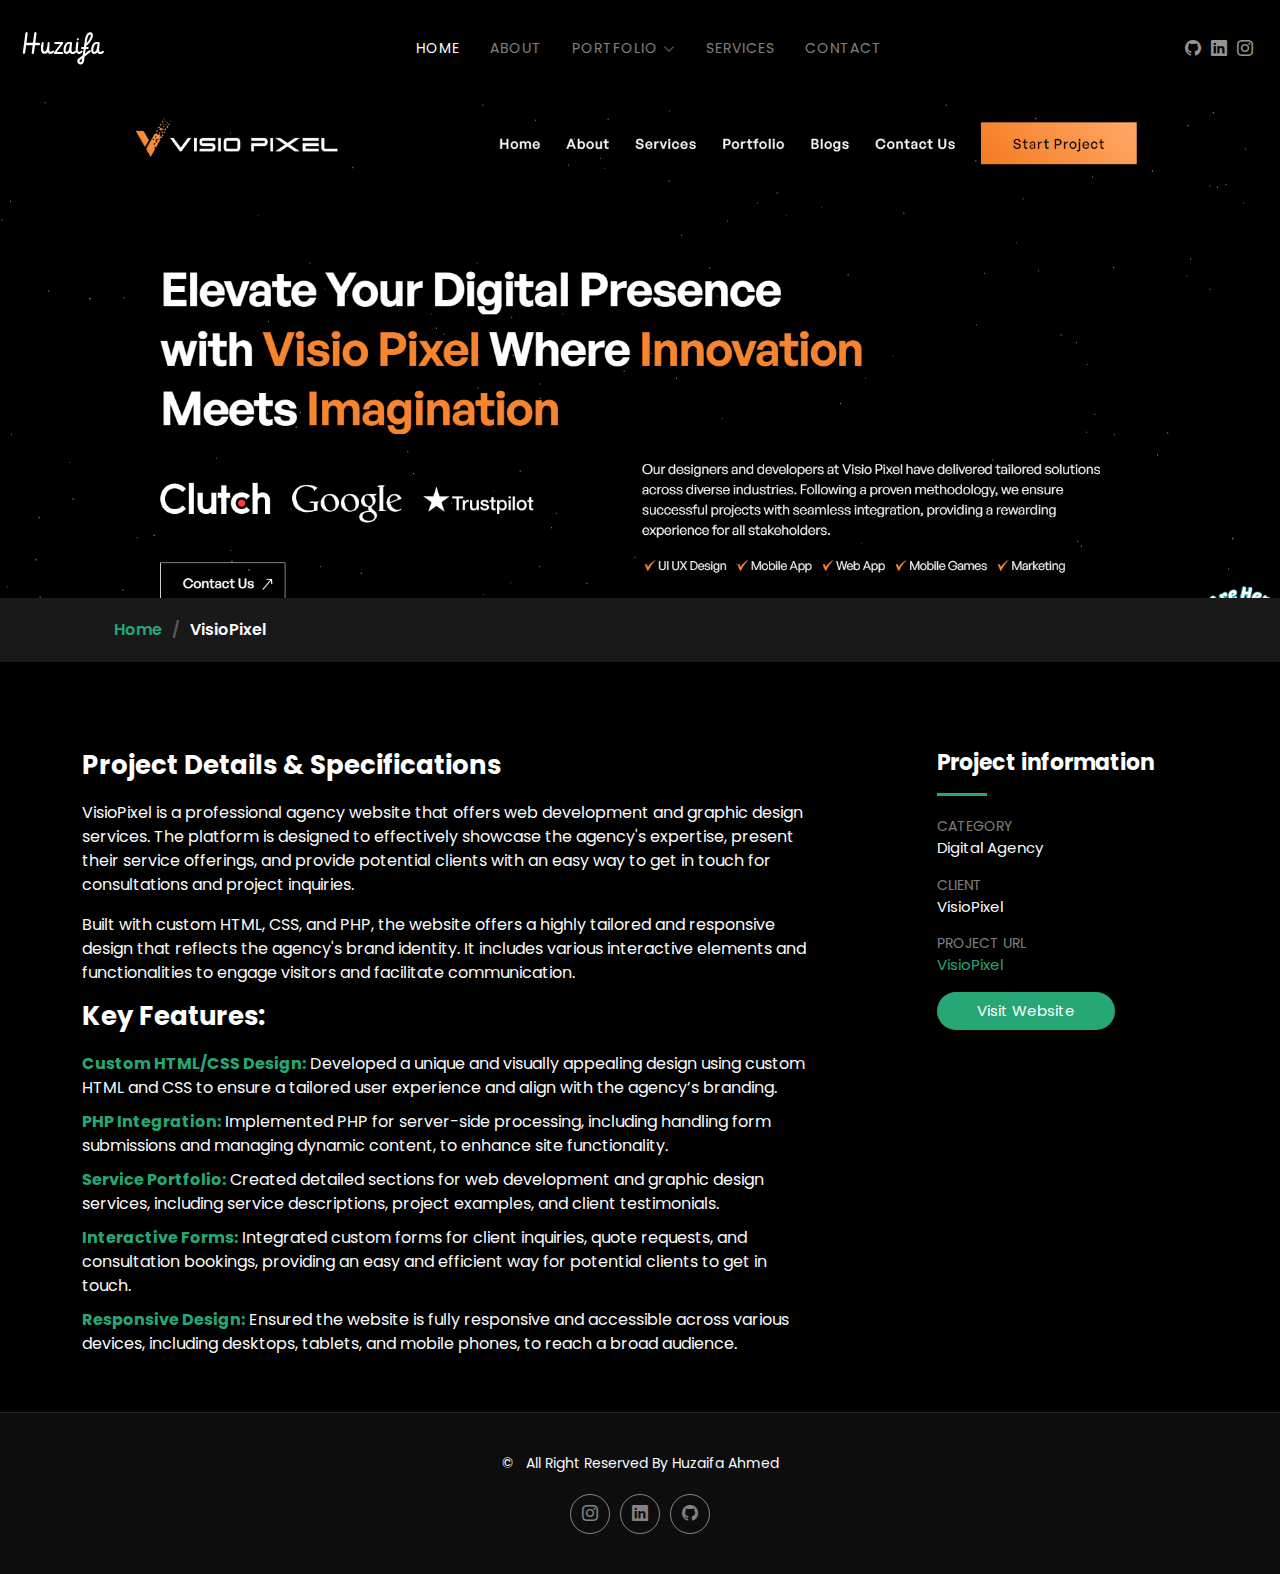
<file: visiopixel-portfolio.html>
<!DOCTYPE html>
<html lang="en">

<head>
  <meta charset="utf-8">
  <meta content="width=device-width, initial-scale=1.0" name="viewport">
  <title>Visio-pixel - Portfolio</title>
  <meta content="" name="description">
  <meta content="" name="keywords">

  <!-- Favicons -->
  <link href="assets/img/h-letter.svg" rel="icon">

  <!-- Fonts -->
  <link href="https://fonts.googleapis.com" rel="preconnect">
  <link href="https://fonts.gstatic.com" rel="preconnect" crossorigin>
  <link href="https://fonts.googleapis.com/css2?family=Roboto:ital,wght@0,100;0,300;0,400;0,500;0,700;0,900;1,100;1,300;1,400;1,500;1,700;1,900&family=Inter:wght@100;200;300;400;500;600;700;800;900&family=Cardo:ital,wght@0,400;0,700;1,400;1,700&display=swap" rel="stylesheet">

  <!-- Vendor CSS Files -->
  <link href="assets/vendor/bootstrap/css/bootstrap.min.css" rel="stylesheet">
  <link href="assets/vendor/bootstrap-icons/bootstrap-icons.css" rel="stylesheet">
  <link href="assets/vendor/aos/aos.css" rel="stylesheet">
  <link href="assets/vendor/glightbox/css/glightbox.min.css" rel="stylesheet">
  <link href="assets/vendor/swiper/swiper-bundle.min.css" rel="stylesheet">

  <!-- Main CSS File -->
  <link href="assets/css/main.css" rel="stylesheet">

  <!-- =======================================================
  * Template Name: PhotoFolio
  * Template URL: https://bootstrapmade.com/photofolio-bootstrap-photography-website-template/
  * Updated: Jun 29 2024 with Bootstrap v5.3.3
  * Author: BootstrapMade.com
  * License: https://bootstrapmade.com/license/
  ======================================================== -->
</head>

<body class="gallery-single-page">

  <header id="header" class="header d-flex align-items-center sticky-top">
    <div class="container-fluid position-relative d-flex align-items-center justify-content-between">

       <a style="margin-left: 10px;" href="index.html" class="logo d-flex align-items-center me-auto me-xl-0">
        <!-- Uncomment the line below if you also wish to use an image logo -->
        <!-- <img src="assets/img/logo.png" alt=""> -->
       <svg width="82" height="33" viewBox="0 0 82 33" fill="none" xmlns="http://www.w3.org/2000/svg">
<path d="M69.1582 17.5537C69.1582 17.2327 69.1771 16.8929 69.2148 16.5342C69.4131 14.9105 69.9229 13.4709 70.7441 12.2153C71.7448 10.686 72.9484 9.92139 74.355 9.92139C74.9591 9.92139 75.4878 10.0394 75.9409 10.2754C76.1297 10.0488 76.3893 9.93083 76.7197 9.92139C76.9085 9.92139 77.0265 9.93555 77.0737 9.96387C77.4797 10.096 77.6826 10.4972 77.6826 11.1675C77.6826 11.4412 77.6354 12.0312 77.541 12.9375C77.2484 15.6185 77.1021 17.2847 77.1021 17.936C77.1021 18.3703 77.1917 18.7762 77.3711 19.1538C77.6354 19.7202 77.9847 20.0034 78.4189 20.0034C78.5039 20.0034 78.5936 19.994 78.688 19.9751C78.9712 19.9185 79.3771 19.7013 79.9058 19.3237C80.425 18.9461 80.8403 18.7573 81.1519 18.7573C81.2746 18.7573 81.402 18.7998 81.5342 18.8848C81.8079 19.0736 81.9448 19.3237 81.9448 19.6353C81.9165 20.1261 81.5436 20.6359 80.8262 21.1646C79.9671 21.7687 79.0562 22.0708 78.0933 22.0708C76.9038 22.0614 76.0259 21.4619 75.4595 20.2725C75.3273 20.4329 75.1763 20.5934 75.0063 20.7539C74.0718 21.6318 73.123 22.0708 72.1602 22.0708C71.556 22.0708 71.0321 21.915 70.5884 21.6035C69.6349 20.9049 69.1582 19.555 69.1582 17.5537ZM75.3887 12.895C75.3887 12.895 75.4217 12.5741 75.4878 11.9321C75.2801 11.8283 75.063 11.7764 74.8364 11.7764C74.6665 11.7764 74.4919 11.8 74.3125 11.8472C73.4346 12.0926 72.6935 12.9045 72.0894 14.2827C71.5513 15.5194 71.2822 16.7607 71.2822 18.0068C71.2822 18.054 71.2822 18.1012 71.2822 18.1484C71.3105 19.3001 71.6032 19.876 72.1602 19.876C72.4528 19.8665 72.8115 19.7061 73.2363 19.3945C73.6706 19.083 73.9868 18.7904 74.1851 18.5166C74.3078 18.3372 74.473 17.8133 74.6807 16.9448C75.0583 15.3306 75.2943 13.9806 75.3887 12.895Z" fill="white"/>
<path d="M60.2231 14.9058C60.2326 14.9058 60.2798 14.9058 60.3647 14.9058C60.9406 14.9152 61.4551 14.9199 61.9082 14.9199L62.8003 8.9585C63.6593 3.21891 65.3963 0.344401 68.0112 0.334961C68.5304 0.334961 68.9836 0.415202 69.3706 0.575684C70.3901 0.991048 70.8999 1.8737 70.8999 3.22363C70.8999 3.72396 70.8385 4.24788 70.7158 4.79541C70.2816 6.76839 69.1582 8.82161 67.3457 10.9551C66.2035 12.305 65.1367 13.3009 64.1455 13.9429L64.0039 14.9199H65.4624C65.6984 14.9199 65.9108 14.9671 66.0996 15.0615C66.4489 15.2409 66.6235 15.5382 66.6235 15.9536C66.6235 16.1235 66.5811 16.2887 66.4961 16.4492C66.279 16.7985 65.9297 16.9731 65.4482 16.9731H63.7065L63.041 21.646C65.5143 19.7674 66.8359 18.7526 67.0059 18.6016C67.3835 18.2995 67.7469 18.1484 68.0962 18.1484C68.2189 18.1484 68.3464 18.1909 68.4785 18.2759C68.7523 18.4647 68.8892 18.7054 68.8892 18.998C68.8797 19.4229 68.6201 19.8618 68.1104 20.3149C67.1097 21.1457 65.283 22.5806 62.6304 24.6196L61.9507 29.3208C61.8091 30.2648 61.4551 31.0106 60.8887 31.5581C60.2562 32.1528 59.4774 32.4502 58.5522 32.4502C57.6932 32.4502 56.9333 32.1245 56.2725 31.4731C55.6117 30.8218 55.2812 30.0854 55.2812 29.2642C55.2812 28.4712 55.4653 27.8151 55.8335 27.2959C56.0506 26.9938 56.4754 26.6021 57.1079 26.1206C57.1174 26.1112 57.1504 26.0876 57.207 26.0498C57.8206 25.5872 58.9629 24.7282 60.6338 23.4727L61.6108 16.9731H60.2231C60.1382 16.9731 60.0579 16.9684 59.9824 16.959C59.3688 16.8835 59.062 16.5483 59.062 15.9536C59.062 15.812 59.0809 15.6799 59.1187 15.5571C59.2791 15.1229 59.6473 14.9058 60.2231 14.9058ZM68.0396 2.47314C67.2371 2.50146 66.5527 3.16699 65.9863 4.46973C65.4954 5.62142 65.0659 7.51416 64.6978 10.1479C64.6411 10.6011 64.5986 10.9032 64.5703 11.0542C65.2028 10.45 65.8589 9.67594 66.5386 8.73193C68.0679 6.61735 68.8325 4.82845 68.8325 3.36523C68.8325 3.28971 68.8136 3.20003 68.7759 3.09619C68.6343 2.68083 68.3888 2.47314 68.0396 2.47314ZM59.9258 28.188C59.9258 28.188 60.006 27.6121 60.1665 26.4604C59.1847 27.2062 58.6655 27.6074 58.6089 27.6641C57.9292 28.1644 57.5846 28.6458 57.5752 29.1084C57.5752 29.2689 57.6035 29.4199 57.6602 29.5615C57.8206 29.9769 58.118 30.1846 58.5522 30.1846C58.7222 30.1846 58.8826 30.1562 59.0337 30.0996C59.4963 29.9108 59.7936 29.2736 59.9258 28.188Z" fill="white"/>
<path d="M56.3857 11.0259C56.3857 11.2996 56.3385 11.8896 56.2441 12.7959C55.9515 15.4769 55.8052 17.1431 55.8052 17.7944C55.8052 18.2287 55.8949 18.6346 56.0742 19.0122C56.3385 19.5786 56.6925 19.8618 57.1362 19.8618C57.2306 19.8618 57.3298 19.8524 57.4336 19.8335C57.7074 19.7674 58.1038 19.5456 58.623 19.168C59.1328 18.7904 59.5435 18.6016 59.855 18.6016C59.9871 18.6016 60.1193 18.6488 60.2515 18.7432C60.5158 18.932 60.6479 19.1821 60.6479 19.4937C60.6102 19.9751 60.2373 20.4849 59.5293 21.0229C58.6608 21.6271 57.7498 21.9292 56.7964 21.9292C55.994 21.9292 55.3285 21.6507 54.7998 21.0938C54.0068 20.2441 53.6104 18.8942 53.6104 17.0439C53.6104 16.4115 53.7378 15.1748 53.9927 13.334C54.106 12.4749 54.1862 11.8424 54.2334 11.4365C54.2428 11.3516 54.2523 11.2666 54.2617 11.1816C54.4128 10.2376 54.7998 9.76562 55.4229 9.76562C55.5267 9.76562 55.6305 9.77507 55.7344 9.79395C56.1686 9.89779 56.3857 10.3084 56.3857 11.0259ZM54.7715 7.31592C54.7715 7.146 54.8092 6.98551 54.8848 6.83447C55.0736 6.46631 55.3804 6.28223 55.8052 6.28223C55.9751 6.28223 56.1356 6.31999 56.2866 6.39551C56.6548 6.58431 56.8389 6.89111 56.8389 7.31592C56.8389 7.48584 56.8011 7.64632 56.7256 7.79736C56.5368 8.16553 56.23 8.34961 55.8052 8.34961C55.6353 8.34961 55.4748 8.31185 55.3237 8.23633C54.9556 8.04753 54.7715 7.74072 54.7715 7.31592Z" fill="white"/>
<path d="M41.5176 17.5537C41.5176 17.2327 41.5365 16.8929 41.5742 16.5342C41.7725 14.9105 42.2822 13.4709 43.1035 12.2153C44.1042 10.686 45.3078 9.92139 46.7144 9.92139C47.3185 9.92139 47.8472 10.0394 48.3003 10.2754C48.4891 10.0488 48.7487 9.93083 49.0791 9.92139C49.2679 9.92139 49.3859 9.93555 49.4331 9.96387C49.839 10.096 50.042 10.4972 50.042 11.1675C50.042 11.4412 49.9948 12.0312 49.9004 12.9375C49.6077 15.6185 49.4614 17.2847 49.4614 17.936C49.4614 18.3703 49.5511 18.7762 49.7305 19.1538C49.9948 19.7202 50.3441 20.0034 50.7783 20.0034C50.8633 20.0034 50.953 19.994 51.0474 19.9751C51.3306 19.9185 51.7365 19.7013 52.2651 19.3237C52.7843 18.9461 53.1997 18.7573 53.5112 18.7573C53.634 18.7573 53.7614 18.7998 53.8936 18.8848C54.1673 19.0736 54.3042 19.3237 54.3042 19.6353C54.2759 20.1261 53.903 20.6359 53.1855 21.1646C52.3265 21.7687 51.4155 22.0708 50.4526 22.0708C49.2632 22.0614 48.3853 21.4619 47.8188 20.2725C47.6867 20.4329 47.5356 20.5934 47.3657 20.7539C46.4312 21.6318 45.4824 22.0708 44.5195 22.0708C43.9154 22.0708 43.3914 21.915 42.9478 21.6035C41.9943 20.9049 41.5176 19.555 41.5176 17.5537ZM47.748 12.895C47.748 12.895 47.7811 12.5741 47.8472 11.9321C47.6395 11.8283 47.4224 11.7764 47.1958 11.7764C47.0259 11.7764 46.8512 11.8 46.6719 11.8472C45.7939 12.0926 45.0529 12.9045 44.4487 14.2827C43.9106 15.5194 43.6416 16.7607 43.6416 18.0068C43.6416 18.054 43.6416 18.1012 43.6416 18.1484C43.6699 19.3001 43.9626 19.876 44.5195 19.876C44.8122 19.8665 45.1709 19.7061 45.5957 19.3945C46.0299 19.083 46.3462 18.7904 46.5444 18.5166C46.6672 18.3372 46.8324 17.8133 47.04 16.9448C47.4176 15.3306 47.6536 13.9806 47.748 12.895Z" fill="white"/>
<path d="M32.2144 20.1167C32.2144 20.1167 34.2487 17.3838 38.3174 11.918H33.7295C33.418 11.918 33.1584 11.8991 32.9507 11.8613C32.3937 11.748 32.1152 11.4271 32.1152 10.8984C32.1152 10.8418 32.1247 10.7804 32.1436 10.7144C32.2757 10.214 32.7288 9.96387 33.5029 9.96387H40.1582C40.2904 9.96387 40.4131 9.98275 40.5264 10.0205C40.9512 10.1432 41.1636 10.4689 41.1636 10.9976C41.1636 11.1392 41.1164 11.3091 41.022 11.5073C40.937 11.6584 40.314 12.5269 39.1528 14.1128C37.5952 16.2557 36.1462 18.2523 34.8057 20.1025H40.2432C40.904 20.112 41.2438 20.4235 41.2627 21.0371C41.2627 21.1882 41.2344 21.325 41.1777 21.4478C41.0078 21.8159 40.4886 22 39.6201 22H32.8091C32.6675 22 32.5259 21.967 32.3843 21.9009C31.9972 21.7121 31.8037 21.4147 31.8037 21.0088C31.8037 20.9805 31.8037 20.9521 31.8037 20.9238C31.8226 20.7822 31.9595 20.5132 32.2144 20.1167Z" fill="white"/>
<path d="M25.3325 14.3394C25.408 13.7635 25.5024 12.6826 25.6157 11.0967C25.6252 11.0212 25.6346 10.9504 25.644 10.8843C25.7573 10.2896 26.1208 9.98275 26.7344 9.96387C26.7627 9.96387 26.7957 9.96859 26.8335 9.97803C27.3433 10.0347 27.5981 10.4312 27.5981 11.1675C27.5981 11.3563 27.5793 11.6395 27.5415 12.0171C27.5226 12.187 27.5085 12.3145 27.499 12.3994C27.3385 14.9577 27.2583 16.5767 27.2583 17.2563C27.2583 17.5018 27.2725 17.7472 27.3008 17.9927C27.4518 19.1916 27.8719 19.791 28.561 19.791C28.6554 19.791 28.7546 19.7816 28.8584 19.7627C29.1322 19.6966 29.5334 19.4748 30.062 19.0972C30.5812 18.7196 30.9966 18.5308 31.3081 18.5308C31.4308 18.5308 31.5488 18.5685 31.6621 18.644C31.9548 18.8234 32.1011 19.1019 32.1011 19.4795C32.1011 19.5078 32.0964 19.5456 32.0869 19.5928C32.0208 20.0459 31.6291 20.5132 30.9116 20.9946C30.0337 21.5894 29.1605 21.8867 28.292 21.8867C27.1214 21.8773 26.286 21.3439 25.7856 20.2866C24.9549 21.3062 23.8174 21.8206 22.373 21.8301C22.0332 21.8301 21.7122 21.7876 21.4102 21.7026C19.7581 21.2023 18.9321 19.3851 18.9321 16.251C18.9321 14.7406 19.0973 13.2207 19.4277 11.6914C19.4466 11.6159 19.4655 11.5356 19.4844 11.4507C19.777 10.4123 20.1924 9.89307 20.7305 9.89307C21.4007 9.90251 21.7453 10.2707 21.7642 10.9976C21.7642 11.1486 21.7217 11.4837 21.6367 12.0029C21.3063 14.1175 21.1411 15.6468 21.1411 16.5908C21.1411 18.5544 21.6414 19.5456 22.6421 19.5645C23.9354 19.555 24.8322 17.8133 25.3325 14.3394Z" fill="white"/>
<path d="M12.0078 20.8389C12.0078 20.8483 12.0031 20.8672 11.9937 20.8955C11.8898 21.6318 11.5122 22 10.8608 22C10.6343 22 10.436 21.9434 10.2661 21.8301C9.88851 21.5846 9.69971 21.1834 9.69971 20.6265L10.6626 13.1924H4.16309C3.79492 16.2038 3.4598 18.7526 3.15771 20.8389C3.02555 21.6035 2.63851 21.9906 1.99658 22C1.7889 22 1.60482 21.9481 1.44434 21.8442C1.04785 21.5894 0.849609 21.1787 0.849609 20.6123C0.90625 20.1214 1.45378 16.015 2.49219 8.29297C3.13411 3.5446 3.45508 1.15625 3.45508 1.12793C3.45508 0.986328 3.51172 0.821126 3.625 0.632324C3.87988 0.2264 4.19613 0.0234375 4.57373 0.0234375C4.75309 0.0234375 4.92301 0.070638 5.0835 0.165039C5.45166 0.382161 5.6499 0.703125 5.67822 1.12793L4.46045 10.8843C5.98031 10.8654 8.15153 10.856 10.9741 10.856C11.0685 10.0913 11.2384 8.78385 11.4839 6.93359C11.8143 4.48861 12.0692 2.55339 12.2485 1.12793C12.2674 0.986328 12.3052 0.844727 12.3618 0.703125C12.5695 0.25 12.9188 0.0234375 13.4097 0.0234375C13.589 0.0234375 13.7637 0.070638 13.9336 0.165039C14.3112 0.382161 14.5142 0.703125 14.5425 1.12793L13.3105 10.856H16.8789C17.096 10.856 17.299 10.8937 17.4878 10.9692C17.9598 11.1769 18.1958 11.5309 18.1958 12.0312C18.1958 12.1823 18.158 12.3333 18.0825 12.4844C17.8937 12.8714 17.5256 13.1074 16.978 13.1924H13.0273C12.4421 17.7425 12.1022 20.2913 12.0078 20.8389Z" fill="white"/>
</svg>      </a>
         <nav id="navmenu" class="navmenu">
        <ul>
          <li><a href="index.html" class="active">Home<br></a></li>
          <li><a  href="#about">About</a></li>
          <li class="dropdown"><a href="#portfolio"><span>Portfolio</span> <i class="bi bi-chevron-down toggle-dropdown"></i></a>
            <ul>
              <li><a href="orion-portfolio.html">Orion</a></li>
              <li><a href="convo-portfolio.html">Convo</a></li>
              <li><a href="zubaidas-portfolio.html">Zubaidas</a></li>
              <li><a href="alkhair-portfolio.html">Al-Khair</a></li>
              <li><a href="flowhcm-portfolio.html">FlowHcm</a></li>
              <li><a href="visiopixel-portfolio.html">VisioPixel</a></li>
           
            </ul>
          </li>
          <li><a href="#services">Services</a></li>
          <li><a href="#contact">Contact</a></li>
        </ul>
        <i class="mobile-nav-toggle d-xl-none bi bi-list"></i>
      </nav>

        <div class="header-social-links">
       <a href="https://github.com/huzi49" class="github" target="_blank"><i class="bi bi-github"></i></a>
       <a href="https://www.linkedin.com/in/huzaifa-ahmed90/" class="linkedin" target="_blank"><i class="bi bi-linkedin"></i></a>
        <a href="https://www.instagram.com/huzaifaaayy/" class="instagram" target="_blank"><i class="bi bi-instagram"></i></a>


      </div>

    </div>
  </header>

  <main class="main">

    <!-- Page Title -->
    <div class="page-title" data-aos="fade">
      <div class="banner-img-visiopixel">
       
      </div>
      <nav class="breadcrumbs">
        <div class="container">
          <ol>
            <li><a href="index.html">Home</a></li>
            <li class="current">VisioPixel</li>
          </ol>
        </div>
      </nav>
    </div><!-- End Page Title -->

    <!-- Gallery Details Section -->
    <section id="gallery-details" class="gallery-details section">

      <div class="container" data-aos="fade-up">

        <div class="portfolio-details-slider swiper init-swiper">
      <!--     <script type="application/json" class="swiper-config">
            {
              "loop": true,
              "speed": 600,
              "autoplay": {
                "delay": 5000
              },
              "slidesPerView": "auto",
              "navigation": {
                "nextEl": ".swiper-button-next",
                "prevEl": ".swiper-button-prev"
              },
              "pagination": {
                "el": ".swiper-pagination",
                "type": "bullets",
                "clickable": true
              }
            }
          </script> -->
        <!--   <div class="swiper-wrapper align-items-center">

            <div class="swiper-slide">
              <img src="assets/img/gallery/alkhair-banner1.png" alt="">
            </div>

            <div class="swiper-slide">
              <img src="assets/img/gallery/gallery-9.jpg" alt="">
            </div>

            <div class="swiper-slide">
              <img src="assets/img/gallery/gallery-10.jpg" alt="">
            </div>

            <div class="swiper-slide">
              <img src="assets/img/gallery/gallery-11.jpg" alt="">
            </div>

            <div class="swiper-slide">
              <img src="assets/img/gallery/gallery-12.jpg" alt="">
            </div>

            <div class="swiper-slide">
              <img src="assets/img/gallery/gallery-13.jpg" alt="">
            </div>

            <div class="swiper-slide">
              <img src="assets/img/gallery/gallery-14.jpg" alt="">
            </div>

          </div> -->
          <!-- <div class="swiper-button-prev"></div>
          <div class="swiper-button-next"></div>
          <div class="swiper-pagination"></div> -->
        </div>

        <div class="row justify-content-between gy-4 mt-4">

          <div class="col-lg-8" data-aos="fade-up">
            <div class="portfolio-description">
              <h2>Project Details & Specifications</h2>
<p>
VisioPixel is a professional agency website that offers web development and graphic design services. The platform is designed to effectively showcase the agency's expertise, present their service offerings, and provide potential clients with an easy way to get in touch for consultations and project inquiries.
</p>
<p>
Built with custom HTML, CSS, and PHP, the website offers a highly tailored and responsive design that reflects the agency's brand identity. It includes various interactive elements and functionalities to engage visitors and facilitate communication.
</p>

<h2>Key Features:</h2>
<ul style="padding: 0;">
    <li class="mb-10"><strong class="text-color-green">Custom HTML/CSS Design:</strong> Developed a unique and visually appealing design using custom HTML and CSS to ensure a tailored user experience and align with the agency’s branding.</li>
    <li class="mb-10"><strong class="text-color-green">PHP Integration:</strong> Implemented PHP for server-side processing, including handling form submissions and managing dynamic content, to enhance site functionality.</li>
    <li class="mb-10"><strong class="text-color-green">Service Portfolio:</strong> Created detailed sections for web development and graphic design services, including service descriptions, project examples, and client testimonials.</li>
    <li class="mb-10"><strong class="text-color-green">Interactive Forms:</strong> Integrated custom forms for client inquiries, quote requests, and consultation bookings, providing an easy and efficient way for potential clients to get in touch.</li>
    <li class="mb-10"><strong class="text-color-green">Responsive Design:</strong> Ensured the website is fully responsive and accessible across various devices, including desktops, tablets, and mobile phones, to reach a broad audience.</li>
   
</ul>


            </div>
          </div>

          <div class="col-lg-3" data-aos="fade-up" data-aos-delay="100">
            <div class="portfolio-info">
              <h3>Project information</h3>
              <ul>
                <li><strong>Category</strong> Digital Agency </li>
                <li><strong>Client</strong> VisioPixel</li>
<!--                 <li><strong>Project date</strong> 01 March, 2020</li>
 -->                  <li><strong>Project URL</strong> <a target="_blank" href="https://VisioPixel.com/">VisioPixel</a></li>
                <li><a target="_blank" href="https://VisioPixel.com/" class="btn-visit align-self-start">Visit Website</a></li>
              </ul>
            </div>
          </div>

        </div>

      </div>

    </section><!-- /Gallery Details Section -->

  </main>

 
  <footer id="footer" class="footer">

    <div class="container">
      <div class="copyright text-center ">
        <p>©  <strong class="px-1 sitename"></strong> <span>All Right Reserved By Huzaifa Ahmed</span></p>
      </div>
      <div class="social-links d-flex justify-content-center">
        <a href="https://www.instagram.com/huzaifaaayy/" class="instagram" target="_blank"><i class="bi bi-instagram"></i></a>
 <a href="https://www.linkedin.com/in/huzaifa-ahmed90/" class="linkedin" target="_blank"><i class="bi bi-linkedin"></i></a>     
 <a href="https://github.com/huzi49" class="github" target="_blank"><i class="bi bi-github"></i></a> </div>
     
    </div>

  </footer>

  <!-- Scroll Top -->
  <a href="#" id="scroll-top" class="scroll-top d-flex align-items-center justify-content-center"><i class="bi bi-arrow-up-short"></i></a>

  <!-- Preloader -->
  <div id="preloader">
    <div class="line"></div>
  </div>

  <!-- Vendor JS Files -->
  <script src="assets/vendor/bootstrap/js/bootstrap.bundle.min.js"></script>
  <script src="assets/vendor/php-email-form/validate.js"></script>
  <script src="assets/vendor/aos/aos.js"></script>
  <script src="assets/vendor/glightbox/js/glightbox.min.js"></script>
  <script src="assets/vendor/swiper/swiper-bundle.min.js"></script>

  <!-- Main JS File -->
  <script src="assets/js/main.js"></script>

</body>

</html>
</file>
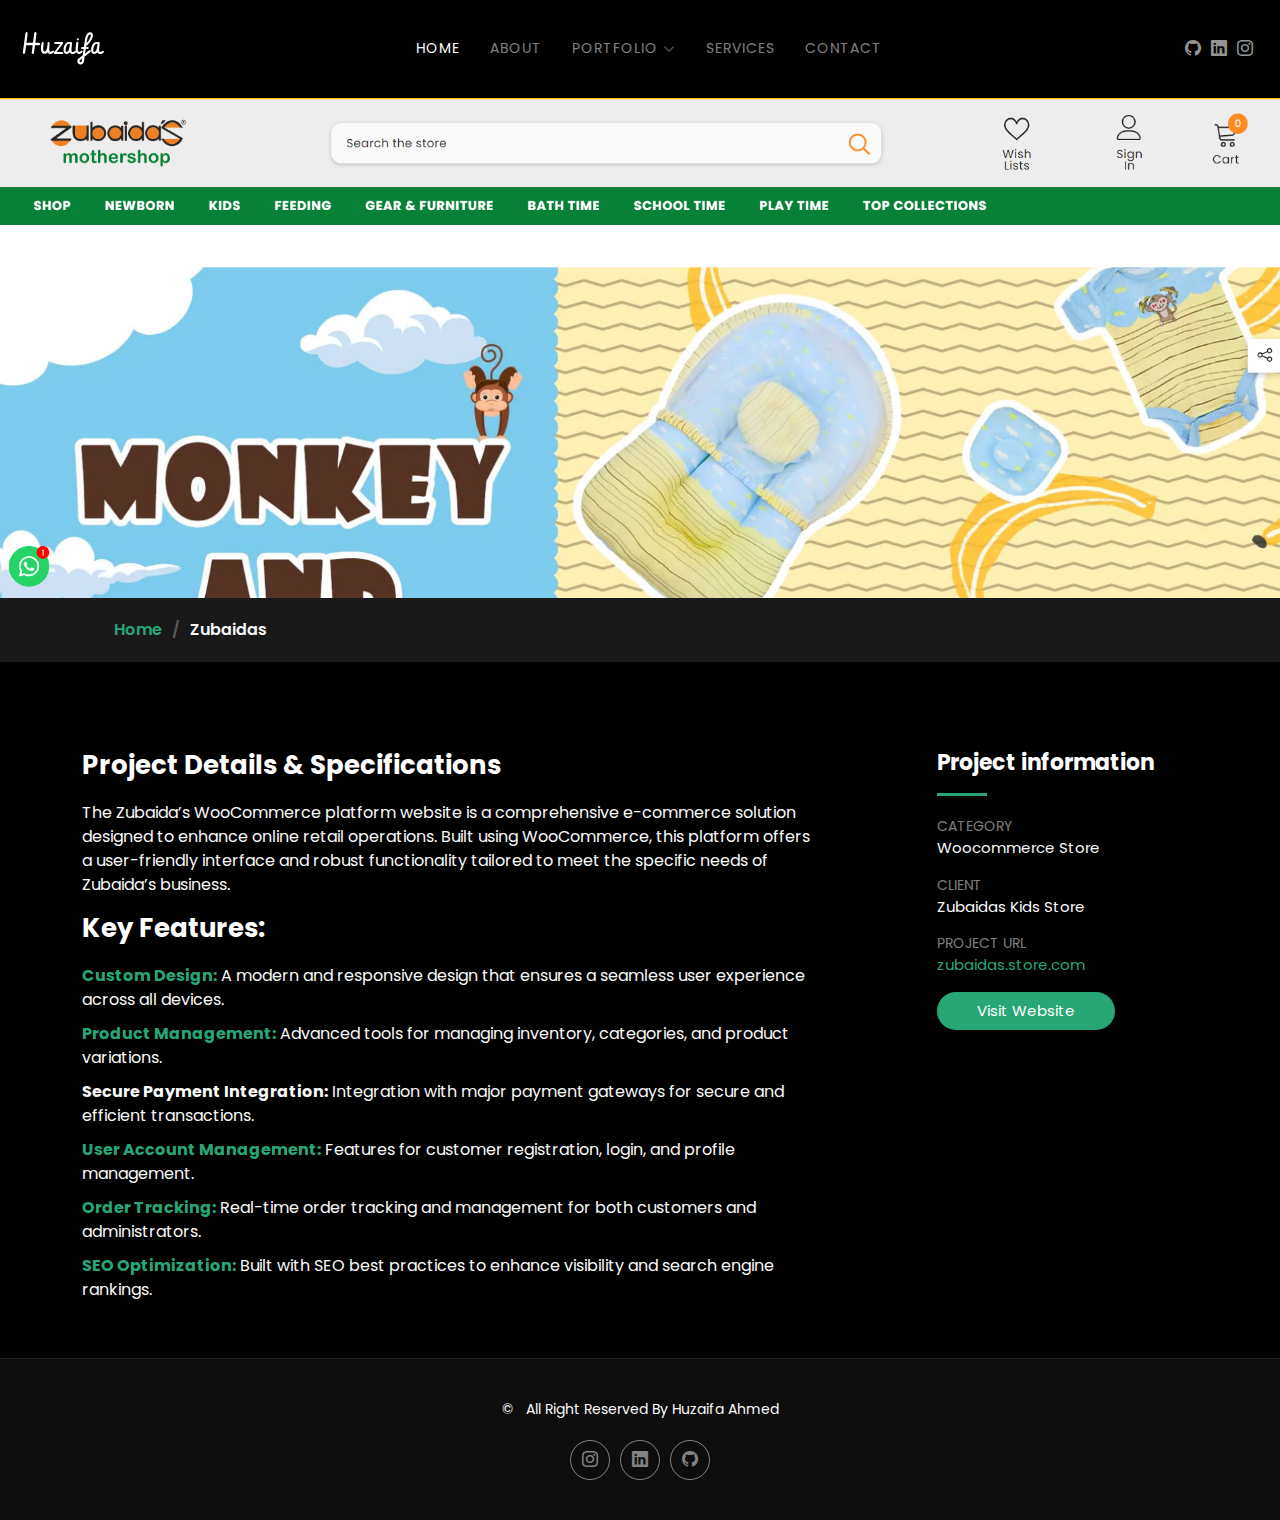
<file: zubaidas-portfolio.html>
<!DOCTYPE html>
<html lang="en">

<head>
  <meta charset="utf-8">
  <meta content="width=device-width, initial-scale=1.0" name="viewport">
  <title>Zubaidas - Portfolio</title>
  <meta content="" name="description">
  <meta content="" name="keywords">

  <!-- Favicons -->
  <link href="assets/img/h-letter.svg" rel="icon">

  <!-- Fonts -->
  <link href="https://fonts.googleapis.com" rel="preconnect">
  <link href="https://fonts.gstatic.com" rel="preconnect" crossorigin>
  <link href="https://fonts.googleapis.com/css2?family=Roboto:ital,wght@0,100;0,300;0,400;0,500;0,700;0,900;1,100;1,300;1,400;1,500;1,700;1,900&family=Inter:wght@100;200;300;400;500;600;700;800;900&family=Cardo:ital,wght@0,400;0,700;1,400;1,700&display=swap" rel="stylesheet">

  <!-- Vendor CSS Files -->
  <link href="assets/vendor/bootstrap/css/bootstrap.min.css" rel="stylesheet">
  <link href="assets/vendor/bootstrap-icons/bootstrap-icons.css" rel="stylesheet">
  <link href="assets/vendor/aos/aos.css" rel="stylesheet">
  <link href="assets/vendor/glightbox/css/glightbox.min.css" rel="stylesheet">
  <link href="assets/vendor/swiper/swiper-bundle.min.css" rel="stylesheet">

  <!-- Main CSS File -->
  <link href="assets/css/main.css" rel="stylesheet">

  <!-- =======================================================
  * Template Name: PhotoFolio
  * Template URL: https://bootstrapmade.com/photofolio-bootstrap-photography-website-template/
  * Updated: Jun 29 2024 with Bootstrap v5.3.3
  * Author: BootstrapMade.com
  * License: https://bootstrapmade.com/license/
  ======================================================== -->
</head>

<body class="gallery-single-page">

  <header id="header" class="header d-flex align-items-center sticky-top">
    <div class="container-fluid position-relative d-flex align-items-center justify-content-between">

        <a style="margin-left: 10px;" href="index.html" class="logo d-flex align-items-center me-auto me-xl-0">
        <!-- Uncomment the line below if you also wish to use an image logo -->
        <!-- <img src="assets/img/logo.png" alt=""> -->
       <svg width="82" height="33" viewBox="0 0 82 33" fill="none" xmlns="http://www.w3.org/2000/svg">
<path d="M69.1582 17.5537C69.1582 17.2327 69.1771 16.8929 69.2148 16.5342C69.4131 14.9105 69.9229 13.4709 70.7441 12.2153C71.7448 10.686 72.9484 9.92139 74.355 9.92139C74.9591 9.92139 75.4878 10.0394 75.9409 10.2754C76.1297 10.0488 76.3893 9.93083 76.7197 9.92139C76.9085 9.92139 77.0265 9.93555 77.0737 9.96387C77.4797 10.096 77.6826 10.4972 77.6826 11.1675C77.6826 11.4412 77.6354 12.0312 77.541 12.9375C77.2484 15.6185 77.1021 17.2847 77.1021 17.936C77.1021 18.3703 77.1917 18.7762 77.3711 19.1538C77.6354 19.7202 77.9847 20.0034 78.4189 20.0034C78.5039 20.0034 78.5936 19.994 78.688 19.9751C78.9712 19.9185 79.3771 19.7013 79.9058 19.3237C80.425 18.9461 80.8403 18.7573 81.1519 18.7573C81.2746 18.7573 81.402 18.7998 81.5342 18.8848C81.8079 19.0736 81.9448 19.3237 81.9448 19.6353C81.9165 20.1261 81.5436 20.6359 80.8262 21.1646C79.9671 21.7687 79.0562 22.0708 78.0933 22.0708C76.9038 22.0614 76.0259 21.4619 75.4595 20.2725C75.3273 20.4329 75.1763 20.5934 75.0063 20.7539C74.0718 21.6318 73.123 22.0708 72.1602 22.0708C71.556 22.0708 71.0321 21.915 70.5884 21.6035C69.6349 20.9049 69.1582 19.555 69.1582 17.5537ZM75.3887 12.895C75.3887 12.895 75.4217 12.5741 75.4878 11.9321C75.2801 11.8283 75.063 11.7764 74.8364 11.7764C74.6665 11.7764 74.4919 11.8 74.3125 11.8472C73.4346 12.0926 72.6935 12.9045 72.0894 14.2827C71.5513 15.5194 71.2822 16.7607 71.2822 18.0068C71.2822 18.054 71.2822 18.1012 71.2822 18.1484C71.3105 19.3001 71.6032 19.876 72.1602 19.876C72.4528 19.8665 72.8115 19.7061 73.2363 19.3945C73.6706 19.083 73.9868 18.7904 74.1851 18.5166C74.3078 18.3372 74.473 17.8133 74.6807 16.9448C75.0583 15.3306 75.2943 13.9806 75.3887 12.895Z" fill="white"/>
<path d="M60.2231 14.9058C60.2326 14.9058 60.2798 14.9058 60.3647 14.9058C60.9406 14.9152 61.4551 14.9199 61.9082 14.9199L62.8003 8.9585C63.6593 3.21891 65.3963 0.344401 68.0112 0.334961C68.5304 0.334961 68.9836 0.415202 69.3706 0.575684C70.3901 0.991048 70.8999 1.8737 70.8999 3.22363C70.8999 3.72396 70.8385 4.24788 70.7158 4.79541C70.2816 6.76839 69.1582 8.82161 67.3457 10.9551C66.2035 12.305 65.1367 13.3009 64.1455 13.9429L64.0039 14.9199H65.4624C65.6984 14.9199 65.9108 14.9671 66.0996 15.0615C66.4489 15.2409 66.6235 15.5382 66.6235 15.9536C66.6235 16.1235 66.5811 16.2887 66.4961 16.4492C66.279 16.7985 65.9297 16.9731 65.4482 16.9731H63.7065L63.041 21.646C65.5143 19.7674 66.8359 18.7526 67.0059 18.6016C67.3835 18.2995 67.7469 18.1484 68.0962 18.1484C68.2189 18.1484 68.3464 18.1909 68.4785 18.2759C68.7523 18.4647 68.8892 18.7054 68.8892 18.998C68.8797 19.4229 68.6201 19.8618 68.1104 20.3149C67.1097 21.1457 65.283 22.5806 62.6304 24.6196L61.9507 29.3208C61.8091 30.2648 61.4551 31.0106 60.8887 31.5581C60.2562 32.1528 59.4774 32.4502 58.5522 32.4502C57.6932 32.4502 56.9333 32.1245 56.2725 31.4731C55.6117 30.8218 55.2812 30.0854 55.2812 29.2642C55.2812 28.4712 55.4653 27.8151 55.8335 27.2959C56.0506 26.9938 56.4754 26.6021 57.1079 26.1206C57.1174 26.1112 57.1504 26.0876 57.207 26.0498C57.8206 25.5872 58.9629 24.7282 60.6338 23.4727L61.6108 16.9731H60.2231C60.1382 16.9731 60.0579 16.9684 59.9824 16.959C59.3688 16.8835 59.062 16.5483 59.062 15.9536C59.062 15.812 59.0809 15.6799 59.1187 15.5571C59.2791 15.1229 59.6473 14.9058 60.2231 14.9058ZM68.0396 2.47314C67.2371 2.50146 66.5527 3.16699 65.9863 4.46973C65.4954 5.62142 65.0659 7.51416 64.6978 10.1479C64.6411 10.6011 64.5986 10.9032 64.5703 11.0542C65.2028 10.45 65.8589 9.67594 66.5386 8.73193C68.0679 6.61735 68.8325 4.82845 68.8325 3.36523C68.8325 3.28971 68.8136 3.20003 68.7759 3.09619C68.6343 2.68083 68.3888 2.47314 68.0396 2.47314ZM59.9258 28.188C59.9258 28.188 60.006 27.6121 60.1665 26.4604C59.1847 27.2062 58.6655 27.6074 58.6089 27.6641C57.9292 28.1644 57.5846 28.6458 57.5752 29.1084C57.5752 29.2689 57.6035 29.4199 57.6602 29.5615C57.8206 29.9769 58.118 30.1846 58.5522 30.1846C58.7222 30.1846 58.8826 30.1562 59.0337 30.0996C59.4963 29.9108 59.7936 29.2736 59.9258 28.188Z" fill="white"/>
<path d="M56.3857 11.0259C56.3857 11.2996 56.3385 11.8896 56.2441 12.7959C55.9515 15.4769 55.8052 17.1431 55.8052 17.7944C55.8052 18.2287 55.8949 18.6346 56.0742 19.0122C56.3385 19.5786 56.6925 19.8618 57.1362 19.8618C57.2306 19.8618 57.3298 19.8524 57.4336 19.8335C57.7074 19.7674 58.1038 19.5456 58.623 19.168C59.1328 18.7904 59.5435 18.6016 59.855 18.6016C59.9871 18.6016 60.1193 18.6488 60.2515 18.7432C60.5158 18.932 60.6479 19.1821 60.6479 19.4937C60.6102 19.9751 60.2373 20.4849 59.5293 21.0229C58.6608 21.6271 57.7498 21.9292 56.7964 21.9292C55.994 21.9292 55.3285 21.6507 54.7998 21.0938C54.0068 20.2441 53.6104 18.8942 53.6104 17.0439C53.6104 16.4115 53.7378 15.1748 53.9927 13.334C54.106 12.4749 54.1862 11.8424 54.2334 11.4365C54.2428 11.3516 54.2523 11.2666 54.2617 11.1816C54.4128 10.2376 54.7998 9.76562 55.4229 9.76562C55.5267 9.76562 55.6305 9.77507 55.7344 9.79395C56.1686 9.89779 56.3857 10.3084 56.3857 11.0259ZM54.7715 7.31592C54.7715 7.146 54.8092 6.98551 54.8848 6.83447C55.0736 6.46631 55.3804 6.28223 55.8052 6.28223C55.9751 6.28223 56.1356 6.31999 56.2866 6.39551C56.6548 6.58431 56.8389 6.89111 56.8389 7.31592C56.8389 7.48584 56.8011 7.64632 56.7256 7.79736C56.5368 8.16553 56.23 8.34961 55.8052 8.34961C55.6353 8.34961 55.4748 8.31185 55.3237 8.23633C54.9556 8.04753 54.7715 7.74072 54.7715 7.31592Z" fill="white"/>
<path d="M41.5176 17.5537C41.5176 17.2327 41.5365 16.8929 41.5742 16.5342C41.7725 14.9105 42.2822 13.4709 43.1035 12.2153C44.1042 10.686 45.3078 9.92139 46.7144 9.92139C47.3185 9.92139 47.8472 10.0394 48.3003 10.2754C48.4891 10.0488 48.7487 9.93083 49.0791 9.92139C49.2679 9.92139 49.3859 9.93555 49.4331 9.96387C49.839 10.096 50.042 10.4972 50.042 11.1675C50.042 11.4412 49.9948 12.0312 49.9004 12.9375C49.6077 15.6185 49.4614 17.2847 49.4614 17.936C49.4614 18.3703 49.5511 18.7762 49.7305 19.1538C49.9948 19.7202 50.3441 20.0034 50.7783 20.0034C50.8633 20.0034 50.953 19.994 51.0474 19.9751C51.3306 19.9185 51.7365 19.7013 52.2651 19.3237C52.7843 18.9461 53.1997 18.7573 53.5112 18.7573C53.634 18.7573 53.7614 18.7998 53.8936 18.8848C54.1673 19.0736 54.3042 19.3237 54.3042 19.6353C54.2759 20.1261 53.903 20.6359 53.1855 21.1646C52.3265 21.7687 51.4155 22.0708 50.4526 22.0708C49.2632 22.0614 48.3853 21.4619 47.8188 20.2725C47.6867 20.4329 47.5356 20.5934 47.3657 20.7539C46.4312 21.6318 45.4824 22.0708 44.5195 22.0708C43.9154 22.0708 43.3914 21.915 42.9478 21.6035C41.9943 20.9049 41.5176 19.555 41.5176 17.5537ZM47.748 12.895C47.748 12.895 47.7811 12.5741 47.8472 11.9321C47.6395 11.8283 47.4224 11.7764 47.1958 11.7764C47.0259 11.7764 46.8512 11.8 46.6719 11.8472C45.7939 12.0926 45.0529 12.9045 44.4487 14.2827C43.9106 15.5194 43.6416 16.7607 43.6416 18.0068C43.6416 18.054 43.6416 18.1012 43.6416 18.1484C43.6699 19.3001 43.9626 19.876 44.5195 19.876C44.8122 19.8665 45.1709 19.7061 45.5957 19.3945C46.0299 19.083 46.3462 18.7904 46.5444 18.5166C46.6672 18.3372 46.8324 17.8133 47.04 16.9448C47.4176 15.3306 47.6536 13.9806 47.748 12.895Z" fill="white"/>
<path d="M32.2144 20.1167C32.2144 20.1167 34.2487 17.3838 38.3174 11.918H33.7295C33.418 11.918 33.1584 11.8991 32.9507 11.8613C32.3937 11.748 32.1152 11.4271 32.1152 10.8984C32.1152 10.8418 32.1247 10.7804 32.1436 10.7144C32.2757 10.214 32.7288 9.96387 33.5029 9.96387H40.1582C40.2904 9.96387 40.4131 9.98275 40.5264 10.0205C40.9512 10.1432 41.1636 10.4689 41.1636 10.9976C41.1636 11.1392 41.1164 11.3091 41.022 11.5073C40.937 11.6584 40.314 12.5269 39.1528 14.1128C37.5952 16.2557 36.1462 18.2523 34.8057 20.1025H40.2432C40.904 20.112 41.2438 20.4235 41.2627 21.0371C41.2627 21.1882 41.2344 21.325 41.1777 21.4478C41.0078 21.8159 40.4886 22 39.6201 22H32.8091C32.6675 22 32.5259 21.967 32.3843 21.9009C31.9972 21.7121 31.8037 21.4147 31.8037 21.0088C31.8037 20.9805 31.8037 20.9521 31.8037 20.9238C31.8226 20.7822 31.9595 20.5132 32.2144 20.1167Z" fill="white"/>
<path d="M25.3325 14.3394C25.408 13.7635 25.5024 12.6826 25.6157 11.0967C25.6252 11.0212 25.6346 10.9504 25.644 10.8843C25.7573 10.2896 26.1208 9.98275 26.7344 9.96387C26.7627 9.96387 26.7957 9.96859 26.8335 9.97803C27.3433 10.0347 27.5981 10.4312 27.5981 11.1675C27.5981 11.3563 27.5793 11.6395 27.5415 12.0171C27.5226 12.187 27.5085 12.3145 27.499 12.3994C27.3385 14.9577 27.2583 16.5767 27.2583 17.2563C27.2583 17.5018 27.2725 17.7472 27.3008 17.9927C27.4518 19.1916 27.8719 19.791 28.561 19.791C28.6554 19.791 28.7546 19.7816 28.8584 19.7627C29.1322 19.6966 29.5334 19.4748 30.062 19.0972C30.5812 18.7196 30.9966 18.5308 31.3081 18.5308C31.4308 18.5308 31.5488 18.5685 31.6621 18.644C31.9548 18.8234 32.1011 19.1019 32.1011 19.4795C32.1011 19.5078 32.0964 19.5456 32.0869 19.5928C32.0208 20.0459 31.6291 20.5132 30.9116 20.9946C30.0337 21.5894 29.1605 21.8867 28.292 21.8867C27.1214 21.8773 26.286 21.3439 25.7856 20.2866C24.9549 21.3062 23.8174 21.8206 22.373 21.8301C22.0332 21.8301 21.7122 21.7876 21.4102 21.7026C19.7581 21.2023 18.9321 19.3851 18.9321 16.251C18.9321 14.7406 19.0973 13.2207 19.4277 11.6914C19.4466 11.6159 19.4655 11.5356 19.4844 11.4507C19.777 10.4123 20.1924 9.89307 20.7305 9.89307C21.4007 9.90251 21.7453 10.2707 21.7642 10.9976C21.7642 11.1486 21.7217 11.4837 21.6367 12.0029C21.3063 14.1175 21.1411 15.6468 21.1411 16.5908C21.1411 18.5544 21.6414 19.5456 22.6421 19.5645C23.9354 19.555 24.8322 17.8133 25.3325 14.3394Z" fill="white"/>
<path d="M12.0078 20.8389C12.0078 20.8483 12.0031 20.8672 11.9937 20.8955C11.8898 21.6318 11.5122 22 10.8608 22C10.6343 22 10.436 21.9434 10.2661 21.8301C9.88851 21.5846 9.69971 21.1834 9.69971 20.6265L10.6626 13.1924H4.16309C3.79492 16.2038 3.4598 18.7526 3.15771 20.8389C3.02555 21.6035 2.63851 21.9906 1.99658 22C1.7889 22 1.60482 21.9481 1.44434 21.8442C1.04785 21.5894 0.849609 21.1787 0.849609 20.6123C0.90625 20.1214 1.45378 16.015 2.49219 8.29297C3.13411 3.5446 3.45508 1.15625 3.45508 1.12793C3.45508 0.986328 3.51172 0.821126 3.625 0.632324C3.87988 0.2264 4.19613 0.0234375 4.57373 0.0234375C4.75309 0.0234375 4.92301 0.070638 5.0835 0.165039C5.45166 0.382161 5.6499 0.703125 5.67822 1.12793L4.46045 10.8843C5.98031 10.8654 8.15153 10.856 10.9741 10.856C11.0685 10.0913 11.2384 8.78385 11.4839 6.93359C11.8143 4.48861 12.0692 2.55339 12.2485 1.12793C12.2674 0.986328 12.3052 0.844727 12.3618 0.703125C12.5695 0.25 12.9188 0.0234375 13.4097 0.0234375C13.589 0.0234375 13.7637 0.070638 13.9336 0.165039C14.3112 0.382161 14.5142 0.703125 14.5425 1.12793L13.3105 10.856H16.8789C17.096 10.856 17.299 10.8937 17.4878 10.9692C17.9598 11.1769 18.1958 11.5309 18.1958 12.0312C18.1958 12.1823 18.158 12.3333 18.0825 12.4844C17.8937 12.8714 17.5256 13.1074 16.978 13.1924H13.0273C12.4421 17.7425 12.1022 20.2913 12.0078 20.8389Z" fill="white"/>
</svg>      </a>

       <nav id="navmenu" class="navmenu">
        <ul>
          <li><a href="index.html" class="active">Home<br></a></li>
          <li><a  href="#about">About</a></li>
          <li class="dropdown"><a href="#portfolio"><span>Portfolio</span> <i class="bi bi-chevron-down toggle-dropdown"></i></a>
            <ul>
              <li><a href="orion-portfolio.html">Orion</a></li>
              <li><a href="convo-portfolio.html">Convo</a></li>
              <li><a href="zubaidas-portfolio.html">Zubaidas</a></li>
              <li><a href="alkhair-portfolio.html">Al-Khair</a></li>
              <li><a href="flowhcm-portfolio.html">FlowHcm</a></li>
              <li><a href="visiopixel-portfolio.html">VisioPixel</a></li>
           
            </ul>
          </li>
          <li><a href="#services">Services</a></li>
          <li><a href="#contact">Contact</a></li>
        </ul>
        <i class="mobile-nav-toggle d-xl-none bi bi-list"></i>
      </nav>


         <div class="header-social-links">
       <a href="https://github.com/huzi49" class="github" target="_blank"><i class="bi bi-github"></i></a>
       <a href="https://www.linkedin.com/in/huzaifa-ahmed90/" class="linkedin" target="_blank"><i class="bi bi-linkedin"></i></a>
        <a href="https://www.instagram.com/huzaifaaayy/" class="instagram" target="_blank"><i class="bi bi-instagram"></i></a>


      </div>

    </div>
  </header>

  <main class="main">

    <!-- Page Title -->
    <div class="page-title" data-aos="fade">
      <div class="banner-img-zubaidas">
       
      </div>
      <nav class="breadcrumbs">
        <div class="container">
          <ol>
            <li><a href="index.html">Home</a></li>
            <li class="current">Zubaidas</li>
          </ol>
        </div>
      </nav>
    </div><!-- End Page Title -->

    <!-- Gallery Details Section -->
    <section id="gallery-details" class="gallery-details section">

      <div class="container" data-aos="fade-up">

        <div class="portfolio-details-slider swiper init-swiper">
      <!--     <script type="application/json" class="swiper-config">
            {
              "loop": true,
              "speed": 600,
              "autoplay": {
                "delay": 5000
              },
              "slidesPerView": "auto",
              "navigation": {
                "nextEl": ".swiper-button-next",
                "prevEl": ".swiper-button-prev"
              },
              "pagination": {
                "el": ".swiper-pagination",
                "type": "bullets",
                "clickable": true
              }
            }
          </script> -->
        <!--   <div class="swiper-wrapper align-items-center">

            <div class="swiper-slide">
              <img src="assets/img/gallery/alkhair-banner1.png" alt="">
            </div>

            <div class="swiper-slide">
              <img src="assets/img/gallery/gallery-9.jpg" alt="">
            </div>

            <div class="swiper-slide">
              <img src="assets/img/gallery/gallery-10.jpg" alt="">
            </div>

            <div class="swiper-slide">
              <img src="assets/img/gallery/gallery-11.jpg" alt="">
            </div>

            <div class="swiper-slide">
              <img src="assets/img/gallery/gallery-12.jpg" alt="">
            </div>

            <div class="swiper-slide">
              <img src="assets/img/gallery/gallery-13.jpg" alt="">
            </div>

            <div class="swiper-slide">
              <img src="assets/img/gallery/gallery-14.jpg" alt="">
            </div>

          </div> -->
          <!-- <div class="swiper-button-prev"></div>
          <div class="swiper-button-next"></div>
          <div class="swiper-pagination"></div> -->
        </div>

        <div class="row justify-content-between gy-4 mt-4">

          <div class="col-lg-8" data-aos="fade-up">
            <div class="portfolio-description">
              <h2>Project Details & Specifications</h2>
              <p>
               The Zubaida’s WooCommerce platform website is a comprehensive e-commerce solution designed to enhance online retail operations. Built using WooCommerce, this platform offers a user-friendly interface and robust functionality tailored to meet the specific needs of Zubaida’s business.
              </p>
              <h2>Key Features:</h2>
    <ul style="padding: 0;">
        <li class="mb-10 "><strong class="text-color-green">Custom Design:</strong> A modern and responsive design that ensures a seamless user experience across all devices.</li>
        <li class="mb-10"><strong class="text-color-green">Product Management:</strong> Advanced tools for managing inventory, categories, and product variations.</li>
        <li class="mb-10"><strong class="text-colo-green">Secure Payment Integration:</strong> Integration with major payment gateways for secure and efficient transactions.</li>
        <li class="mb-10"><strong class="text-color-green">User Account Management:</strong> Features for customer registration, login, and profile management.</li>
        <li class="mb-10"><strong class="text-color-green">Order Tracking:</strong> Real-time order tracking and management for both customers and administrators.</li>
        <li class="mb-10"><strong class="text-color-green">SEO Optimization:</strong> Built with SEO best practices to enhance visibility and search engine rankings.</li>
    </ul>


  

            </div>
          </div>

          <div class="col-lg-3" data-aos="fade-up" data-aos-delay="100">
            <div class="portfolio-info">
              <h3>Project information</h3>
              <ul>
                <li><strong>Category</strong> Woocommerce Store</li>
                <li><strong>Client</strong> Zubaidas Kids Store</li>
<!--                 <li><strong>Project date</strong> 01 March, 2020</li>
 -->                <li><strong>Project URL</strong> <a target="_blank" href="https://zubaidas.store/">zubaidas.store.com</a></li>
                <li><a target="_blank" href="https://zubaidas.store/" class="btn-visit align-self-start">Visit Website</a></li>
              </ul>
            </div>
          </div>

        </div>

      </div>

    </section><!-- /Gallery Details Section -->

  </main>

 
  <footer id="footer" class="footer">

    <div class="container">
      <div class="copyright text-center ">
        <p>©  <strong class="px-1 sitename"></strong> <span>All Right Reserved By Huzaifa Ahmed</span></p>
      </div>
      <div class="social-links d-flex justify-content-center">
        <a href="https://www.instagram.com/huzaifaaayy/" class="instagram" target="_blank"><i class="bi bi-instagram"></i></a>
 <a href="https://www.linkedin.com/in/huzaifa-ahmed90/" class="linkedin" target="_blank"><i class="bi bi-linkedin"></i></a>     
 <a href="https://github.com/huzi49" class="github" target="_blank"><i class="bi bi-github"></i></a> </div>
     
    </div>

  </footer>

  <!-- Scroll Top -->
  <a href="#" id="scroll-top" class="scroll-top d-flex align-items-center justify-content-center"><i class="bi bi-arrow-up-short"></i></a>

  <!-- Preloader -->
  <div id="preloader">
    <div class="line"></div>
  </div>

  <!-- Vendor JS Files -->
  <script src="assets/vendor/bootstrap/js/bootstrap.bundle.min.js"></script>
  <script src="assets/vendor/php-email-form/validate.js"></script>
  <script src="assets/vendor/aos/aos.js"></script>
  <script src="assets/vendor/glightbox/js/glightbox.min.js"></script>
  <script src="assets/vendor/swiper/swiper-bundle.min.js"></script>

  <!-- Main JS File -->
  <script src="assets/js/main.js"></script>

</body>

</html>
</file>
<file: assets/css/main.css>
/**
* Template Name: PhotoFolio
* Template URL: https://bootstrapmade.com/photofolio-bootstrap-photography-website-template/
* Updated: Jun 29 2024 with Bootstrap v5.3.3
* Author: BootstrapMade.com
* License: https://bootstrapmade.com/license/
*/

/*--------------------------------------------------------------
# Font & Color Variables
# Help: https://bootstrapmade.com/color-system/
--------------------------------------------------------------*/
/* Fonts */
/*=============== GOOGLE FONTS ===============*/

@import url("https://fonts.googleapis.com/css2?family=Poppins:wght@400;500;600;700&display=swap");

/*=============== VARIABLES CSS ===============*/
:root {
  /*========== Colors ==========*/
  /*Color mode HSL(hue, saturation, lightness)*/
  --white-color: hsl(0, 0%, 100%);
  --black-color: hsl(0, 0%, 0%);

  /*========== Font and typography ==========*/
  /*.5rem = 8px | 1rem = 16px ...*/
  --body-font: "Poppins", sans-serif;
  --h1-font-size: 1.5rem;
  --normal-font-size: 0.938rem;

  /*========== Font weight ==========*/
  --font-regular: 400;
  --font-medium: 500;

  /*========== z index ==========*/
  --z-tooltip: 10;
  --z-fixed: 100;
}

/*========== Responsive typography ==========*/
@media screen and (min-width: 968px) {
  :root {
    --normal-font-size: 1rem;
  }
}

/*=============== BASE ===============*/
*,
*:after,
*:before {
  padding: 0;
  margin: 0;
  box-sizing: border-box;
}

html {
  scroll-behavior: smooth;
}

body {
  font-family: var(--body-font);
  font-size: var(--normal-font-size);
}

ul {
  list-style: none;
}

a {
  text-decoration: none;
}
h1 {
  color: var(--white-color);
/*  margin-top: 6rem;
*/  font-size: 4em;
  -webkit-text-stroke: 1px var(--primary-color);
  color: rgba(255, 255, 255, 0.1);
}

/*=============== REUSABLE CSS CLASSES ===============*/
/*.container {
    max-width: 1140px;
    width: 100%;
    margin: 0 auto;
    padding: 3rem;
    min-height: 100vh;
    display: grid;
    place-items: center;
}*/
.section__container {
  --white-color: #ffffff;
  --dark-color: #262626;
  --dark-color-alt: #333333;

  display: flex;
  justify-content: center;
  align-items: center;
  flex-direction: column;
  width: 100%;
/*  min-height: 100vh;
*/  /*background: var(--dark-color);
*/  /*background-image: linear-gradient(
      to right,
      var(--dark-color-alt) 1px,
      transparent 1px
    ),
    linear-gradient(to bottom, var(--dark-color-alt) 1px, transparent 1px);
  background-size: 4vh 4vh;*/
}

/*==================== Creative Typing Text Effects Animation ====================*/

/*=== Creative Typing Text Effect Animation Style 1 ===*/
.creative__text--animation-1 {
  --primary-color: #01fe87;
  --text-color: #ffffff;

  display: inline-block;
  font-size: 4em;
  font-weight: 600;
  padding: 0 100px;
  color: var(--text-color);
}
.creative__text--animation-1 span {
  position: relative;
  color: transparent;
  -webkit-text-stroke: 1px var(--primary-color);
  line-height: 1.2em;
  padding: 5px 10px;
  animation: displayText 12s infinite;
  animation-delay: calc(-3s * var(--i));
}
@keyframes displayText {
  0% {
    display: inline-block;
  }
  25%,
  100% {
    display: none;
  }
}
.creative__text--animation-1 span::before {
  content: attr(data-text);
  position: absolute;
  top: -2px;
  left: -2px;
  width: 0;
  height: 100%;
  overflow: hidden;
  white-space: nowrap;
  box-sizing: border-box;
  border-radius: 10px;
  padding: 5px 10px;
  border-right: 2px solid var(--primary-color);
  color: var(--primary-color);
  animation: animate 3s linear infinite;
  filter: drop-shadow(0 0 5px var(--primary-color))
    drop-shadow(0 0 25px var(--primary-color));
}
@keyframes animate {
  0%,
  10%,
  100% {
    width: 0;
  }
  70%,
  90% {
    width: 100%;
  }
}

/*=== Creative Typing Text Effect Animation Style 2 ===*/
.creative__text--animation-2 {
  --primary-color: #01fe87;
  --text-color: #ffffff;
  --text-color-transparent: rgba(255, 255, 255, 0.1);

  display: inline-block;
  font-size: 4em;
  font-weight: 600;
  padding: 0 100px;
  color: var(--text-color);
}
.creative__text--animation-2 span {
  position: relative;
  color: var(--text-color-transparent);
  animation: displayText-2 12s infinite;
  animation-delay: calc(-3s * var(--i));
}
@keyframes displayText-2 {
  0% {
    display: inline-block;
  }
  25%,
  100% {
    display: none;
  }
}
.creative__text--animation-2 span::before {
  content: attr(data-text);
  position: absolute;
  top: 0;
  left: 0;
  width: 100%;
  height: 100%;
  overflow: hidden;
  border-right: 2px solid var(--primary-color);
  color: var(--primary-color);
  animation: animate-2 3s linear infinite;
  filter: drop-shadow(0 0 5px var(--primary-color))
    drop-shadow(0 0 25px var(--primary-color));
}
@keyframes animate-2 {
  0%,
  10%,
  100% {
    width: 0;
  }
  70%,
  90% {
    width: 100%;
  }
}

/*=== Creative Typing Text Effect Animation Style 3 ===*/
.creative__text--animation-3 {
  --primary-color: #01fe87;
  --text-color: #ffffff;
  --text-color-transparent: rgba(255, 255, 255, 0.1);
  --gradient-color-1: #cc98ff;
  --gradient-color-2: #00affa;
  --gradient-color-3: #0190cd;
  --gradient-color-4: #fc96ff;

  display: inline-block;
  font-size: 4em;
  font-weight: 600;
  padding: 0 100px;
  color: var(--text-color);
}
.creative__text--animation-3 span {
  position: relative;
  color: var(--text-color-transparent);
  animation: displayText-3 12s infinite;
  animation-delay: calc(-3s * var(--i));
}
@keyframes displayText-3 {
  0% {
    display: inline-block;
  }
  25%,
  100% {
    display: none;
  }
}
.creative__text--animation-3 span::before {
  content: attr(data-text);
  position: absolute;
  top: 0;
  left: 0;
  width: 100%;
  height: 100%;
  overflow: hidden;
  background: linear-gradient(
    to right,
    var(--gradient-color-1) 20%,
    var(--gradient-color-2) 30%,
    var(--gradient-color-3) 70%,
    var(--gradient-color-4) 80%
  );
  -webkit-background-clip: text;
  background-clip: text;
  -webkit-text-fill-color: trannparent;
  background-size: 500% auto;
  border-right: 2px solid var(--gradient-color-1);
  color: transparent;
  animation: animate-3 3s linear infinite,
    animate-text 4s ease-in-out infinite alternate;
}
@keyframes animate-3 {
  0%,
  10%,
  100% {
    width: 0;
  }
  70%,
  90% {
    width: 100%;
  }
}
@keyframes animate-text {
  0% {
    background-position: 0% 50%;
  }
  100% {
    background-position: 100% 50%;
  }
}

/* Base styles for larger screens (desktops) */
.creative__text--animation-1,
.creative__text--animation-2,
.creative__text--animation-3 {
  font-size: 4em;
  padding: 0 100px;
}

/* Responsive styles for tablets */
@media (max-width: 1024px) {
  .creative__text--animation-1,
  .creative__text--animation-2,
  .creative__text--animation-3 {
    font-size: 3em;
    padding: 0 50px;
  }
}

/* Responsive styles for mobile devices */
@media (max-width: 768px) {
  /* Static display for mobile devices */
  .creative__text--animation-1,
  .creative__text--animation-2,
  .creative__text--animation-3 {
    font-size: 19px;
    padding: 0 20px;
    display: block;
  }

  /* Only display the first span (Front-End Web Developer) */
  .creative__text--animation-1 span,
  .creative__text--animation-2 span,
  .creative__text--animation-3 span {
    display: none;
  }

  .creative__text--animation-1 span:nth-child(1),
  .creative__text--animation-2 span:nth-child(1),
  .creative__text--animation-3 span:nth-child(1) {
    display: inline-block;
    opacity: 1;
    -webkit-text-stroke: 0; 
    color: #01fe8700;
    animation: none;
    font-size:19px;
  }
  h2 {
    font-size:30px;
  }
}

/* Additional adjustments for very small mobile devices */
@media (max-width: 480px) {
  .creative__text--animation-1,
  .creative__text--animation-2,
  .creative__text--animation-3 {
    font-size: 1.5em;
    padding: 0 10px;
  }
}

/* Global Colors - The following color variables are used throughout the website. Updating them here will change the color scheme of the entire website */
:root { 
  --background-color: #000000; /* Background color for the entire website, including individual sections */
  --default-color: #fafafa; /* Default color used for the majority of the text content across the entire website */
  --heading-color: #ffffff; /* Color for headings, subheadings and title throughout the website */
  --accent-color: #27a776; /* Accent color that represents your brand on the website. It's used for buttons, links, and other elements that need to stand out */
  --surface-color: #1a1a1a; /* The surface color is used as a background of boxed elements within sections, such as cards, icon boxes, or other elements that require a visual separation from the global background. */
  --contrast-color: #ffffff; /* Contrast color for text, ensuring readability against backgrounds of accent, heading, or default colors. */
}

/* Nav Menu Colors - The following color variables are used specifically for the navigation menu. They are separate from the global colors to allow for more customization options */
:root {
  --nav-color: rgba(255, 255, 255, 0.5);  /* The default color of the main navmenu links */
  --nav-hover-color: #ffffff; /* Applied to main navmenu links when they are hovered over or active */
  --nav-mobile-background-color: #1a1a1a; /* Used as the background color for mobile navigation menu */
  --nav-dropdown-background-color: #1a1a1a; /* Used as the background color for dropdown items that appear when hovering over primary navigation items */
  --nav-dropdown-color: rgba(255, 255, 255, 0.5); /* Used for navigation links of the dropdown items in the navigation menu. */
  --nav-dropdown-hover-color: #ffffff; /* Similar to --nav-hover-color, this color is applied to dropdown navigation links when they are hovered over. */
}

/* Color Presets - These classes override global colors when applied to any section or element, providing reuse of the sam color scheme. */

.light-background {
  --background-color: #1a1a1a;
  --surface-color: #343434;
}

.dark-background {
  --background-color: #060606;
  --default-color: #ffffff;
  --heading-color: #ffffff;
  --surface-color: #252525;
  --contrast-color: #ffffff;
}

/* Smooth scroll */
:root {
  scroll-behavior: smooth;
}

/*--------------------------------------------------------------
# General Styling & Shared Classes
--------------------------------------------------------------*/
body {
  color: var(--default-color);
  background-color: var(--background-color);
  font-family: 'Poppins', sans-serif;
}

a {
  color: var(--accent-color);
  text-decoration: none;
  transition: 0.3s;
}

a:hover {
  color: color-mix(in srgb, var(--accent-color), transparent 25%);
  text-decoration: none;
}

h1,
h2,
h3,
h4,
h5,
h6 {
  color: var(--heading-color);
  font-family: var(--heading-font);
}

/* PHP Email Form Messages
------------------------------*/
.php-email-form .error-message {
  display: none;
  background: #df1529;
  color: #ffffff;
  text-align: left;
  padding: 15px;
  margin-bottom: 24px;
  font-weight: 600;
}

.php-email-form .sent-message {
  display: none;
  color: #ffffff;
  background: #059652;
  text-align: center;
  padding: 15px;
  margin-bottom: 24px;
  font-weight: 600;
}

.php-email-form .loading {
  display: none;
  background: var(--surface-color);
  text-align: center;
  padding: 15px;
  margin-bottom: 24px;
}

.php-email-form .loading:before {
  content: "";
  display: inline-block;
  border-radius: 50%;
  width: 24px;
  height: 24px;
  margin: 0 10px -6px 0;
  border: 3px solid var(--accent-color);
  border-top-color: var(--surface-color);
  animation: php-email-form-loading 1s linear infinite;
}

@keyframes php-email-form-loading {
  0% {
    transform: rotate(0deg);
  }

  100% {
    transform: rotate(360deg);
  }
}

/*--------------------------------------------------------------
# Global Header
--------------------------------------------------------------*/
.header {
  color: var(--default-color);
  background-color: var(--background-color);
  padding: 20px 0;
  transition: all 0.5s;
  z-index: 997;
  border-bottom: 1px solid var(--background-color);
}

.header .logo {
  line-height: 1;
}

.header .logo img {
  max-height: 36px;
  margin-right: 8px;
}

.header .logo h1 {
  font-size: 32px;
  margin: 0;
  font-weight: 400;
  color: var(--heading-color);
}

.header .logo i {
  font-size: 28px;
  margin-right: 6px;
}

.header .header-social-links {
  padding-right: 15px;
}

.header .header-social-links a {
  color: color-mix(in srgb, var(--default-color), transparent 40%);
  padding-left: 6px;
  display: inline-block;
  transition: 0.3s;
  font-size: 16px;
}

.header .header-social-links a:hover {
  color: var(--accent-color);
}

.header .header-social-links a i {
  line-height: 0px;
}

@media (max-width: 1200px) {
  .header .logo {
    order: 1;
  }

  .header .logo h1 {
    font-size: 26px;
  }

  .header .logo i {
    font-size: 20px;
  }

  .header .header-social-links {
    order: 2;
  }

  .header .header-social-links a {
    font-size: 16px;
  }

  .header .navmenu {
    order: 3;
  }
}

.scrolled .header {
  border-color: color-mix(in srgb, var(--background-color) 90%, white 20%);
}

/*--------------------------------------------------------------
# Navigation Menu
--------------------------------------------------------------*/
/* Navmenu - Desktop */
@media (min-width: 1200px) {
  .navmenu {
    padding: 0;
  }

  .navmenu ul {
    margin: 0;
    padding: 0;
    display: flex;
    list-style: none;
    align-items: center;
  }

  .navmenu li {
    position: relative;
  }

  .navmenu a,
  .navmenu a:focus {
    color: var(--nav-color);
    padding: 18px 15px;
    font-size: 14px;
    font-family: var(--nav-font);
    font-weight: 400;
    display: flex;
    align-items: center;
    justify-content: space-between;
    white-space: nowrap;
    transition: 0.3s;
    text-transform: uppercase;
    letter-spacing: 1px;
  }

  .navmenu a i,
  .navmenu a:focus i {
    font-size: 12px;
    line-height: 0;
    margin-left: 5px;
    transition: 0.3s;
  }

  .navmenu li:last-child a {
    padding-right: 0;
  }

  .navmenu li:hover>a,
  .navmenu .active,
  .navmenu .active:focus {
    color: var(--nav-hover-color);
  }

  .navmenu .dropdown ul {
    margin: 0;
    padding: 10px 0;
    background: var(--nav-dropdown-background-color);
    display: block;
    position: absolute;
    visibility: hidden;
    left: 14px;
    top: 130%;
    opacity: 0;
    transition: 0.3s;
    border-radius: 4px;
    z-index: 99;
  }

  .navmenu .dropdown ul li {
    min-width: 200px;
  }

  .navmenu .dropdown ul a {
    padding: 10px 20px;
    font-size: 15px;
    text-transform: none;
    color: var(--nav-dropdown-color);
  }

  .navmenu .dropdown ul a i {
    font-size: 12px;
  }

  .navmenu .dropdown ul a:hover,
  .navmenu .dropdown ul .active:hover,
  .navmenu .dropdown ul li:hover>a {
    color: var(--nav-dropdown-hover-color);
  }

  .navmenu .dropdown:hover>ul {
    opacity: 1;
    top: 100%;
    visibility: visible;
  }

  .navmenu .dropdown .dropdown ul {
    top: 0;
    left: -90%;
    visibility: hidden;
  }

  .navmenu .dropdown .dropdown:hover>ul {
    opacity: 1;
    top: 0;
    left: -100%;
    visibility: visible;
  }
}

/* Navmenu - Mobile */
@media (max-width: 1199px) {
  .mobile-nav-toggle {
    color: var(--nav-color);
    font-size: 28px;
    line-height: 0;
    margin-right: 10px;
    cursor: pointer;
    transition: color 0.3s;
  }

  .navmenu {
    padding: 0;
    z-index: 9997;
  }

  .navmenu ul {
    display: none;
    position: absolute;
    inset: 60px 20px 20px 20px;
    padding: 10px 0;
    margin: 0;
    border-radius: 6px;
    background-color: var(--nav-mobile-background-color);
    overflow-y: auto;
    transition: 0.3s;
    z-index: 9998;
    box-shadow: 0px 0px 30px rgba(0, 0, 0, 0.1);
  }

  .navmenu a,
  .navmenu a:focus {
    color: var(--nav-dropdown-color);
    padding: 10px 20px;
    font-family: var(--nav-font);
    font-size: 17px;
    font-weight: 500;
    display: flex;
    align-items: center;
    justify-content: space-between;
    white-space: nowrap;
    transition: 0.3s;
  }

  .navmenu a i,
  .navmenu a:focus i {
    font-size: 12px;
    line-height: 0;
    margin-left: 5px;
    width: 30px;
    height: 30px;
    display: flex;
    align-items: center;
    justify-content: center;
    border-radius: 50%;
    transition: 0.3s;
    background-color: color-mix(in srgb, var(--accent-color), transparent 90%);
  }

  .navmenu a i:hover,
  .navmenu a:focus i:hover {
    background-color: var(--accent-color);
    color: var(--contrast-color);
  }

  .navmenu a:hover,
  .navmenu .active,
  .navmenu .active:focus {
    color: var(--nav-dropdown-hover-color);
  }

  .navmenu .active i,
  .navmenu .active:focus i {
    background-color: var(--accent-color);
    color: var(--contrast-color);
    transform: rotate(180deg);
  }

  .navmenu .dropdown ul {
    position: static;
    display: none;
    z-index: 99;
    padding: 10px 0;
    margin: 10px 20px;
    background-color: var(--nav-dropdown-background-color);
    border: 1px solid color-mix(in srgb, var(--default-color), transparent 90%);
    box-shadow: none;
    transition: all 0.5s ease-in-out;
  }

  .navmenu .dropdown ul ul {
    background-color: rgba(33, 37, 41, 0.1);
  }

  .navmenu .dropdown>.dropdown-active {
    display: block;
    background-color: rgba(33, 37, 41, 0.03);
  }

  .mobile-nav-active {
    overflow: hidden;
  }

  .mobile-nav-active .mobile-nav-toggle {
    color: #fff;
    position: absolute;
    font-size: 32px;
    top: 15px;
    right: 15px;
    margin-right: 0;
    z-index: 9999;
  }

  .mobile-nav-active .navmenu {
    position: fixed;
    overflow: hidden;
    inset: 0;
    background: rgba(33, 37, 41, 0.8);
    transition: 0.3s;
  }

  .mobile-nav-active .navmenu>ul {
    display: block;
  }
}

/*--------------------------------------------------------------
# Global Footer
--------------------------------------------------------------*/
.footer {
  --background-color: color-mix(in srgb, var(--default-color), transparent 95%);
  border-top: 1px solid color-mix(in srgb, var(--default-color), transparent 90%);
  color: var(--default-color);
  background-color: var(--background-color);
  font-size: 14px;
  padding: 40px 0;
  position: relative;
}

.footer .copyright p {
  margin-bottom: 0;
}

.footer .social-links {
  margin-top: 20px;
}

.footer .social-links a {
  display: flex;
  align-items: center;
  justify-content: center;
  width: 40px;
  height: 40px;
  border-radius: 50%;
  border: 1px solid color-mix(in srgb, var(--default-color), transparent 50%);
  font-size: 16px;
  color: color-mix(in srgb, var(--default-color), transparent 50%);
  margin: 0 5px;
  transition: 0.3s;
}

.footer .social-links a:hover {
  color: var(--accent-color);
  border-color: var(--accent-color);
}

.footer .credits {
  margin-top: 10px;
  font-size: 13px;
  text-align: center;
}

/*--------------------------------------------------------------
# Preloader
--------------------------------------------------------------*/
/* #preloader {
  display: flex;
  position: fixed;
  inset: 0;
  width: 100%;
  height: 100vh;
  z-index: 99999;
}

#preloader:before,
#preloader:after {
  content: "";
  background-color: #000000;
  position: absolute;
  inset: 0;
  width: 50%;
  height: 100%;
  transition: all 0.3s ease 0s;
  z-index: -1;
}

#preloader:after {
  left: auto;
  right: 0;
}

#preloader .line {
  position: relative;
  overflow: hidden;
  margin: auto;
  width: 1px;
  height: 280px;
  transition: all 0.8s ease 0s;
}

#preloader .line:before {
  content: "";
  position: absolute;
  background-color: #ffffff;
  left: 0;
  top: 50%;
  width: 1px;
  height: 0%;
  transform: translateY(-50%);
  animation: lineincrease 1000ms ease-in-out 0s forwards;
}

#preloader .line:after {
  content: "";
  position: absolute;
  background-color: color-mix(in srgb, var(--default-color), transparent 95%);
  left: 0;
  top: 0;
  width: 1px;
  height: 100%;
  transform: translateY(-100%);
  animation: linemove 1200ms linear 0s infinite;
  animation-delay: 2000ms;
}

#preloader.loaded .line {
  opacity: 0;
  height: 100% !important;
}

#preloader.loaded .line:after {
  opacity: 0;
}

#preloader.loaded:before,
#preloader.loaded:after {
  animation: preloaderfinish 300ms ease-in-out 500ms forwards;
}

@keyframes lineincrease {
  0% {
    height: 0%;
  }

  100% {
    height: 100%;
  }
}

@keyframes linemove {
  0% {
    transform: translateY(200%);
  }

  100% {
    transform: translateY(-100%);
  }
}

@keyframes preloaderfinish {
  0% {
    width: 5 0%;
  }

  100% {
    width: 0%;
  }
} */

/*--------------------------------------------------------------
# Scroll Top Button
--------------------------------------------------------------*/
.scroll-top {
  position: fixed;
  visibility: hidden;
  opacity: 0;
  right: 15px;
  bottom: -15px;
  z-index: 99999;
  background-color: var(--accent-color);
  width: 44px;
  height: 44px;
  border-radius: 50px;
  transition: all 0.4s;
}

.scroll-top i {
  font-size: 24px;
  color: var(--default-color);
  line-height: 0;
}

.scroll-top:hover {
  background-color: color-mix(in srgb, var(--accent-color), transparent 20%);
}

.scroll-top.active {
  visibility: visible;
  opacity: 1;
  bottom: 15px;
}
.mb-10{
  margin-bottom: 10px;
}
/*--------------------------------------------------------------
# Disable aos animation delay on mobile devices
--------------------------------------------------------------*/
@media screen and (max-width: 768px) {
  [data-aos-delay] {
    transition-delay: 0 !important;
  }
}

/*--------------------------------------------------------------
# Global Page Titles & Breadcrumbs
--------------------------------------------------------------*/
.page-title {
  color: var(--default-color);
  background-color: var(--background-color);
  position: relative;
}

.page-title .heading {
  padding: 80px 0;
  border-top: 1px solid color-mix(in srgb, var(--default-color), transparent 90%);
}

.page-title .heading h1 {
  font-size: 64px;
  font-weight: 400;
}

.page-title .heading .cta-btn {
  color: var(--default-color);
  background: var(--accent-color);
  font-weight: 400;
  font-size: 14px;
  display: inline-block;
  margin-top: 20px;
  padding: 12px 40px;
  border-radius: 4px;
  transition: 0.5s;
  text-transform: uppercase;
  letter-spacing: 1px;
}

.page-title .heading .cta-btn:hover {
  background-color: color-mix(in srgb, var(--accent-color) 90%, white 10%);
}

.page-title nav {
  background-color: color-mix(in srgb, var(--default-color), transparent 90%);
  padding: 20px 0;
}

.page-title nav ol {
  display: flex;
  flex-wrap: wrap;
  list-style: none;
  margin: 0;
  font-size: 16px;
  font-weight: 600;
}

.page-title nav ol li+li {
  padding-left: 10px;
}

.page-title nav ol li+li::before {
  content: "/";
  display: inline-block;
  padding-right: 10px;
  color: color-mix(in srgb, var(--default-color), transparent 70%);
}

/*--------------------------------------------------------------
# Global Sections
--------------------------------------------------------------*/
section,
.section {
  color: var(--default-color);
  background-color: var(--background-color);
  padding: 40px 0;
  scroll-margin-top: 100px;
  overflow: clip;
}

@media (max-width: 1199px) {

  section,
  .section {
    scroll-margin-top: 66px;
  }
}

/*--------------------------------------------------------------
# Global Section Titles
--------------------------------------------------------------*/
.section-title {
  padding-bottom: 60px;
  position: relative;
}

.section-title h2 {
  font-size: 14px;
  font-weight: 400;
  padding: 0;
  line-height: 1px;
  margin: 0;
  letter-spacing: 1.5px;
  text-transform: uppercase;
  color: color-mix(in srgb, var(--default-color), transparent 50%);
  position: relative;
  font-family: var(--default-font);
}

.section-title h2::after {
  content: "";
  width: 120px;
  height: 1px;
  display: inline-block;
  background: var(--accent-color);
  margin: 4px 10px;
}

.section-title p {
  color: var(--heading-color);
  margin: 0;
  font-size: 36px;
  font-weight: 400;
  font-family: var(--heading-font);
}

/*--------------------------------------------------------------
# Hero Section
--------------------------------------------------------------*/
.hero {
  width: 100%;
  min-height: 30vh;
  position: relative;
  padding: 120px 0 60px 0;
  display: flex;
  align-items: center;
}

.hero h2 {
  margin: 0 0 10px 0;
  font-size: 38px;
  font-weight: 700;
}

.hero h2 .underlight {
  position: relative;
  z-index: 1;
  padding: 0 5px;
  display: inline-block;
}

.hero h2 .underlight:before {
  content: "";
  position: absolute;
  height: 50%;
  bottom: 0;
  left: 0;
  right: 0;
  background: var(--accent-color);
  z-index: -1;
}

.hero p {
  color: color-mix(in srgb, var(--default-color), transparent 30%);
  margin-bottom: 30px;
  font-size: 18px;
}

@media (max-width: 768px) {
  .hero h2 {
    font-size: 32px;
  }
}

.hero .btn-get-started {
  color: var(--contrast-color);
  background: var(--accent-color);
  font-weight: 400;
  font-size: 14px;
  display: inline-block;
  padding: 12px 40px;
  border-radius: 4px;
  transition: 0.5s;
  text-transform: uppercase;
  letter-spacing: 1px;
}

.hero .btn-get-started:hover {
  background-color: color-mix(in srgb, var(--accent-color) 90%, white 10%);
}

/*--------------------------------------------------------------
# Gallery Section
--------------------------------------------------------------*/
.gallery .gallery-item {
  position: relative;
  overflow: hidden;
  border-radius: 10px;
}

.gallery .gallery-item img {
  transition: 0.3s;
}

.gallery .gallery-links {
  position: absolute;
  inset: 0;
  opacity: 0;
  transition: all ease-in-out 0.3s;
  background: rgba(0, 0, 0, 0.6);
  z-index: 3;
}

.gallery .gallery-links .preview-link,
.gallery .gallery-links .details-link {
  font-size: 20px;
  color: rgba(255, 255, 255, 0.5);
  transition: 0.3s;
  line-height: 1.2;
  margin: 30px 8px 0 8px;
}

.gallery .gallery-links .preview-link:hover,
.gallery .gallery-links .details-link:hover {
  color: #ffffff;
}

.gallery .gallery-links .details-link {
  font-size: 30px;
  line-height: 0;
}

.gallery .gallery-item:hover .gallery-links {
  opacity: 1;
}
.gallery-item img {
  height: 250px;
  object-fit: cover;
  width: 100%;
}

.gallery .gallery-item:hover .preview-link,
.gallery .gallery-item:hover .details-link {
  margin-top: 0;
}

.gallery .gallery-item:hover img {
  transform: scale(1.1);
}

.glightbox-clean .gslide-description {
  background: #272727;
}

.glightbox-clean .gslide-title {
  color: rgba(255, 255, 255, 0.8);
  margin: 0;
}

/*--------------------------------------------------------------
# About Section
--------------------------------------------------------------*/
.about .content h2 {
  font-weight: 700;
  font-size: 24px;
}
.about-me-image {
    width: 350px;
    height: auto;
    border: 4px solid #27a776;
    border-radius: 15px;
    transition: transform 0.3s ease, box-shadow 0.3s ease;
}
.about-me-image img {
    width: 350px;
    height: auto;
    box-shadow: 0 4px 8px rgba(0, 0, 0, 0.2);
    transition: transform 0.3s ease, box-shadow 0.3s ease;
}
.about-me-image img:hover {
    transform: scale(1.05);
    box-shadow: 0 6px 12px rgba(0, 0, 0, 0.3);
}
.about .content ul {
  list-style: none;
  padding: 0;
}

.about .content ul li {
  margin-bottom: 20px;
  display: flex;
  align-items: center;
}

.about .content ul strong {
  margin-right: 10px;
}

.about .content ul i {
  font-size: 16px;
  margin-right: 5px;
  color: var(--accent-color);
  line-height: 0;
}

/*--------------------------------------------------------------
# Testimonials Section
--------------------------------------------------------------*/
.testimonials .testimonial-item {
  background-color: var(--surface-color);
  box-shadow: 0px 0 20px rgba(0, 0, 0, 0.1);
  box-sizing: content-box;
  padding: 30px;
  margin: 40px 30px;
  min-height: 320px;
  display: flex;
  flex-direction: column;
  text-align: center;
  transition: 0.3s;
}

.testimonials .testimonial-item .stars {
  margin-bottom: 15px;
}

.testimonials .testimonial-item .stars i {
  color: #ffc107;
  margin: 0 1px;
}

.testimonials .testimonial-item .testimonial-img {
  width: 90px;
  border-radius: 50%;
  border: 4px solid var(--background-color);
  margin: 0 auto;
}

.testimonials .testimonial-item h3 {
  font-size: 18px;
  font-weight: bold;
  margin: 10px 0 5px 0;
}

.testimonials .testimonial-item h4 {
  font-size: 14px;
  color: color-mix(in srgb, var(--default-color), transparent 40%);
  margin: 0;
}

.testimonials .testimonial-item p {
  font-style: italic;
  margin: 0 auto 15px auto;
}

.testimonials .swiper-wrapper {
  height: auto;
}

.testimonials .swiper-pagination {
  margin-top: 20px;
  position: relative;
}

.testimonials .swiper-pagination .swiper-pagination-bullet {
  width: 12px;
  height: 12px;
  background-color: color-mix(in srgb, var(--default-color), transparent 85%);
  opacity: 1;
}

.testimonials .swiper-pagination .swiper-pagination-bullet-active {
  background-color: var(--accent-color);
}

.testimonials .swiper-slide {
  opacity: 0.3;
}

@media (max-width: 1199px) {
  .testimonials .swiper-slide-active {
    opacity: 1;
  }

  .testimonials .swiper-pagination {
    margin-top: 0;
  }

  .testimonials .testimonial-item {
    margin: 40px 20px;
  }
}

@media (min-width: 1200px) {
  .testimonials .swiper-slide-next {
    opacity: 1;
    transform: scale(1.12);
  }
}

/*--------------------------------------------------------------
# Gallery Details Section
--------------------------------------------------------------*/
.gallery-details .portfolio-details-slider img {
  width: 100%;
}

.gallery-details .swiper-wrapper {
  height: auto;
}

.gallery-details .swiper-button-prev,
.gallery-details .swiper-button-next {
  width: 48px;
  height: 48px;
}

.gallery-details .swiper-button-prev:after,
.gallery-details .swiper-button-next:after {
  color: rgba(255, 255, 255, 0.8);
  background-color: rgba(0, 0, 0, 0.15);
  font-size: 24px;
  border-radius: 50%;
  width: 48px;
  height: 48px;
  display: flex;
  align-items: center;
  justify-content: center;
  transition: 0.3s;
}

.gallery-details .swiper-button-prev:hover:after,
.gallery-details .swiper-button-next:hover:after {
  background-color: rgba(0, 0, 0, 0.3);
}

@media (max-width: 575px) {

  .gallery-details .swiper-button-prev,
  .gallery-details .swiper-button-next {
    display: none;
  }
}

.gallery-details .swiper-pagination {
  margin-top: 20px;
  position: relative;
}

.gallery-details .swiper-pagination .swiper-pagination-bullet {
  width: 10px;
  height: 10px;
  background-color: color-mix(in srgb, var(--default-color), transparent 85%);
  opacity: 1;
}

.gallery-details .swiper-pagination .swiper-pagination-bullet-active {
  background-color: var(--accent-color);
}

.gallery-details .portfolio-info h3 {
  font-size: 22px;
  font-weight: 700;
  margin-bottom: 20px;
  padding-bottom: 20px;
  position: relative;
}

.gallery-details .portfolio-info h3:after {
  content: "";
  position: absolute;
  display: block;
  width: 50px;
  height: 3px;
  background: var(--accent-color);
  left: 0;
  bottom: 0;
}

.gallery-details .portfolio-info ul {
  list-style: none;
  padding: 0;
  font-size: 15px;
}

.gallery-details .portfolio-info ul li {
  display: flex;
  flex-direction: column;
  padding-bottom: 15px;
}

.gallery-details .portfolio-info ul strong {
  text-transform: uppercase;
  font-weight: 400;
  color: color-mix(in srgb, var(--default-color), transparent 50%);
  font-size: 14px;
}

.gallery-details .portfolio-info .btn-visit {
  padding: 8px 40px;
  background: var(--accent-color);
  color: var(--contrast-color);
  border-radius: 50px;
  transition: 0.3s;
}

.gallery-details .portfolio-info .btn-visit:hover {
  background: color-mix(in srgb, var(--accent-color), transparent 20%);
}

.gallery-details .portfolio-description h2 {
  font-size: 26px;
  font-weight: 700;
  margin-bottom: 20px;
}

.gallery-details .portfolio-description p {
  padding: 0;
}

.gallery-details .portfolio-description .testimonial-item {
  padding: 30px 30px 0 30px;
  position: relative;
  background: color-mix(in srgb, var(--default-color), transparent 97%);
  margin-bottom: 50px;
}

.gallery-details .portfolio-description .testimonial-item .testimonial-img {
  width: 90px;
  border-radius: 50px;
  border: 6px solid var(--background-color);
  float: left;
  margin: 0 10px 0 0;
}

.gallery-details .portfolio-description .testimonial-item h3 {
  font-size: 18px;
  font-weight: bold;
  margin: 15px 0 5px 0;
  padding-top: 20px;
}

.gallery-details .portfolio-description .testimonial-item h4 {
  font-size: 14px;
  color: #6c757d;
  margin: 0;
}

.gallery-details .portfolio-description .testimonial-item .quote-icon-left,
.gallery-details .portfolio-description .testimonial-item .quote-icon-right {
  color: color-mix(in srgb, var(--accent-color), transparent 50%);
  font-size: 26px;
  line-height: 0;
}

.gallery-details .portfolio-description .testimonial-item .quote-icon-left {
  display: inline-block;
  left: -5px;
  position: relative;
}

.gallery-details .portfolio-description .testimonial-item .quote-icon-right {
  display: inline-block;
  right: -5px;
  position: relative;
  top: 10px;
  transform: scale(-1, -1);
}

.gallery-details .portfolio-description .testimonial-item p {
  font-style: italic;
  margin: 0 0 15px 0 0 0;
  padding: 0;
}

/*--------------------------------------------------------------
# Services Section
--------------------------------------------------------------*/
.services .service-item {
  background-color: var(--surface-color);
  padding: 50px 30px;
  transition: all 0.3s ease-in-out;
  height: 100%;
  position: relative;
  z-index: 1;
}

.services .service-item:before {
  content: "";
  position: absolute;
  background: var(--accent-color);
  inset: 100% 0 0 0;
  transition: all 0.3s;
  z-index: -1;
}

.services .service-item .icon {
  margin-bottom: 15px;
}

.services .service-item .icon i {
  color: var(--default-color);
  background-color: var(--accent-color);
  font-size: 24px;
  width: 56px;
  height: 56px;
  display: flex;
  align-items: center;
  justify-content: center;
  border-radius: 50%;
  transition: ease-in-out 0.3s;
}

.services .service-item h4 {
  font-weight: 700;
  margin-bottom: 15px;
  font-size: 20px;
  font-family: var(--default-font);
}

.services .service-item h4 a {
  color: var(--heading-color);
  transition: ease-in-out 0.3s;
}

.services .service-item p {
  line-height: 24px;
  font-size: 14px;
  margin-bottom: 0;
  transition: ease-in-out 0.3s;
}

.services .service-item:hover h4 a,
.services .service-item:hover p {
  color: var(--default-color);
}

.services .service-item:hover i {
  color: var(--accent-color);
  background-color: var(--default-color);
}

.services .service-item:hover:before {
  background: var(--accent-color);
  inset: 0;
  border-radius: 0px;
}

/*--------------------------------------------------------------
# Pricing Section
--------------------------------------------------------------*/
.pricing .pricing-item {
  border-bottom: 1px dashed color-mix(in srgb, var(--default-color), transparent 60%);
  width: 100%;
  height: 100%;
  padding: 0 0 15px 0;
}

.pricing .pricing-item h3 {
  margin: 0;
  font-size: 20px;
  font-weight: 600;
}

.pricing .pricing-item h4 {
  margin: 0;
  font-size: 18px;
  color: var(--accent-color);
}

/*--------------------------------------------------------------
# Contact Section
--------------------------------------------------------------*/
.contact .info-wrap {
  margin-bottom: 30px;
}

.contact .info-item i {
  font-size: 20px;
  color: var(--accent-color);
  width: 56px;
  height: 56px;
  display: flex;
  justify-content: center;
  align-items: center;
  transition: all 0.3s ease-in-out;
  border-radius: 50%;
  border: 1px solid color-mix(in srgb, var(--accent-color), transparent 40%);
  margin-right: 15px;
}
.info-item{
        padding: 40px;
    border-radius: 9px;
    box-shadow: #01fe87 0px 7px 20px -15px;
  }

.contact .info-item h3 {
  font-size: 18px;
  font-weight: 700;
  margin: 0 0 5px 0;
  font-family: var(--default-font);
}

.contact .info-item p {
  padding: 0;
  margin-bottom: 0;
  font-size: 14px;
}

.contact .info-item:hover i {
  background: var(--accent-color);
  color: var(--contrast-color);
}

@media (max-width: 575px) {
  .contact .php-email-form {
    padding: 20px;
  }
}

.contact .php-email-form input[type=text],
.contact .php-email-form input[type=email],
.contact .php-email-form textarea {
  font-size: 14px;
  padding: 10px 15px;
  box-shadow: none;
  border-radius: 0;
  color: var(--default-color);
  background-color: var(--surface-color);
  border-color: color-mix(in srgb, var(--default-color), transparent 80%);
}

.contact .php-email-form input[type=text]:focus,
.contact .php-email-form input[type=email]:focus,
.contact .php-email-form textarea:focus {
  border-color: var(--accent-color);
}

.contact .php-email-form input[type=text]::placeholder,
.contact .php-email-form input[type=email]::placeholder,
.contact .php-email-form textarea::placeholder {
  color: color-mix(in srgb, var(--default-color), transparent 70%);
}

.contact .php-email-form button[type=submit] {
  color: var(--default-color);
  background: var(--accent-color);
  font-weight: 400;
  font-size: 14px;
  display: inline-block;
  margin-top: 20px;
  padding: 14px 40px;
  border: 0;
  border-radius: 4px;
  transition: 0.5s;
  text-transform: uppercase;
  letter-spacing: 1px;
}

.contact .php-email-form button[type=submit]:hover {
  background-color: color-mix(in srgb, var(--accent-color) 90%, white 10%);
}

/*--------------------------------------------------------------
# Starter Section Section
--------------------------------------------------------------*/
.starter-section {
  /* Add your styles here */
}
.button-contact a{
      border: 2px solid #fff;
    padding: 10px 35px 10px 35px;
    border-radius: 8px;
    text-transform: uppercase;
    display: block;
    margin-top: 15px;
    color: white;
}
p.bi.bi-link-45deg {
    font-size: 18px;
    color: #ffffff;
    letter-spacing: 1px;
    background: #e7fff91a;
    padding: 10px;
    border-radius: 18px;
}
.banner-img-alkhair{
  background-image: url(../img/gallery/alkhair-banner1.png);
  height: 500px;
  background-size: cover;
  background-repeat: no-repeat;
}
.banner-img-orion{
   background-image: url(../img/gallery/orion1.png);
  height: 500px;
  background-size: cover;
  background-repeat: no-repeat;
}
.banner-img-zubaidas{
     background-image: url(../img/gallery/zubaidas-banner1.png);
  height: 500px;
  background-size: cover;
  background-repeat: no-repeat;
}
.banner-img-convo{
    background-image: url(../img/gallery/convo1.png);
  height: 500px;
  background-size: cover;
  background-repeat: no-repeat;
}
.banner-img-visiopixel{
    background-image: url(../img/gallery/visio-banner1.png);
  height: 500px;
  background-size: cover;
  background-repeat: no-repeat;
}
.banner-img-labels{
  background-image: url(../img/gallery/labelsuae-banner1.png);
  height: 500px;
  background-size: cover;
  background-repeat: no-repeat;
}
.banner-img-flowhcm{
    background-image: url(../img/gallery/flowhcm-banner1.png);
  height: 500px;
  background-size: cover;
  background-repeat: no-repeat;
}
.banner-img-orion-landing{
    background-image: url(../img/gallery/avanza-orion-banner2.png);
  height: 500px;
  background-size: cover;
  background-repeat: no-repeat;
}
.text-color-green{
  color: #27a776;
}
</file>
